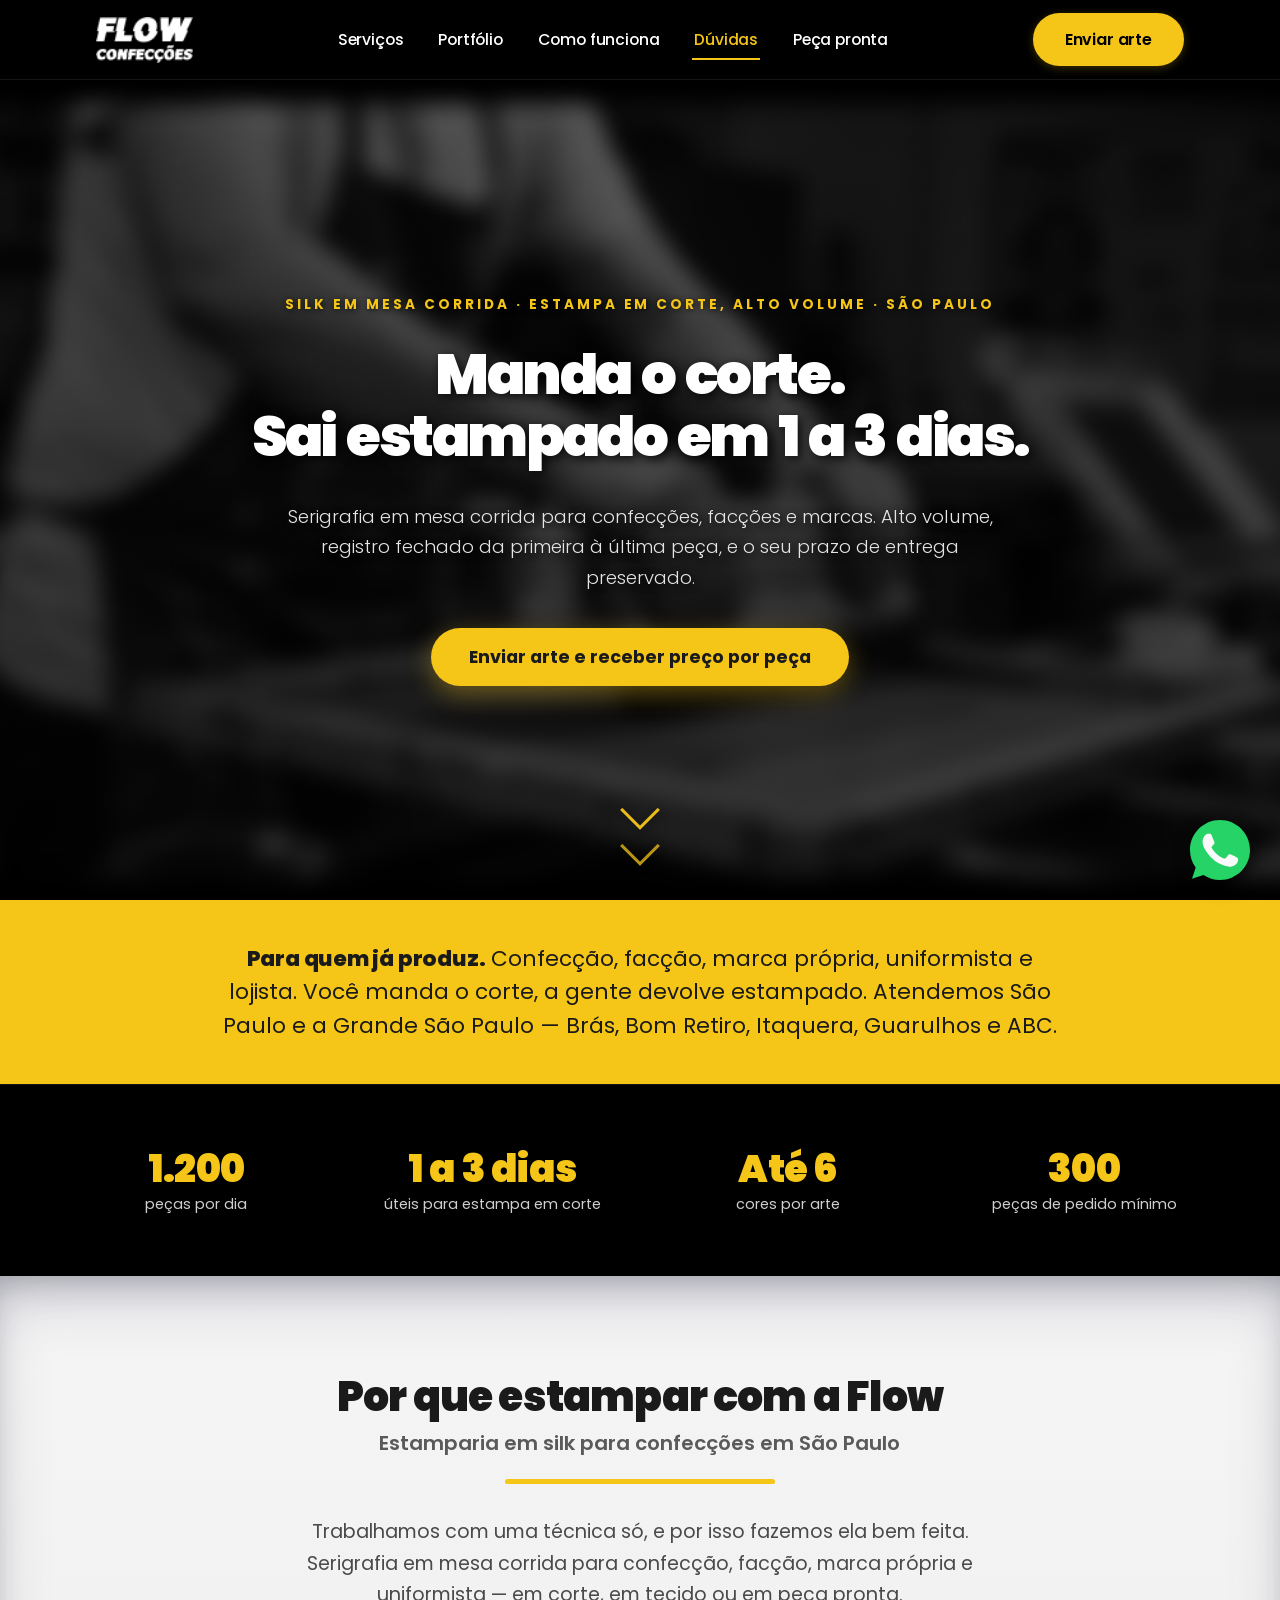
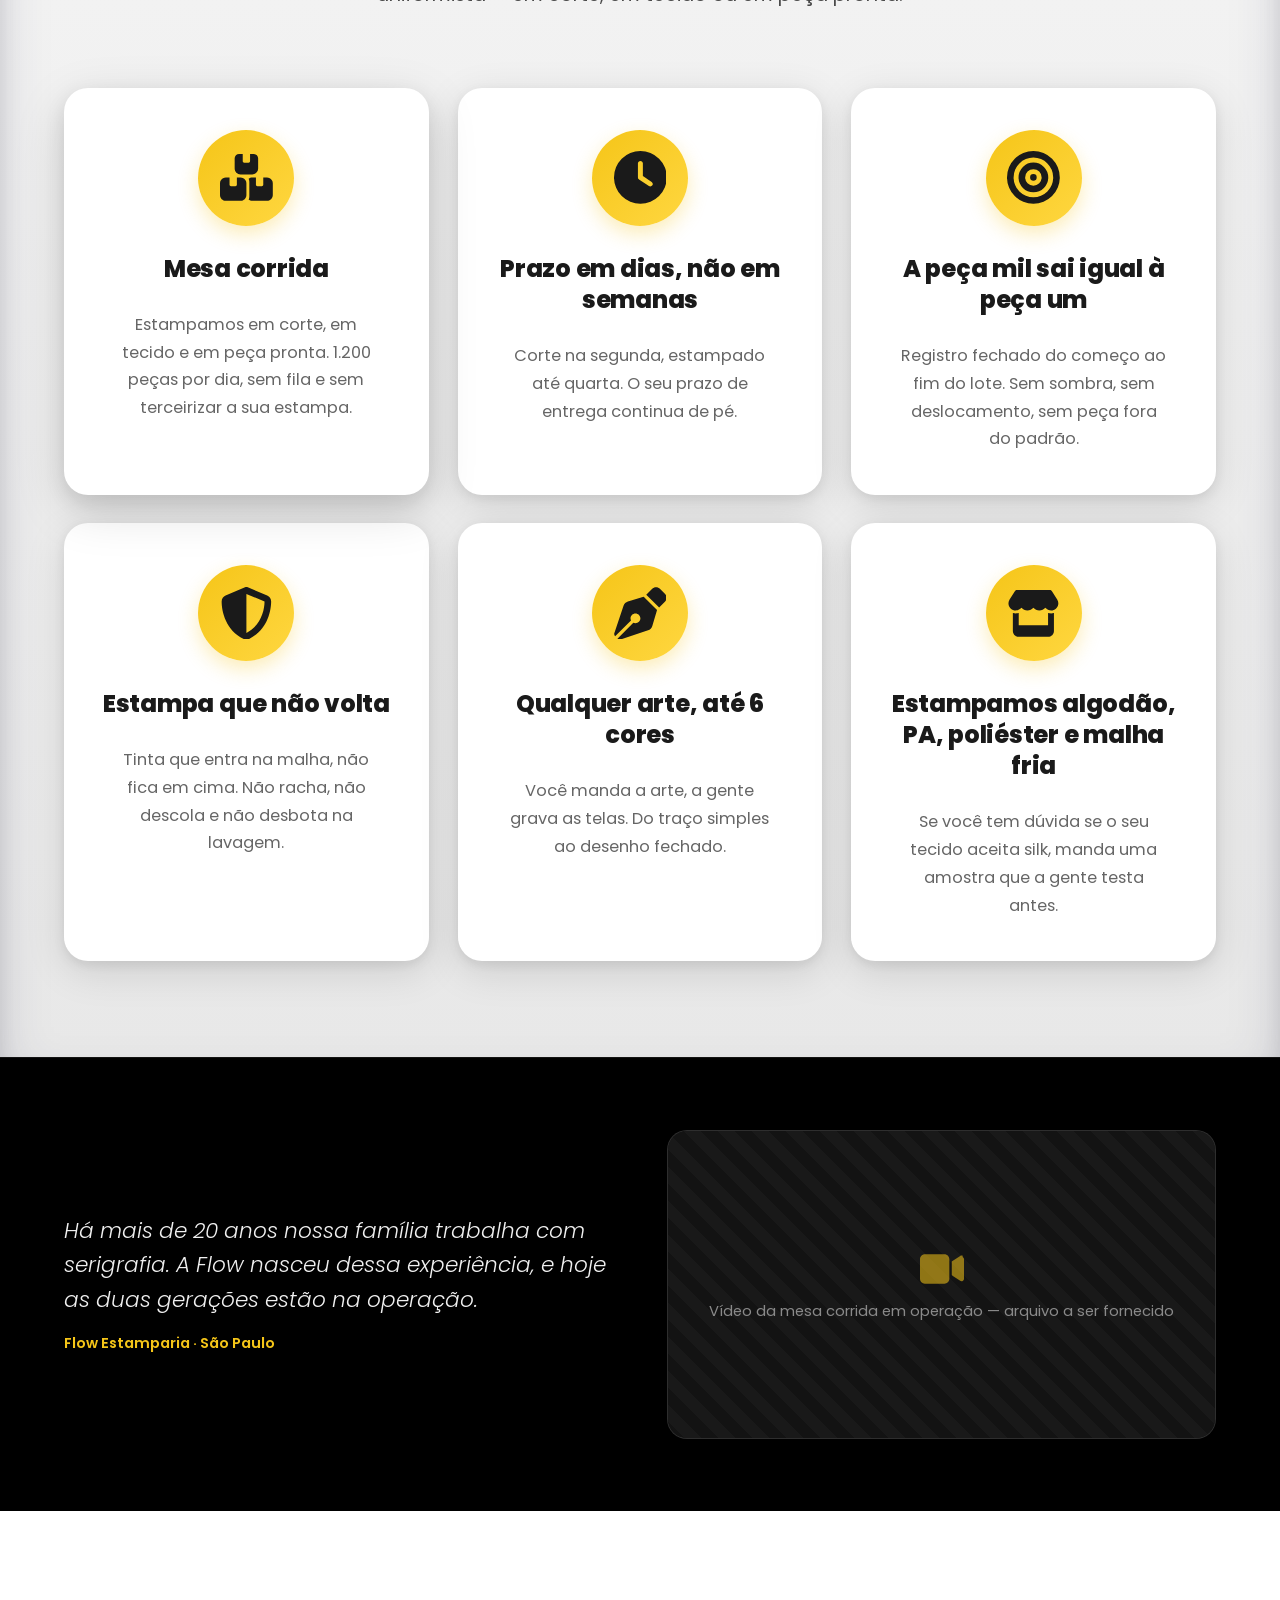
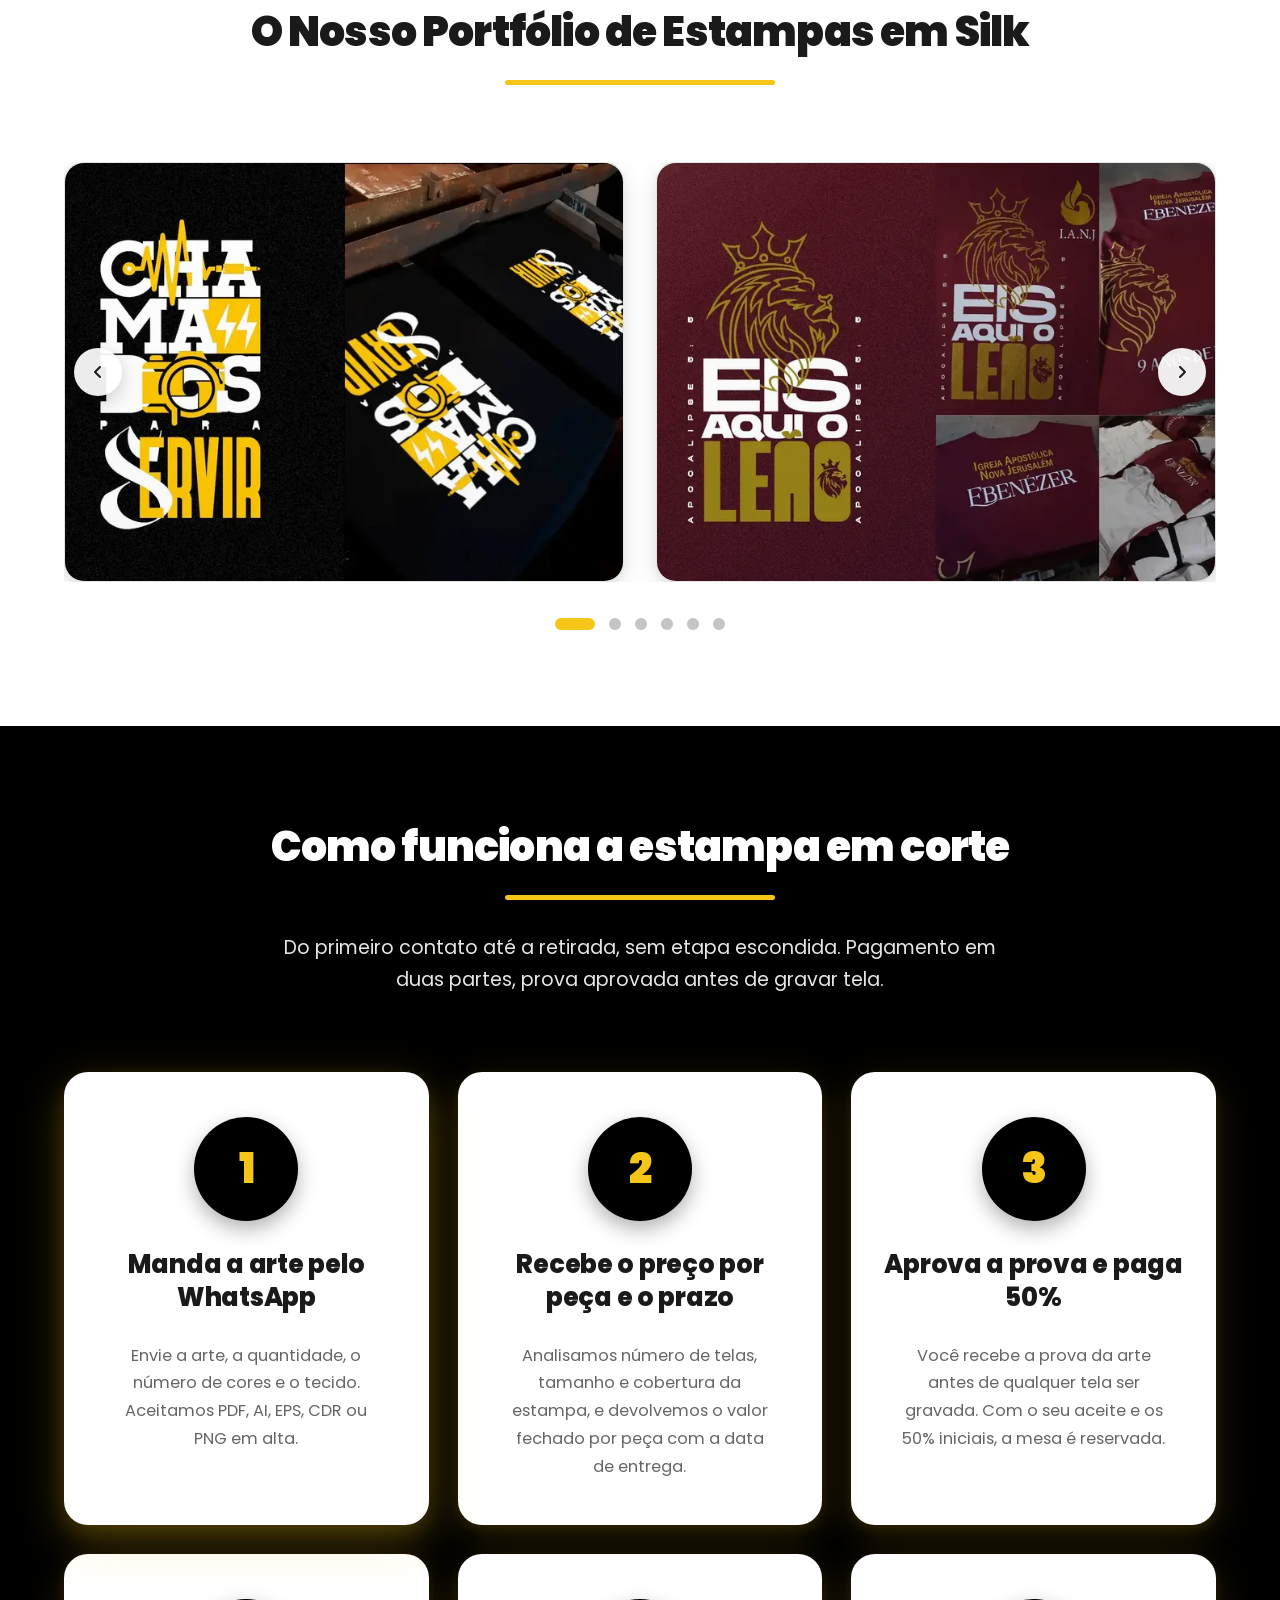
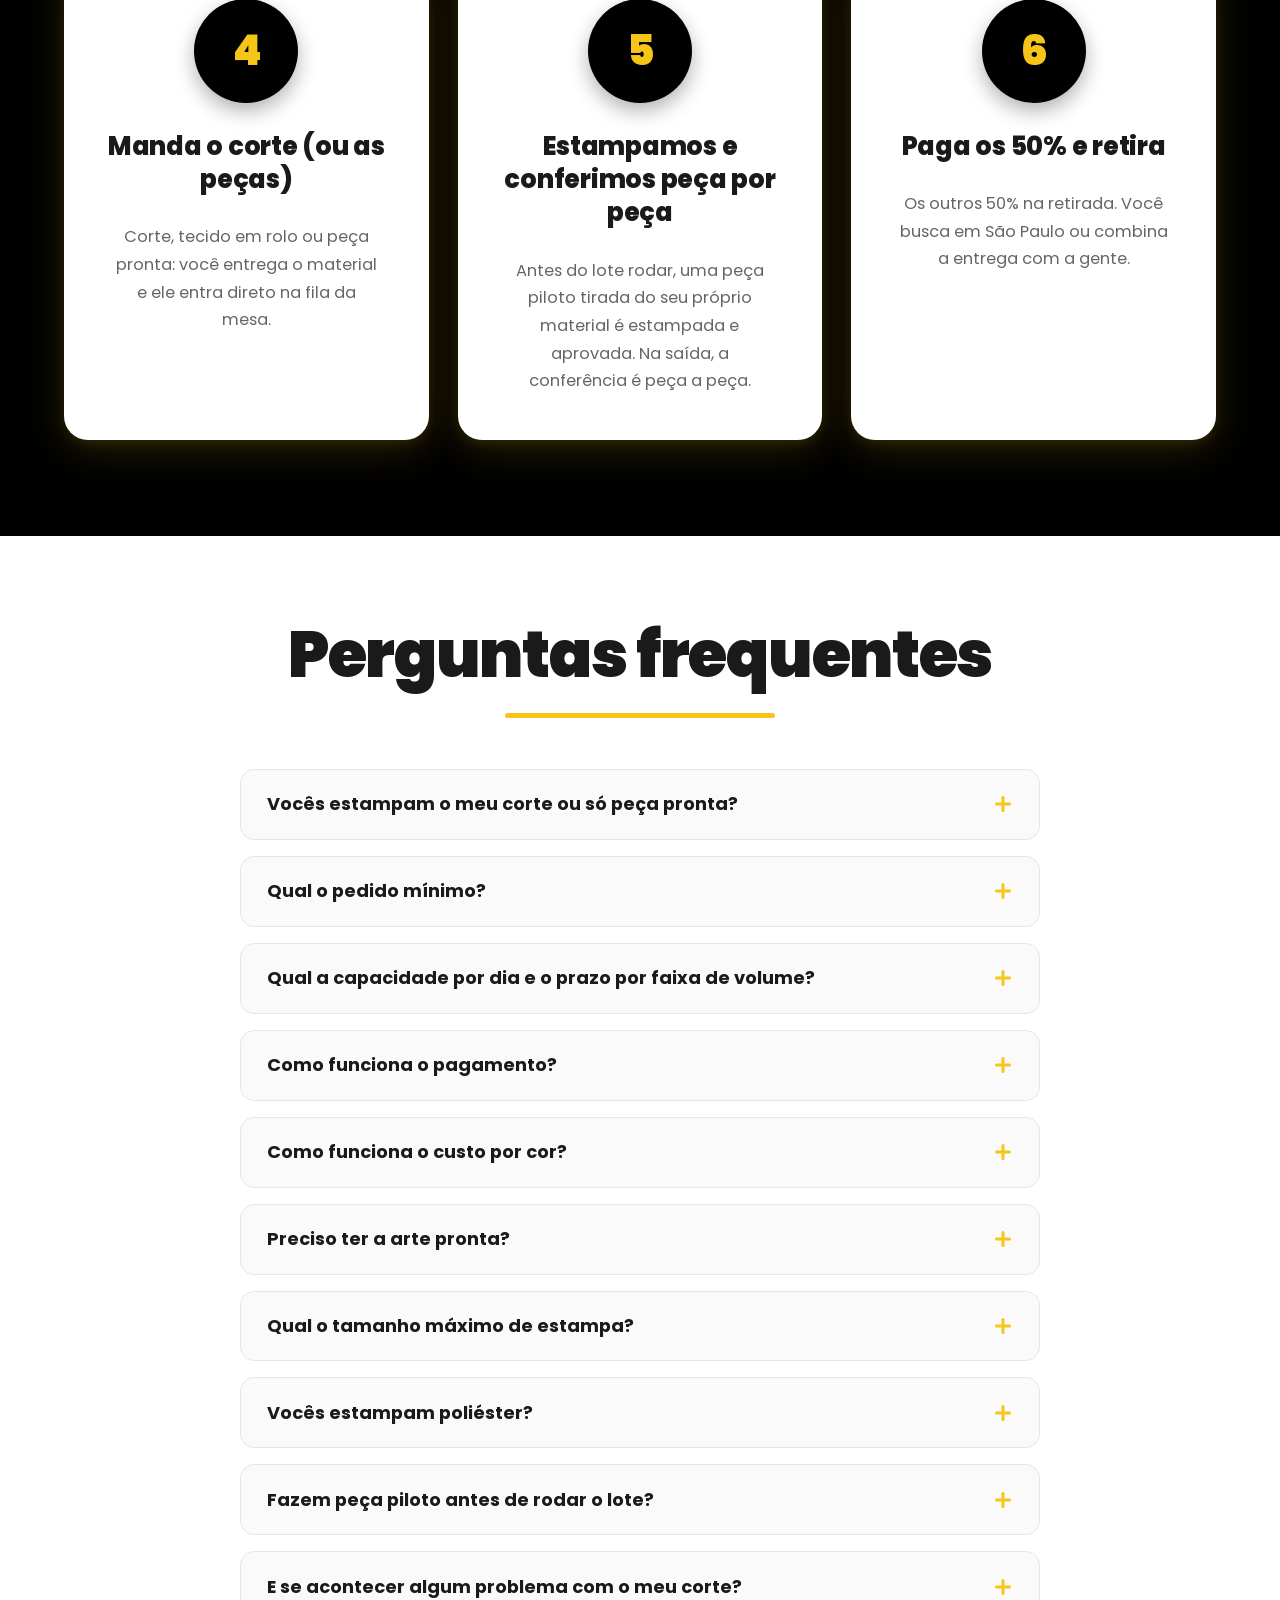
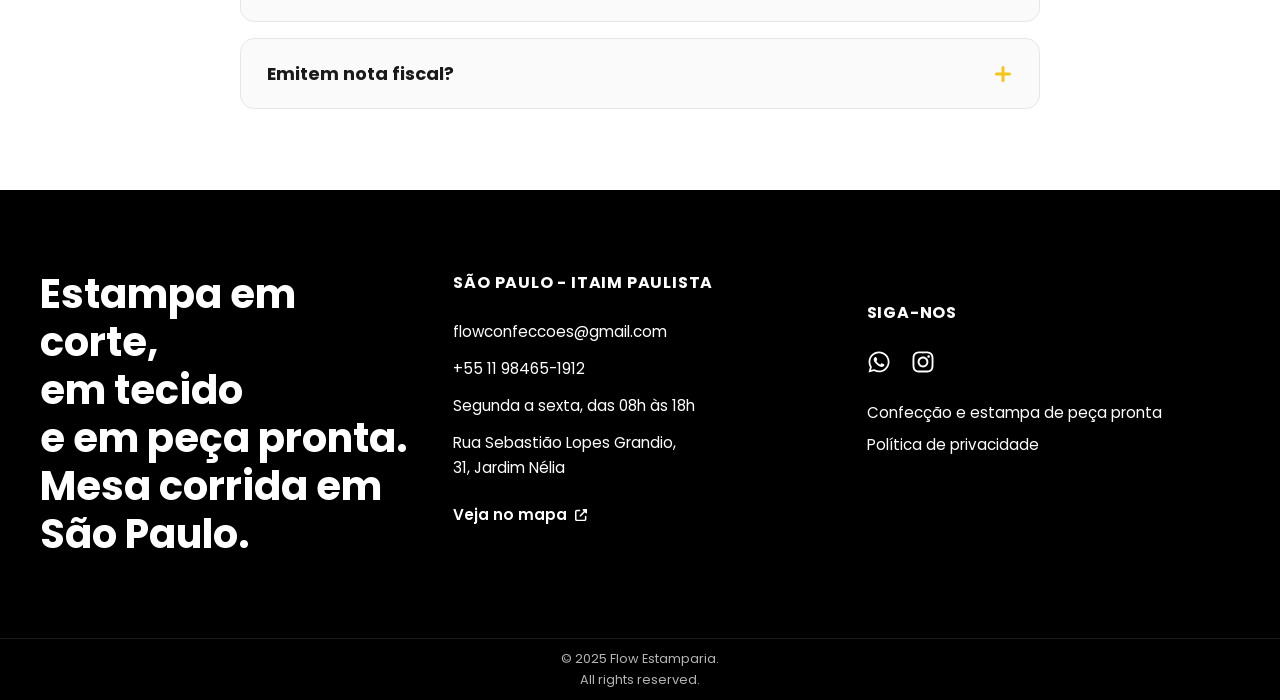
<file: index.html>
<!DOCTYPE html><html lang="pt-BR"><head>
    <meta charset="UTF-8">
    <meta name="viewport" content="width=device-width, initial-scale=1.0">

    <!-- Fonte Poppins via link (substitui o @import, que serializava o download) -->
    <link rel="preconnect" href="https://fonts.googleapis.com">
    <link rel="preconnect" href="https://fonts.gstatic.com" crossorigin>
    <link rel="stylesheet" href="https://fonts.googleapis.com/css2?family=Poppins:wght@300;400;600;700;800;900&display=swap">

    <!-- Preload do LCP (imagem de fundo do hero) -->
    <link rel="preload" as="image" href="images/hero-silk.webp">

    <title>Estamparia em Silk para Confecções | Estampa em Corte e Alto Volume | Flow</title>
    <meta name="description" content="Serigrafia em mesa corrida para confecções, facções e marcas. Estampa em corte, em tecido e em peça pronta. Alto volume com prazo de 1 a 3 dias úteis. São Paulo.">
    <link rel="canonical" href="https://flowestamparia.com/">
    <link rel="icon" type="image/png" href="images/logo.png">

    <!-- Open Graph -->
    <meta property="og:title" content="Estamparia em Silk para Confecções | Estampa em Corte e Alto Volume | Flow">
    <meta property="og:description" content="Serigrafia em mesa corrida para confecções, facções e marcas. Estampa em corte, em tecido e em peça pronta. Alto volume com prazo de 1 a 3 dias úteis. São Paulo.">
    <meta property="og:image" content="https://flowestamparia.com/images/hero-silk.webp">
    <meta property="og:url" content="https://flowestamparia.com/">
    <meta property="og:type" content="website">
    <meta property="og:locale" content="pt_BR">

    <!-- Google Tag (gtag.js) — DESATIVADO ATÉ OS IDs EXISTIREM.
         Com o placeholder no lugar do ID, o navegador faz uma requisição 404 a
         cada pageview e nada é medido. Para ativar: substitua os dois tokens
         abaixo pelos IDs reais e remova este comentário.
         [[PREENCHER: GA4_ID]]  ·  [[PREENCHER: GOOGLE_ADS_ID]]

    <script async src="https://www.googletagmanager.com/gtag/js?id=GA4_ID"></script>
    <script>
        window.dataLayer = window.dataLayer || [];
        function gtag(){dataLayer.push(arguments);}
        gtag('js', new Date());
        gtag('config', 'GA4_ID');
        gtag('config', 'GOOGLE_ADS_ID');
    </script>
    -->

    <link rel="stylesheet" href="css/global.css">
    <link rel="stylesheet" href="css/header.css">
    <link rel="stylesheet" href="css/hero.css">
    <link rel="stylesheet" href="css/audience.css">
    <link rel="stylesheet" href="css/facts.css">
    <link rel="stylesheet" href="css/heritage.css">
    <link rel="stylesheet" href="css/services.css">
    <link rel="stylesheet" href="css/portfolio.css">
    <link rel="stylesheet" href="css/process.css">
    <link rel="stylesheet" href="css/faq.css">
    <link rel="stylesheet" href="css/buttons.css">
    <link rel="stylesheet" href="css/modal.css">
    <link rel="stylesheet" href="css/footer.css">
</head>
<body>
    <header class="header">
        <div class="header-container">
            <div class="logo">
                <img src="images/logo.png" alt="Flow Estamparia" class="logo-img" width="76" height="36" decoding="async">
            </div>
            <nav class="header-nav" aria-label="Navegação principal">
                <a href="#services" class="header-nav-link">Serviços</a>
                <a href="#portfolio" class="header-nav-link">Portfólio</a>
                <a href="#process" class="header-nav-link">Como funciona</a>
                <a href="#faq" class="header-nav-link">Dúvidas</a>
                <a href="/confeccao" class="header-nav-link">Peça pronta</a>
            </nav>
            <button type="button" class="btn-orcamento" data-open-briefing-modal data-wa-origin="home-header" data-wa-msg="Olá! Quero estampar em corte. Vou enviar a arte.">
                Enviar arte
            </button>
        </div>
    </header>

    <section class="hero">
        <div class="hero-container">
            <p class="hero-kicker">Silk em mesa corrida · Estampa em corte, Alto volume · São Paulo</p>
            <!-- Alternativas de H1 para teste A/B:
                 A) Manda o corte. Sai estampado em 1 a 3 dias.
                 B) Estampamos o seu corte. Mesa corrida, alto volume, prazo em dias.
                 C) Silk em mesa corrida. Alto volume, registro fechado, prazo em dias.
            -->
            <h1 class="hero-title">Manda o corte.<br>Sai estampado em 1 a 3 dias.</h1>
            <p class="hero-subtitle">Serigrafia em mesa corrida para confecções, facções e marcas. Alto volume, registro fechado da primeira à última peça, e o seu prazo de entrega preservado.</p>
            <button type="button" class="btn-pill hero-cta" data-open-briefing-modal data-wa-origin="home-hero" data-wa-msg="Olá! Quero estampar em corte. Vou enviar a arte.">
                Enviar arte e receber preço por peça
            </button>
        </div>

        <div class="scroll-indicator">
            <div class="arrow arrow-1"></div>
            <div class="arrow arrow-2"></div>
        </div>
    </section>

    <section class="audience" id="audience">
        <div class="audience-container">
            <p class="audience-text"><strong>Para quem já produz.</strong> Confecção, facção, marca própria, uniformista e lojista. Você manda o corte, a gente devolve estampado. Atendemos São Paulo e a Grande São Paulo — Brás, Bom Retiro, Itaquera, Guarulhos e ABC.</p>
        </div>
    </section>

    <section class="facts" id="facts">
        <div class="facts-container">
            <div class="facts-grid">
                <div class="fact-item">
                    <span class="fact-number">1.200</span>
                    <span class="fact-label">peças por dia</span>
                </div>
                <div class="fact-item">
                    <span class="fact-number">1 a 3 dias</span>
                    <span class="fact-label">úteis para estampa em corte</span>
                </div>
                <div class="fact-item">
                    <span class="fact-number">Até 6</span>
                    <span class="fact-label">cores por arte</span>
                </div>
                <div class="fact-item">
                    <span class="fact-number">300</span>
                    <span class="fact-label">peças de pedido mínimo</span>
                </div>
            </div>
        </div>
    </section>

    <section class="services" id="services">
        <div class="services-container">
            <h2 class="services-title">Por que estampar com a Flow<span class="services-title-kw">Estamparia em silk para confecções em São Paulo</span></h2>
            <div class="services-title-underline"></div>
            <p class="services-description">
                Trabalhamos com uma técnica só, e por isso fazemos ela bem feita. Serigrafia em mesa corrida para confecção, facção, marca própria e uniformista — em corte, em tecido ou em peça pronta.
            </p>

            <div class="carousel-wrapper">
                <div class="carousel" id="servicesCarousel">
                    <div class="carousel-track">
                        <!-- Card 1 -->
                        <div class="service-card active" data-index="0">
                            <div class="service-icon">
                                <svg viewBox="0 0 576 512" fill="currentColor" aria-hidden="true" focusable="false"><path d="M248 0L208 0c-26.5 0-48 21.5-48 48l0 112c0 35.3 28.7 64 64 64l128 0c35.3 0 64-28.7 64-64l0-112c0-26.5-21.5-48-48-48L328 0l0 80c0 8.8-7.2 16-16 16l-48 0c-8.8 0-16-7.2-16-16l0-80zM64 256c-35.3 0-64 28.7-64 64L0 448c0 35.3 28.7 64 64 64l160 0c35.3 0 64-28.7 64-64l0-128c0-35.3-28.7-64-64-64l-40 0 0 80c0 8.8-7.2 16-16 16l-48 0c-8.8 0-16-7.2-16-16l0-80-40 0zM352 512l160 0c35.3 0 64-28.7 64-64l0-128c0-35.3-28.7-64-64-64l-40 0 0 80c0 8.8-7.2 16-16 16l-48 0c-8.8 0-16-7.2-16-16l0-80-40 0c-15 0-28.8 5.1-39.7 13.8c4.9 10.4 7.7 22 7.7 34.2l0 160c0 12.2-2.8 23.8-7.7 34.2C323.2 506.9 337 512 352 512z"/></svg>
                            </div>
                            <h3 class="service-card-title">Mesa corrida</h3>
                            <p class="service-card-description">
                                Estampamos em corte, em tecido e em peça pronta. 1.200 peças por dia, sem fila e sem terceirizar a sua estampa.
                            </p>
                        </div>

                        <!-- Card 2 -->
                        <div class="service-card" data-index="1">
                            <div class="service-icon">
                                <svg viewBox="0 0 512 512" fill="currentColor" aria-hidden="true" focusable="false"><path d="M256 0a256 256 0 1 1 0 512A256 256 0 1 1 256 0zM232 120l0 136c0 8 4 15.5 10.7 20l96 64c11 7.4 25.9 4.4 33.3-6.7s4.4-25.9-6.7-33.3L280 243.2 280 120c0-13.3-10.7-24-24-24s-24 10.7-24 24z"/></svg>
                            </div>
                            <h3 class="service-card-title">Prazo em dias, não em semanas</h3>
                            <p class="service-card-description">
                                Corte na segunda, estampado até quarta. O seu prazo de entrega continua de pé.
                            </p>
                        </div>

                        <!-- Card 3 -->
                        <div class="service-card" data-index="2">
                            <div class="service-icon">
                                <svg viewBox="0 0 512 512" fill="currentColor" aria-hidden="true" focusable="false"><path d="M448 256A192 192 0 1 0 64 256a192 192 0 1 0 384 0zM0 256a256 256 0 1 1 512 0A256 256 0 1 1 0 256zm256 80a80 80 0 1 0 0-160 80 80 0 1 0 0 160zm0-224a144 144 0 1 1 0 288 144 144 0 1 1 0-288zM224 256a32 32 0 1 1 64 0 32 32 0 1 1 -64 0z"/></svg>
                            </div>
                            <h3 class="service-card-title">A peça mil sai igual à peça um</h3>
                            <p class="service-card-description">
                                Registro fechado do começo ao fim do lote. Sem sombra, sem deslocamento, sem peça fora do padrão.
                            </p>
                        </div>

                        <!-- Card 4 -->
                        <div class="service-card" data-index="3">
                            <div class="service-icon">
                                <svg viewBox="0 0 512 512" fill="currentColor" aria-hidden="true" focusable="false"><path d="M256 0c4.6 0 9.2 1 13.4 2.9L457.7 82.8c22 9.3 38.4 31 38.3 57.2c-.5 99.2-41.3 280.7-213.6 363.2c-16.7 8-36.1 8-52.8 0C57.3 420.7 16.5 239.2 16 140c-.1-26.2 16.3-47.9 38.3-57.2L242.7 2.9C246.8 1 251.4 0 256 0zm0 66.8l0 378.1C394 378 431.1 230.1 432 141.4L256 66.8s0 0 0 0z"/></svg>
                            </div>
                            <h3 class="service-card-title">Estampa que não volta</h3>
                            <p class="service-card-description">
                                Tinta que entra na malha, não fica em cima. Não racha, não descola e não desbota na lavagem.
                            </p>
                        </div>

                        <!-- Card 5 -->
                        <div class="service-card" data-index="4">
                            <div class="service-icon">
                                <svg viewBox="0 0 512 512" fill="currentColor" aria-hidden="true" focusable="false"><path d="M368.4 18.3L312.7 74.1 437.9 199.3l55.7-55.7c21.9-21.9 21.9-57.3 0-79.2L447.6 18.3c-21.9-21.9-57.3-21.9-79.2 0zM288 94.6l-9.2 2.8L134.7 140.6c-19.9 6-35.7 21.2-42.3 41L3.8 445.8c-3.8 11.3-1 23.9 7.3 32.4L164.7 324.7c-3-6.3-4.7-13.3-4.7-20.7c0-26.5 21.5-48 48-48s48 21.5 48 48s-21.5 48-48 48c-7.4 0-14.4-1.7-20.7-4.7L33.7 500.9c8.6 8.3 21.1 11.2 32.4 7.3l264.3-88.6c19.7-6.6 35-22.4 41-42.3l43.2-144.1 2.7-9.2L288 94.6z"/></svg>
                            </div>
                            <h3 class="service-card-title">Qualquer arte, até 6 cores</h3>
                            <p class="service-card-description">
                                Você manda a arte, a gente grava as telas. Do traço simples ao desenho fechado.
                            </p>
                        </div>

                        <!-- Card 6 -->
                        <div class="service-card" data-index="5">
                            <div class="service-icon">
                                <svg viewBox="0 0 576 512" fill="currentColor" aria-hidden="true" focusable="false"><path d="M547.6 103.8L490.3 13.1C485.2 5 476.1 0 466.4 0L109.6 0C99.9 0 90.8 5 85.7 13.1L28.3 103.8c-29.6 46.8-3.4 111.9 51.9 119.4c4 .5 8.1 .8 12.1 .8c26.1 0 49.3-11.4 65.2-29c15.9 17.6 39.1 29 65.2 29c26.1 0 49.3-11.4 65.2-29c15.9 17.6 39.1 29 65.2 29c26.2 0 49.3-11.4 65.2-29c16 17.6 39.1 29 65.2 29c4.1 0 8.1-.3 12.1-.8c55.5-7.4 81.8-72.5 52.1-119.4zM499.7 254.9c0 0 0 0-.1 0c-5.3 .7-10.7 1.1-16.2 1.1c-12.4 0-24.3-1.9-35.4-5.3L448 384l-320 0 0-133.4c-11.2 3.5-23.2 5.4-35.6 5.4c-5.5 0-11-.4-16.3-1.1l-.1 0c-4.1-.6-8.1-1.3-12-2.3L64 384l0 64c0 35.3 28.7 64 64 64l320 0c35.3 0 64-28.7 64-64l0-64 0-131.4c-4 1-8 1.8-12.3 2.3z"/></svg>
                            </div>
                            <h3 class="service-card-title">Estampamos algodão, PA, poliéster e malha fria</h3>
                            <p class="service-card-description">
                                Se você tem dúvida se o seu tecido aceita silk, manda uma amostra que a gente testa antes.
                            </p>
                        </div>
                    </div>
                </div>

                <div class="carousel-bullets" id="carouselBullets">
                    <button type="button" class="bullet active" data-index="0" aria-label="Card 1"></button>
                    <button type="button" class="bullet" data-index="1" aria-label="Card 2"></button>
                    <button type="button" class="bullet" data-index="2" aria-label="Card 3"></button>
                    <button type="button" class="bullet" data-index="3" aria-label="Card 4"></button>
                    <button type="button" class="bullet" data-index="4" aria-label="Card 5"></button>
                    <button type="button" class="bullet" data-index="5" aria-label="Card 6"></button>
                </div>
            </div>
        </div>
    </section>

    <section class="heritage" id="heritage">
        <div class="heritage-container">
            <div class="heritage-body">
                <p class="heritage-text">
                    Há mais de 20 anos nossa família trabalha com serigrafia. A Flow nasceu dessa experiência, e hoje as duas gerações estão na operação.
                    <span class="heritage-signature">Flow Estamparia · São Paulo</span>
                </p>
            </div>

            <!-- PLACEHOLDER DE MÍDIA — vídeo curto da mesa corrida em operação.
                 Entregar: MP4 (H.264), 1920x1080, proporção 16:9, 8 a 15 segundos, sem áudio, até ~3 MB.
                 Poster: JPG ou WEBP, 1920x1080, mesmo enquadramento do primeiro frame.
                 Para ativar: descomentar o <source>, adicionar poster="images/mesa-corrida-poster.webp"
                 e o atributo autoplay no <video>, e remover o bloco .heritage-placeholder abaixo. -->
            <div class="heritage-media">
                <video class="heritage-video" muted loop playsinline width="1920" height="1080" aria-label="Mesa corrida da Flow em operação">
                    <!-- <source src="images/mesa-corrida.mp4" type="video/mp4"> -->
                </video>
                <div class="heritage-placeholder">
                    <svg viewBox="0 0 576 512" fill="currentColor" aria-hidden="true" focusable="false"><path d="M0 128C0 92.7 28.7 64 64 64l256 0c35.3 0 64 28.7 64 64l0 256c0 35.3-28.7 64-64 64L64 448c-35.3 0-64-28.7-64-64L0 128zM559.1 99.8c10.4 5.6 16.9 16.4 16.9 28.2l0 256c0 11.8-6.5 22.6-16.9 28.2s-23 5-32.9-1.6l-96-64L416 336l0-16.9 0-128L416 176l0-16.9 14.2-9.5 96-64c9.8-6.5 22.4-7.2 32.9-1.6z"/></svg>
                    <span>Vídeo da mesa corrida em operação — arquivo a ser fornecido</span>
                </div>
            </div>
        </div>
    </section>

    <section class="portfolio" id="portfolio">
        <div class="portfolio-container">
            <h2 class="portfolio-title">O Nosso Portfólio de Estampas em Silk</h2>
            <div class="portfolio-title-underline"></div>

            <div class="portfolio-carousel-wrapper">
                <div class="portfolio-carousel" id="portfolioCarousel">
                    <button type="button" class="portfolio-arrow portfolio-prev" aria-label="Projeto anterior">
                        <svg viewBox="0 0 320 512" fill="currentColor" aria-hidden="true" focusable="false"><path d="M41.4 233.4c-12.5 12.5-12.5 32.8 0 45.3l160 160c12.5 12.5 32.8 12.5 45.3 0s12.5-32.8 0-45.3L109.3 256 246.6 118.6c12.5-12.5 12.5-32.8 0-45.3s-32.8-12.5-45.3 0l-160 160z"/></svg>
                    </button>
                    <button type="button" class="portfolio-arrow portfolio-next" aria-label="Próximo projeto">
                        <svg viewBox="0 0 320 512" fill="currentColor" aria-hidden="true" focusable="false"><path d="M278.6 233.4c12.5 12.5 12.5 32.8 0 45.3l-160 160c-12.5 12.5-32.8 12.5-45.3 0s-12.5-32.8 0-45.3L210.7 256 73.4 118.6c-12.5-12.5-12.5-32.8 0-45.3s32.8-12.5 45.3 0l160 160z"/></svg>
                    </button>
                    <div class="portfolio-track">
                        <!-- Slide 1 -->
                        <div class="portfolio-slide active" data-index="0">
                            <figure class="portfolio-figure">
                                <div class="portfolio-image-box">
                                    <img src="images/portfolio-01.webp" srcset="images/portfolio-01-800w.webp 800w, images/portfolio-01.webp 1544w" sizes="(max-width: 768px) 100vw, (max-width: 1200px) 50vw, 600px" alt="Camisetas pretas estampadas em silk com a arte &quot;Chamados para servir&quot; em branco e amarelo, sobre a mesa corrida" class="portfolio-img" width="1600" height="900" loading="lazy" decoding="async">
                                </div>                            </figure>
                            <figure class="portfolio-figure">
                                <div class="portfolio-image-box">
                                    <img src="images/portfolio-02.webp" srcset="images/portfolio-02-800w.webp 800w, images/portfolio-02.webp 1544w" sizes="(max-width: 768px) 100vw, (max-width: 1200px) 50vw, 600px" alt="Lote de camisetas bordô estampadas em dourado e branco para a Igreja Apostólica Nova Jerusalém, já conferidas e embaladas" class="portfolio-img" width="1600" height="900" loading="lazy" decoding="async">
                                </div>                            </figure>
                        </div>

                        <!-- Slide 2 -->
                        <div class="portfolio-slide" data-index="1">
                            <figure class="portfolio-figure">
                                <div class="portfolio-image-box">
                                    <img src="images/portfolio-03.webp" srcset="images/portfolio-03-800w.webp 800w, images/portfolio-03.webp 1544w" sizes="(max-width: 768px) 100vw, (max-width: 1200px) 50vw, 600px" alt="Estampa em corte: peças de malha preta ainda cortadas, estampadas em branco com a arte &quot;Uma igreja para pertencer&quot;, abertas na mesa corrida" class="portfolio-img" width="1600" height="900" loading="lazy" decoding="async">
                                </div>                            </figure>
                            <figure class="portfolio-figure">
                                <div class="portfolio-image-box">
                                    <img src="images/portfolio-04.webp" srcset="images/portfolio-04-800w.webp 800w, images/portfolio-04.webp 1544w" sizes="(max-width: 768px) 100vw, (max-width: 1200px) 50vw, 600px" alt="Camisas polo rosa estampadas em azul com o brasão da Pastoral Familiar Brasil, empilhadas ao fim da produção" class="portfolio-img" width="1600" height="900" loading="lazy" decoding="async">
                                </div>                            </figure>
                        </div>

                        <!-- Slide 3 -->
                        <div class="portfolio-slide" data-index="2">
                            <figure class="portfolio-figure">
                                <div class="portfolio-image-box">
                                    <img src="images/portfolio-05.webp" srcset="images/portfolio-05-800w.webp 800w, images/portfolio-05.webp 1544w" sizes="(max-width: 768px) 100vw, (max-width: 1200px) 50vw, 600px" alt="Camiseta preta com estampa dourada do Encontro de Casais com Cristo, mostrando o acabamento da tinta metálica sobre malha escura" class="portfolio-img" width="1600" height="900" loading="lazy" decoding="async">
                                </div>                            </figure>
                            <figure class="portfolio-figure">
                                <div class="portfolio-image-box">
                                    <img src="images/portfolio-06.webp" srcset="images/portfolio-06-800w.webp 800w, images/portfolio-06.webp 1544w" sizes="(max-width: 768px) 100vw, (max-width: 1200px) 50vw, 600px" alt="Estampa em corte de regatas em quatro cores de malha — marinho, cinza, vermelho e azul claro — com a mesma arte registrada peça a peça na mesa corrida" class="portfolio-img" width="1600" height="900" loading="lazy" decoding="async">
                                </div>                            </figure>
                        </div>

                        <!-- Slide 4 -->
                        <div class="portfolio-slide" data-index="3">
                            <figure class="portfolio-figure">
                                <div class="portfolio-image-box">
                                    <img src="images/portfolio-07.webp" srcset="images/portfolio-07-800w.webp 800w, images/portfolio-07.webp 1544w" sizes="(max-width: 768px) 100vw, (max-width: 1200px) 50vw, 600px" alt="Camisetas pretas estampadas em silk com o logo vermelho e branco da Adega do Nenê, ao lado da arte original usada na tela" class="portfolio-img" width="1544" height="1000" loading="lazy" decoding="async">
                                </div>                            </figure>
                            <figure class="portfolio-figure">
                                <div class="portfolio-image-box">
                                    <img src="images/portfolio-08.webp" srcset="images/portfolio-08-800w.webp 800w, images/portfolio-08.webp 1544w" sizes="(max-width: 768px) 100vw, (max-width: 1200px) 50vw, 600px" alt="Peças pretas estampadas em amarelo e branco com a identidade da Decato Ambientes Planejados, ainda na mesa corrida sob a estufa" class="portfolio-img" width="1544" height="1000" loading="lazy" decoding="async">
                                </div>                            </figure>
                        </div>

                        <!-- Slide 5 -->
                        <div class="portfolio-slide" data-index="4">
                            <figure class="portfolio-figure">
                                <div class="portfolio-image-box">
                                    <img src="images/portfolio-09.webp" srcset="images/portfolio-09-800w.webp 800w, images/portfolio-09.webp 1544w" sizes="(max-width: 768px) 100vw, (max-width: 1200px) 50vw, 600px" alt="Estampa em corte: partes de malha preta com o logo azul e branco da JEV Climatização &amp; Refrigeração, ao lado da arte original" class="portfolio-img" width="1544" height="1000" loading="lazy" decoding="async">
                                </div>                            </figure>
                            <figure class="portfolio-figure">
                                <div class="portfolio-image-box">
                                    <img src="images/portfolio-10.webp" srcset="images/portfolio-10-800w.webp 800w, images/portfolio-10.webp 1544w" sizes="(max-width: 768px) 100vw, (max-width: 1200px) 50vw, 600px" alt="Camiseta preta com estampa colorida da arte &quot;US Teimoso 11AM&quot;, comparada lado a lado com o arquivo original" class="portfolio-img" width="1544" height="1000" loading="lazy" decoding="async">
                                </div>                            </figure>
                        </div>

                        <!-- Slide 6 -->
                        <div class="portfolio-slide" data-index="5">
                            <figure class="portfolio-figure">
                                <div class="portfolio-image-box">
                                    <img src="images/portfolio-11.webp" srcset="images/portfolio-11-800w.webp 800w, images/portfolio-11.webp 1544w" sizes="(max-width: 768px) 100vw, (max-width: 1200px) 50vw, 600px" alt="Lote de camisetas pretas estampadas em laranja e branco para a Borracharia MPR, empilhadas ao fim da produção" class="portfolio-img" width="1544" height="1000" loading="lazy" decoding="async">
                                </div>                            </figure>
                            <figure class="portfolio-figure">
                                <div class="portfolio-image-box">
                                    <img src="images/portfolio-12.webp" srcset="images/portfolio-12-800w.webp 800w, images/portfolio-12.webp 1544w" sizes="(max-width: 768px) 100vw, (max-width: 1200px) 50vw, 600px" alt="Camiseta preta com estampa em cinza e amarelo da RG Móveis Planejados e Estofados, ao lado da arte original com os contatos" class="portfolio-img" width="1544" height="1000" loading="lazy" decoding="async">
                                </div>                            </figure>
                        </div>
                    </div>
                </div>

                <div class="portfolio-bullets" id="portfolioBullets">
                    <button type="button" class="bullet active" data-index="0" aria-label="Portfólio 1"></button>
                    <button type="button" class="bullet" data-index="1" aria-label="Portfólio 2"></button>
                    <button type="button" class="bullet" data-index="2" aria-label="Portfólio 3"></button>
                    <button type="button" class="bullet" data-index="3" aria-label="Portfólio 4"></button>
                    <button type="button" class="bullet" data-index="4" aria-label="Portfólio 5"></button>
                    <button type="button" class="bullet" data-index="5" aria-label="Portfólio 6"></button>
                </div>
            </div>
        </div>
    </section>

    <section class="process" id="process">
        <div class="process-container">
            <h2 class="process-title">Como funciona a estampa em corte</h2>
            <div class="process-title-underline"></div>
            <p class="process-description">
                Do primeiro contato até a retirada, sem etapa escondida. Pagamento em duas partes, prova aprovada antes de gravar tela.
            </p>

            <div class="process-carousel-wrapper">
                <div class="process-carousel" id="processCarousel">
                    <div class="process-track">
                        <!-- Passo 1 -->
                        <div class="process-card active" data-index="0">
                            <div class="process-icon">
                                <span class="process-step-number" aria-hidden="true">1</span>
                            </div>
                            <h3 class="process-card-title">Manda a arte pelo WhatsApp</h3>
                            <p class="process-card-description">
                                Envie a arte, a quantidade, o número de cores e o tecido. Aceitamos PDF, AI, EPS, CDR ou PNG em alta.
                            </p>
                        </div>

                        <!-- Passo 2 -->
                        <div class="process-card" data-index="1">
                            <div class="process-icon">
                                <span class="process-step-number" aria-hidden="true">2</span>
                            </div>
                            <h3 class="process-card-title">Recebe o preço por peça e o prazo</h3>
                            <p class="process-card-description">
                                Analisamos número de telas, tamanho e cobertura da estampa, e devolvemos o valor fechado por peça com a data de entrega.
                            </p>
                        </div>

                        <!-- Passo 3 -->
                        <div class="process-card" data-index="2">
                            <div class="process-icon">
                                <span class="process-step-number" aria-hidden="true">3</span>
                            </div>
                            <h3 class="process-card-title">Aprova a prova e paga 50%</h3>
                            <p class="process-card-description">
                                Você recebe a prova da arte antes de qualquer tela ser gravada. Com o seu aceite e os 50% iniciais, a mesa é reservada.
                            </p>
                        </div>

                        <!-- Passo 4 -->
                        <div class="process-card" data-index="3">
                            <div class="process-icon">
                                <span class="process-step-number" aria-hidden="true">4</span>
                            </div>
                            <h3 class="process-card-title">Manda o corte (ou as peças)</h3>
                            <p class="process-card-description">
                                Corte, tecido em rolo ou peça pronta: você entrega o material e ele entra direto na fila da mesa.
                            </p>
                        </div>

                        <!-- Passo 5 -->
                        <div class="process-card" data-index="4">
                            <div class="process-icon">
                                <span class="process-step-number" aria-hidden="true">5</span>
                            </div>
                            <h3 class="process-card-title">Estampamos e conferimos peça por peça</h3>
                            <p class="process-card-description">
                                Antes do lote rodar, uma peça piloto tirada do seu próprio material é estampada e aprovada. Na saída, a conferência é peça a peça.
                            </p>
                        </div>

                        <!-- Passo 6 -->
                        <div class="process-card" data-index="5">
                            <div class="process-icon">
                                <span class="process-step-number" aria-hidden="true">6</span>
                            </div>
                            <h3 class="process-card-title">Paga os 50% e retira</h3>
                            <p class="process-card-description">
                                Os outros 50% na retirada. Você busca em São Paulo ou combina a entrega com a gente.
                            </p>
                        </div>
                    </div>
                </div>

                <div class="process-bullets" id="processBullets">
                    <button type="button" class="bullet active" data-index="0" aria-label="Passo 1"></button>
                    <button type="button" class="bullet" data-index="1" aria-label="Passo 2"></button>
                    <button type="button" class="bullet" data-index="2" aria-label="Passo 3"></button>
                    <button type="button" class="bullet" data-index="3" aria-label="Passo 4"></button>
                    <button type="button" class="bullet" data-index="4" aria-label="Passo 5"></button>
                    <button type="button" class="bullet" data-index="5" aria-label="Passo 6"></button>
                </div>
            </div>
        </div>
    </section>

    <section class="faq" id="faq">
        <div class="faq-container">
            <h2 class="faq-title">Perguntas frequentes</h2>
            <div class="faq-title-underline"></div>

            <div class="faq-list">
                <div class="faq-item">
                    <button type="button" class="faq-question" aria-expanded="false" aria-controls="faq-panel-1" id="faq-btn-1">
                        <span>Vocês estampam o meu corte ou só peça pronta?</span>
                        <span class="faq-icon" aria-hidden="true"></span>
                    </button>
                    <div class="faq-answer" id="faq-panel-1" role="region" aria-labelledby="faq-btn-1" aria-hidden="true">
                        <p>Estampamos o seu corte, o seu tecido e a sua peça pronta. É o nosso serviço principal: você entrega o material e recebe de volta estampado. Se você não tem o corte, também produzimos a peça inteira — nesse caso, veja a nossa <a href="/confeccao">confecção de camiseta com estampa em silk</a>.</p>
                    </div>
                </div>

                <div class="faq-item">
                    <button type="button" class="faq-question" aria-expanded="false" aria-controls="faq-panel-2" id="faq-btn-2">
                        <span>Qual o pedido mínimo?</span>
                        <span class="faq-icon" aria-hidden="true"></span>
                    </button>
                    <div class="faq-answer" id="faq-panel-2" role="region" aria-labelledby="faq-btn-2" aria-hidden="true">
                        <p>300 peças por arte. A serigrafia compensa no volume: o custo das telas é fixo e se dilui na quantidade, então quanto maior o lote, menor o valor por peça.</p>
                    </div>
                </div>

                <div class="faq-item">
                    <button type="button" class="faq-question" aria-expanded="false" aria-controls="faq-panel-3" id="faq-btn-3">
                        <span>Qual a capacidade por dia e o prazo por faixa de volume?</span>
                        <span class="faq-icon" aria-hidden="true"></span>
                    </button>
                    <div class="faq-answer" id="faq-panel-3" role="region" aria-labelledby="faq-btn-3" aria-hidden="true">
                        <p>A mesa corrida faz até 1.200 peças por dia. A estampa em corte fica pronta em 1 a 3 dias úteis conforme o volume, contados da aprovação da arte e da chegada do material. Para lotes acima da capacidade diária, o prazo é fechado junto com o orçamento.</p>
                    </div>
                </div>

                <div class="faq-item">
                    <button type="button" class="faq-question" aria-expanded="false" aria-controls="faq-panel-4" id="faq-btn-4">
                        <span>Como funciona o pagamento?</span>
                        <span class="faq-icon" aria-hidden="true"></span>
                    </button>
                    <div class="faq-answer" id="faq-panel-4" role="region" aria-labelledby="faq-btn-4" aria-hidden="true">
                        <p>50% na aprovação da arte e 50% na retirada. A gente só grava tela e reserva mesa depois do seu aceite na prova.</p>
                    </div>
                </div>

                <div class="faq-item">
                    <button type="button" class="faq-question" aria-expanded="false" aria-controls="faq-panel-5" id="faq-btn-5">
                        <span>Como funciona o custo por cor?</span>
                        <span class="faq-icon" aria-hidden="true"></span>
                    </button>
                    <div class="faq-answer" id="faq-panel-5" role="region" aria-labelledby="faq-btn-5" aria-hidden="true">
                        <p>Cada cor da sua arte exige uma tela exclusiva, gravada só para o seu pedido. Uma arte de três cores usa três telas. Por isso o orçamento separa o custo das telas do valor por peça. Estampamos até 6 cores.</p>
                    </div>
                </div>

                <div class="faq-item">
                    <button type="button" class="faq-question" aria-expanded="false" aria-controls="faq-panel-6" id="faq-btn-6">
                        <span>Preciso ter a arte pronta?</span>
                        <span class="faq-icon" aria-hidden="true"></span>
                    </button>
                    <div class="faq-answer" id="faq-panel-6" role="region" aria-labelledby="faq-btn-6" aria-hidden="true">
                        <p>Ajuda, mas não é obrigatório. Trabalhamos com arte em vetor; se a sua estiver em outro formato, avaliamos e ajustamos antes de gravar as telas.</p>
                    </div>
                </div>

                <div class="faq-item">
                    <button type="button" class="faq-question" aria-expanded="false" aria-controls="faq-panel-7" id="faq-btn-7">
                        <span>Qual o tamanho máximo de estampa?</span>
                        <span class="faq-icon" aria-hidden="true"></span>
                    </button>
                    <div class="faq-answer" id="faq-panel-7" role="region" aria-labelledby="faq-btn-7" aria-hidden="true">
                        <p>60 x 60 cm. Acima disso, mande a arte que a gente avalia junto o melhor jeito de dividir ou reposicionar.</p>
                    </div>
                </div>

                <div class="faq-item">
                    <button type="button" class="faq-question" aria-expanded="false" aria-controls="faq-panel-8" id="faq-btn-8">
                        <span>Vocês estampam poliéster?</span>
                        <span class="faq-icon" aria-hidden="true"></span>
                    </button>
                    <div class="faq-answer" id="faq-panel-8" role="region" aria-labelledby="faq-btn-8" aria-hidden="true">
                        <p>Sim. Poliéster pede atenção com migração de cor: o corante do tecido pode subir e manchar a estampa dias depois, principalmente em peça escura com estampa clara. Por isso testamos numa peça piloto do seu próprio lote antes de rodar. Também estampamos algodão, PA e malha fria.</p>
                    </div>
                </div>

                <div class="faq-item">
                    <button type="button" class="faq-question" aria-expanded="false" aria-controls="faq-panel-9" id="faq-btn-9">
                        <span>Fazem peça piloto antes de rodar o lote?</span>
                        <span class="faq-icon" aria-hidden="true"></span>
                    </button>
                    <div class="faq-answer" id="faq-panel-9" role="region" aria-labelledby="faq-btn-9" aria-hidden="true">
                        <p>Sempre, e ela sai do seu próprio lote — não de uma peça de amostra nossa. Você recebe a foto da piloto e a mesa só roda depois do seu OK.</p>
                    </div>
                </div>

                <div class="faq-item">
                    <button type="button" class="faq-question" aria-expanded="false" aria-controls="faq-panel-10" id="faq-btn-10">
                        <span>E se acontecer algum problema com o meu corte?</span>
                        <span class="faq-icon" aria-hidden="true"></span>
                    </button>
                    <div class="faq-answer" id="faq-panel-10" role="region" aria-labelledby="faq-btn-10" aria-hidden="true">
                        <p>É exatamente para isso que existe a peça piloto: qualquer ajuste de posição, cor ou tamanho é resolvido nela, não com o lote inteiro já impresso. Na saída conferimos peça por peça, e o que sair fora do padrão é separado antes da entrega.</p>
                    </div>
                </div>

                <div class="faq-item">
                    <button type="button" class="faq-question" aria-expanded="false" aria-controls="faq-panel-11" id="faq-btn-11">
                        <span>Emitem nota fiscal?</span>
                        <span class="faq-icon" aria-hidden="true"></span>
                    </button>
                    <div class="faq-answer" id="faq-panel-11" role="region" aria-labelledby="faq-btn-11" aria-hidden="true">
                        <p>Sim, emitimos nota fiscal quando o cliente solicita.</p>
                    </div>
                </div>
            </div>
        </div>
    </section>

    <footer class="new-footer">
        <div class="footer-content">
            <div class="footer-brand">
                <h2>Estampa em corte,<br> em tecido <br> e em peça pronta. <br> Mesa corrida em São Paulo.</h2>
            </div>
            <div class="footer-column">
                <h3>SÃO PAULO - ITAIM PAULISTA</h3>
                <p><a href="mailto:flowconfeccoes@gmail.com">flowconfeccoes@gmail.com</a></p>
                <p><a href="tel:+5511984651912">+55 11 98465-1912</a></p>
                <p>Segunda a sexta, das 08h às 18h</p>
                <address>
                    Rua Sebastião Lopes Grandio,<br>
                   31, Jardim Nélia
                </address>
                <!-- CNPJ ainda em desenvolvimento — quando sair, incluir aqui: [[PREENCHER: CNPJ]] -->
                <p><a href="https://maps.app.goo.gl/QVHovHkV28zMtytw7" target="_blank" rel="noopener" class="map-link">Veja no mapa<svg viewBox="0 0 512 512" fill="currentColor" aria-hidden="true" focusable="false"><path d="M352 0c-12.9 0-24.6 7.8-29.6 19.8s-2.2 25.7 6.9 34.9L370.7 96 201.4 265.4c-12.5 12.5-12.5 32.8 0 45.3s32.8 12.5 45.3 0L416 141.3l41.4 41.4c9.2 9.2 22.9 11.9 34.9 6.9s19.8-16.6 19.8-29.6l0-128c0-17.7-14.3-32-32-32L352 0zM80 32C35.8 32 0 67.8 0 112L0 432c0 44.2 35.8 80 80 80l320 0c44.2 0 80-35.8 80-80l0-112c0-17.7-14.3-32-32-32s-32 14.3-32 32l0 112c0 8.8-7.2 16-16 16L80 448c-8.8 0-16-7.2-16-16l0-320c0-8.8 7.2-16 16-16l112 0c17.7 0 32-14.3 32-32s-14.3-32-32-32L80 32z"/></svg></a></p>
            </div>

            <div class="footer-column">
                <h3 class="follow-us">Siga-nos</h3>
                <div class="social-icons">
                    <a href="https://wa.me/5511984651912" aria-label="WhatsApp" data-track="whatsapp_rodape" data-wa-origin="rodape" data-wa-msg="Olá! Vim pelo site."><svg viewBox="0 0 448 512" fill="currentColor" aria-hidden="true" focusable="false"><path d="M380.9 97.1C339 55.1 283.2 32 223.9 32c-122.4 0-222 99.6-222 222 0 39.1 10.2 77.3 29.6 111L0 480l117.7-30.9c32.4 17.7 68.9 27 106.1 27h.1c122.3 0 224.1-99.6 224.1-222 0-59.3-25.2-115-67.1-157zm-157 341.6c-33.2 0-65.7-8.9-94-25.7l-6.7-4-69.8 18.3L72 359.2l-4.4-7c-18.5-29.4-28.2-63.3-28.2-98.2 0-101.7 82.8-184.5 184.6-184.5 49.3 0 95.6 19.2 130.4 54.1 34.8 34.9 56.2 81.2 56.1 130.5 0 101.8-84.9 184.6-186.6 184.6zm101.2-138.2c-5.5-2.8-32.8-16.2-37.9-18-5.1-1.9-8.8-2.8-12.5 2.8-3.7 5.6-14.3 18-17.6 21.8-3.2 3.7-6.5 4.2-12 1.4-32.6-16.3-54-29.1-75.5-66-5.7-9.8 5.7-9.1 16.3-30.3 1.8-3.7.9-6.9-.5-9.7-1.4-2.8-12.5-30.1-17.1-41.2-4.5-10.8-9.1-9.3-12.5-9.5-3.2-.2-6.9-.2-10.6-.2-3.7 0-9.7 1.4-14.8 6.9-5.1 5.6-19.4 19-19.4 46.3 0 27.3 19.9 53.7 22.6 57.4 2.8 3.7 39.1 59.7 94.8 83.8 35.2 15.2 49 16.5 66.6 13.9 10.7-1.6 32.8-13.4 37.4-26.4 4.6-13 4.6-24.1 3.2-26.4-1.3-2.5-5-3.9-10.5-6.6z"/></svg></a>
                    <a href="https://www.instagram.com/flow.confeccoes/" aria-label="Instagram"><svg viewBox="0 0 448 512" fill="currentColor" aria-hidden="true" focusable="false"><path d="M224.1 141c-63.6 0-114.9 51.3-114.9 114.9s51.3 114.9 114.9 114.9S339 319.5 339 255.9 287.7 141 224.1 141zm0 189.6c-41.1 0-74.7-33.5-74.7-74.7s33.5-74.7 74.7-74.7 74.7 33.5 74.7 74.7-33.6 74.7-74.7 74.7zm146.4-194.3c0 14.9-12 26.8-26.8 26.8-14.9 0-26.8-12-26.8-26.8s12-26.8 26.8-26.8 26.8 12 26.8 26.8zm76.1 27.2c-1.7-35.9-9.9-67.7-36.2-93.9-26.2-26.2-58-34.4-93.9-36.2-37-2.1-147.9-2.1-184.9 0-35.8 1.7-67.6 9.9-93.9 36.1s-34.4 58-36.2 93.9c-2.1 37-2.1 147.9 0 184.9 1.7 35.9 9.9 67.7 36.2 93.9s58 34.4 93.9 36.2c37 2.1 147.9 2.1 184.9 0 35.9-1.7 67.7-9.9 93.9-36.2 26.2-26.2 34.4-58 36.2-93.9 2.1-37 2.1-147.8 0-184.8zM398.8 388c-7.8 19.6-22.9 34.7-42.6 42.6-29.5 11.7-99.5 9-132.1 9s-102.7 2.6-132.1-9c-19.6-7.8-34.7-22.9-42.6-42.6-11.7-29.5-9-99.5-9-132.1s-2.6-102.7 9-132.1c7.8-19.6 22.9-34.7 42.6-42.6 29.5-11.7 99.5-9 132.1-9s102.7-2.6 132.1 9c19.6 7.8 34.7 22.9 42.6 42.6 11.7 29.5 9 99.5 9 132.1s2.7 102.7-9 132.1z"/></svg></a>
                </div>
                <nav class="footer-links" aria-label="Links do rodapé">
                    <a href="/confeccao">Confecção e estampa de peça pronta</a>
                    <a href="/privacidade">Política de privacidade</a>
                </nav>
            </div>
        </div>
    </footer>
    <div class="rights-reserved">
        <p>© 2025 Flow Estamparia.<br> All rights reserved.</p>
    </div>

    <a href="https://wa.me/5511984651912" class="link-zap" aria-label="Falar no WhatsApp" data-track="whatsapp_flutuante" data-wa-origin="float" data-wa-msg="Olá! Quero falar sobre estampa em silk.">
        <svg enable-background="new 0 0 512 512" width="60" height="60" version="1.1" viewBox="0 0 512 512" xml:space="preserve" xmlns="http://www.w3.org/2000/svg"><path d="M256.064,0h-0.128l0,0C114.784,0,0,114.816,0,256c0,56,18.048,107.904,48.736,150.048l-31.904,95.104  l98.4-31.456C155.712,496.512,204,512,256.064,512C397.216,512,512,397.152,512,256S397.216,0,256.064,0z" fill="#25D366"></path><path d="m405.02 361.5c-6.176 17.44-30.688 31.904-50.24 36.128-13.376 2.848-30.848 5.12-89.664-19.264-75.232-31.168-123.68-107.62-127.46-112.58-3.616-4.96-30.4-40.48-30.4-77.216s18.656-54.624 26.176-62.304c6.176-6.304 16.384-9.184 26.176-9.184 3.168 0 6.016 0.16 8.576 0.288 7.52 0.32 11.296 0.768 16.256 12.64 6.176 14.88 21.216 51.616 23.008 55.392 1.824 3.776 3.648 8.896 1.088 13.856-2.4 5.12-4.512 7.392-8.288 11.744s-7.36 7.68-11.136 12.352c-3.456 4.064-7.36 8.416-3.008 15.936 4.352 7.36 19.392 31.904 41.536 51.616 28.576 25.44 51.744 33.568 60.032 37.024 6.176 2.56 13.536 1.952 18.048-2.848 5.728-6.176 12.8-16.416 20-26.496 5.12-7.232 11.584-8.128 18.368-5.568 6.912 2.4 43.488 20.48 51.008 24.224 7.52 3.776 12.48 5.568 14.304 8.736 1.792 3.168 1.792 18.048-4.384 35.52z" fill="#FAFAFA"></path></svg>
    </a>

    <!-- Modal: coletor de briefing para estampa em corte -->
    <div class="modal-backdrop" id="briefingModal" hidden>
        <div class="modal" role="dialog" aria-modal="true" aria-labelledby="briefingModalTitle" aria-describedby="briefingModalDesc">
            <button type="button" class="modal-close" aria-label="Fechar" data-close-modal>
                <svg viewBox="0 0 384 512" fill="currentColor" aria-hidden="true" focusable="false"><path d="M342.6 150.6c12.5-12.5 12.5-32.8 0-45.3s-32.8-12.5-45.3 0L192 210.7 86.6 105.4c-12.5-12.5-32.8-12.5-45.3 0s-12.5 32.8 0 45.3L146.7 256 41.4 361.4c-12.5 12.5-12.5 32.8 0 45.3s32.8 12.5 45.3 0L192 301.3 297.4 406.6c12.5 12.5 32.8 12.5 45.3 0s12.5-32.8 0-45.3L237.3 256 342.6 150.6z"/></svg>
            </button>
            <div class="modal-icon" aria-hidden="true">
                <svg viewBox="0 0 576 512" fill="currentColor" focusable="false"><path d="M248 0L208 0c-26.5 0-48 21.5-48 48l0 112c0 35.3 28.7 64 64 64l128 0c35.3 0 64-28.7 64-64l0-112c0-26.5-21.5-48-48-48L328 0l0 80c0 8.8-7.2 16-16 16l-48 0c-8.8 0-16-7.2-16-16l0-80zM64 256c-35.3 0-64 28.7-64 64L0 448c0 35.3 28.7 64 64 64l160 0c35.3 0 64-28.7 64-64l0-128c0-35.3-28.7-64-64-64l-40 0 0 80c0 8.8-7.2 16-16 16l-48 0c-8.8 0-16-7.2-16-16l0-80-40 0zM352 512l160 0c35.3 0 64-28.7 64-64l0-128c0-35.3-28.7-64-64-64l-40 0 0 80c0 8.8-7.2 16-16 16l-48 0c-8.8 0-16-7.2-16-16l0-80-40 0c-15 0-28.8 5.1-39.7 13.8c4.9 10.4 7.7 22 7.7 34.2l0 160c0 12.2-2.8 23.8-7.7 34.2C323.2 506.9 337 512 352 512z"/></svg>
            </div>
            <h3 class="modal-title" id="briefingModalTitle">Envie sua arte e receba o preço por peça</h3>
            <div class="modal-body" id="briefingModalDesc">
                <p>Cada arte tem um número de telas, um tamanho e uma cobertura diferentes — por isso o preço da estampa é fechado depois da análise, não por calculadora.</p>
                <p><strong>Estampa em corte: R$ 1 a R$ 7 por peça</strong>, conforme cores e tamanho da estampa. Mínimo de 300 peças.</p>
                <p>Para receber o valor exato hoje ainda, envie:</p>
                <ul class="modal-list">
                    <li>a arte e número de cores</li>
                    <li>a quantidade de peças;</li>
                    <li>o tipo de tecido;</li>
                    <li>o prazo desejado.</li>
                </ul>
            </div>
            <div class="modal-actions">
                <button type="button" class="whatsapp-btn modal-wpp" id="briefingModalWpp">
                    <svg width="24" height="24" viewBox="0 0 24 24" fill="currentColor" aria-hidden="true">
                        <path d="M17.472 14.382c-.297-.149-1.758-.867-2.03-.967-.273-.099-.471-.148-.67.15-.197.297-.767.966-.94 1.164-.173.199-.347.223-.644.075-.297-.15-1.255-.463-2.39-1.475-.883-.788-1.48-1.761-1.653-2.059-.173-.297-.018-.458.13-.606.134-.133.298-.347.446-.52.149-.174.198-.298.298-.497.099-.198.05-.371-.025-.52-.075-.149-.669-1.612-.916-2.207-.242-.579-.487-.5-.669-.51-.173-.008-.371-.01-.57-.01-.198 0-.52.074-.792.372-.272.297-1.04 1.016-1.04 2.479 0 1.462 1.065 2.875 1.213 3.074.149.198 2.096 3.2 5.077 4.487.709.306 1.262.489 1.694.625.712.227 1.36.195 1.871.118.571-.085 1.758-.719 2.006-1.413.248-.694.248-1.289.173-1.413-.074-.124-.272-.198-.57-.347m-5.421 7.403h-.004a9.87 9.87 0 01-5.031-1.378l-.361-.214-3.741.982.998-3.648-.235-.374a9.86 9.86 0 01-1.51-5.26c.001-5.45 4.436-9.884 9.888-9.884 2.64 0 5.122 1.03 6.988 2.898a9.825 9.825 0 012.893 6.994c-.003 5.45-4.437 9.884-9.885 9.884m8.413-18.297A11.815 11.815 0 0012.05 0C5.495 0 .16 5.335.157 11.892c0 2.096.547 4.142 1.588 5.945L.057 24l6.305-1.654a11.882 11.882 0 005.683 1.448h.005c6.554 0 11.89-5.335 11.893-11.893a11.821 11.821 0 00-3.48-8.413z"></path>
                    </svg>
                    Enviar pelo WhatsApp
                </button>
                <button type="button" class="modal-back" data-close-modal>Voltar</button>
            </div>
        </div>
    </div>

    <script type="application/ld+json">
    {
      "@context": "https://schema.org",
      "@type": "LocalBusiness",
      "name": "Flow Estamparia",
      "alternateName": "Flow Confecções",
      "description": "Estamparia de serigrafia em mesa corrida para confecções, facções, marcas e uniformistas. Estampa em corte, em tecido e em peça pronta, com prazo de 1 a 3 dias úteis. Pedido mínimo de 300 peças por arte.",
      "image": "https://flowestamparia.com/images/hero-silk.webp",
      "logo": "https://flowestamparia.com/images/logo.png",
      "url": "https://flowestamparia.com/",
      "telephone": "+55 11 98465-1912",
      "email": "flowconfeccoes@gmail.com",
      "hasMap": "https://maps.app.goo.gl/QVHovHkV28zMtytw7",
      "openingHoursSpecification": [
        {
          "@type": "OpeningHoursSpecification",
          "dayOfWeek": ["Monday", "Tuesday", "Wednesday", "Thursday", "Friday"],
          "opens": "08:00",
          "closes": "18:00"
        }
      ],
      "address": {
        "@type": "PostalAddress",
        "streetAddress": "Rua Sebastião Lopes Grandio, 31, Jardim Nélia",
        "addressLocality": "São Paulo",
        "addressRegion": "SP",
        "addressCountry": "BR"
      },
      "areaServed": [
        { "@type": "City", "name": "São Paulo" },
        { "@type": "Place", "name": "Grande São Paulo" }
      ],
      "sameAs": [
        "https://www.instagram.com/flow.confeccoes/",
        "https://wa.me/5511984651912"
      ]
    }
    </script>

    <script type="application/ld+json">
    {
      "@context": "https://schema.org",
      "@type": "Service",
      "name": "Estampa em silk sobre corte em mesa corrida",
      "serviceType": "Serigrafia em mesa corrida sobre corte, tecido e peça pronta",
      "description": "Serigrafia em mesa corrida para confecções, facções, marcas próprias e uniformistas. O cliente entrega o corte, o tecido ou a peça pronta e recebe estampado em 1 a 3 dias úteis. Capacidade de até 1.200 peças por dia, até 6 cores por arte, estampa de até 60 x 60 cm. Pedido mínimo de 300 peças.",
      "provider": {
        "@type": "LocalBusiness",
        "name": "Flow Estamparia",
        "url": "https://flowestamparia.com/",
        "telephone": "+55 11 98465-1912",
        "address": {
          "@type": "PostalAddress",
          "streetAddress": "Rua Sebastião Lopes Grandio, 31, Jardim Nélia",
          "addressLocality": "São Paulo",
          "addressRegion": "SP",
          "addressCountry": "BR"
        }
      },
      "areaServed": [
        { "@type": "City", "name": "São Paulo" },
        { "@type": "Place", "name": "Grande São Paulo" }
      ],
      "audience": {
        "@type": "BusinessAudience",
        "name": "Confecções, facções, marcas próprias, uniformistas e lojistas"
      }
    }
    </script>

    <script type="application/ld+json">
    {
      "@context": "https://schema.org",
      "@type": "FAQPage",
      "mainEntity": [
        {
          "@type": "Question",
          "name": "Vocês estampam o meu corte ou só peça pronta?",
          "acceptedAnswer": {
            "@type": "Answer",
            "text": "Estampamos o seu corte, o seu tecido e a sua peça pronta. É o nosso serviço principal: você entrega o material e recebe de volta estampado. Se você não tem o corte, também produzimos a peça inteira — nesse caso, veja a nossa confecção de camiseta com estampa em silk."
          }
        },
        {
          "@type": "Question",
          "name": "Qual o pedido mínimo?",
          "acceptedAnswer": {
            "@type": "Answer",
            "text": "300 peças por arte. A serigrafia compensa no volume: o custo das telas é fixo e se dilui na quantidade, então quanto maior o lote, menor o valor por peça."
          }
        },
        {
          "@type": "Question",
          "name": "Qual a capacidade por dia e o prazo por faixa de volume?",
          "acceptedAnswer": {
            "@type": "Answer",
            "text": "A mesa corrida faz até 1.200 peças por dia. A estampa em corte fica pronta em 1 a 3 dias úteis conforme o volume, contados da aprovação da arte e da chegada do material. Para lotes acima da capacidade diária, o prazo é fechado junto com o orçamento."
          }
        },
        {
          "@type": "Question",
          "name": "Como funciona o pagamento?",
          "acceptedAnswer": {
            "@type": "Answer",
            "text": "50% na aprovação da arte e 50% na retirada. A gente só grava tela e reserva mesa depois do seu aceite na prova."
          }
        },
        {
          "@type": "Question",
          "name": "Como funciona o custo por cor?",
          "acceptedAnswer": {
            "@type": "Answer",
            "text": "Cada cor da sua arte exige uma tela exclusiva, gravada só para o seu pedido. Uma arte de três cores usa três telas. Por isso o orçamento separa o custo das telas do valor por peça. Estampamos até 6 cores."
          }
        },
        {
          "@type": "Question",
          "name": "Preciso ter a arte pronta?",
          "acceptedAnswer": {
            "@type": "Answer",
            "text": "Ajuda, mas não é obrigatório. Trabalhamos com arte em vetor; se a sua estiver em outro formato, avaliamos e ajustamos antes de gravar as telas."
          }
        },
        {
          "@type": "Question",
          "name": "Qual o tamanho máximo de estampa?",
          "acceptedAnswer": {
            "@type": "Answer",
            "text": "60 x 60 cm. Acima disso, mande a arte que a gente avalia junto o melhor jeito de dividir ou reposicionar."
          }
        },
        {
          "@type": "Question",
          "name": "Vocês estampam poliéster?",
          "acceptedAnswer": {
            "@type": "Answer",
            "text": "Sim. Poliéster pede atenção com migração de cor: o corante do tecido pode subir e manchar a estampa dias depois, principalmente em peça escura com estampa clara. Por isso testamos numa peça piloto do seu próprio lote antes de rodar. Também estampamos algodão, PA e malha fria."
          }
        },
        {
          "@type": "Question",
          "name": "Fazem peça piloto antes de rodar o lote?",
          "acceptedAnswer": {
            "@type": "Answer",
            "text": "Sempre, e ela sai do seu próprio lote — não de uma peça de amostra nossa. Você recebe a foto da piloto e a mesa só roda depois do seu OK."
          }
        },
        {
          "@type": "Question",
          "name": "E se acontecer algum problema com o meu corte?",
          "acceptedAnswer": {
            "@type": "Answer",
            "text": "É exatamente para isso que existe a peça piloto: qualquer ajuste de posição, cor ou tamanho é resolvido nela, não com o lote inteiro já impresso. Na saída conferimos peça por peça, e o que sair fora do padrão é separado antes da entrega."
          }
        },
        {
          "@type": "Question",
          "name": "Emitem nota fiscal?",
          "acceptedAnswer": {
            "@type": "Answer",
            "text": "Sim, emitimos nota fiscal quando o cliente solicita."
          }
        }
      ]
    }
    </script>

    <script src="js/attribution.js"></script>
    <script src="js/tracking.js"></script>
    <script src="js/briefing-modal.js"></script>
    <script src="js/carousel.js"></script>
    <script src="js/portfolio-carousel.js"></script>
    <script src="js/process-carousel.js"></script>
    <script src="js/faq.js"></script>
    <script src="js/anim.js"></script>

</body></html>
</file>
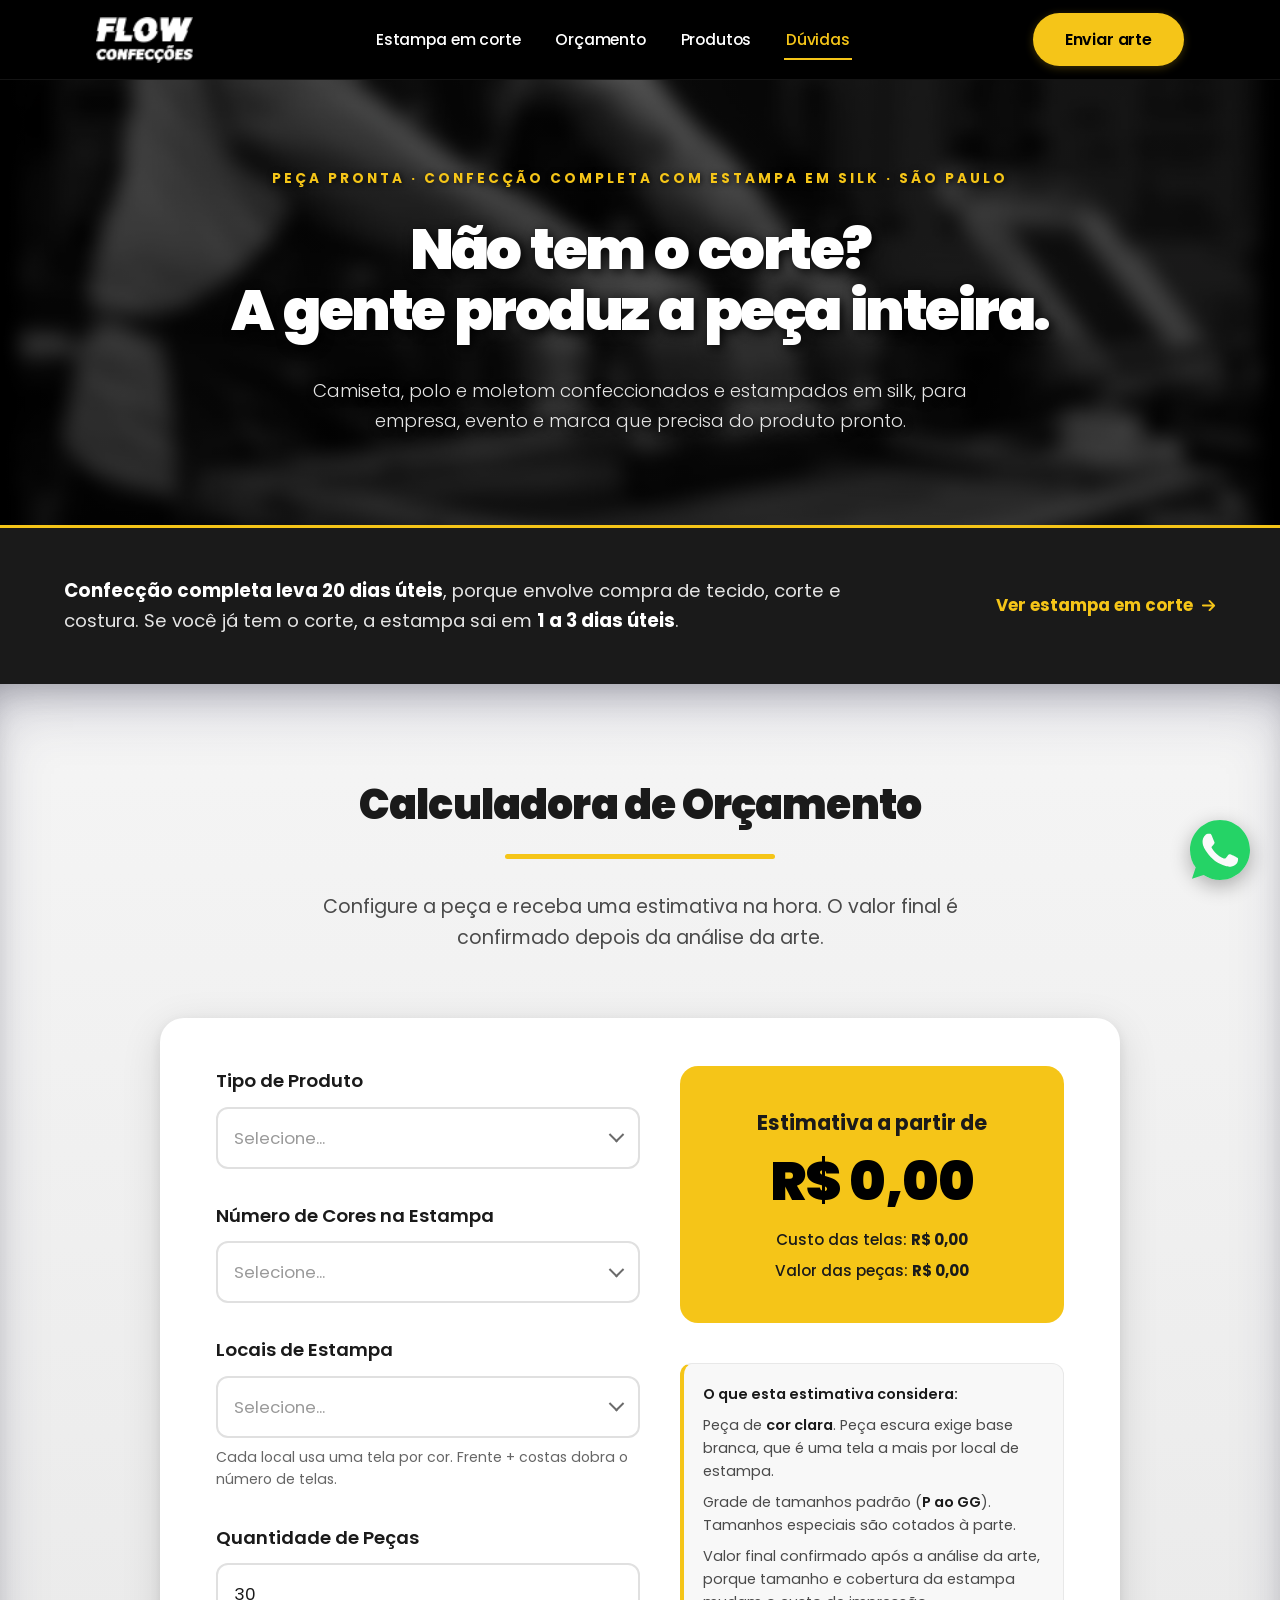
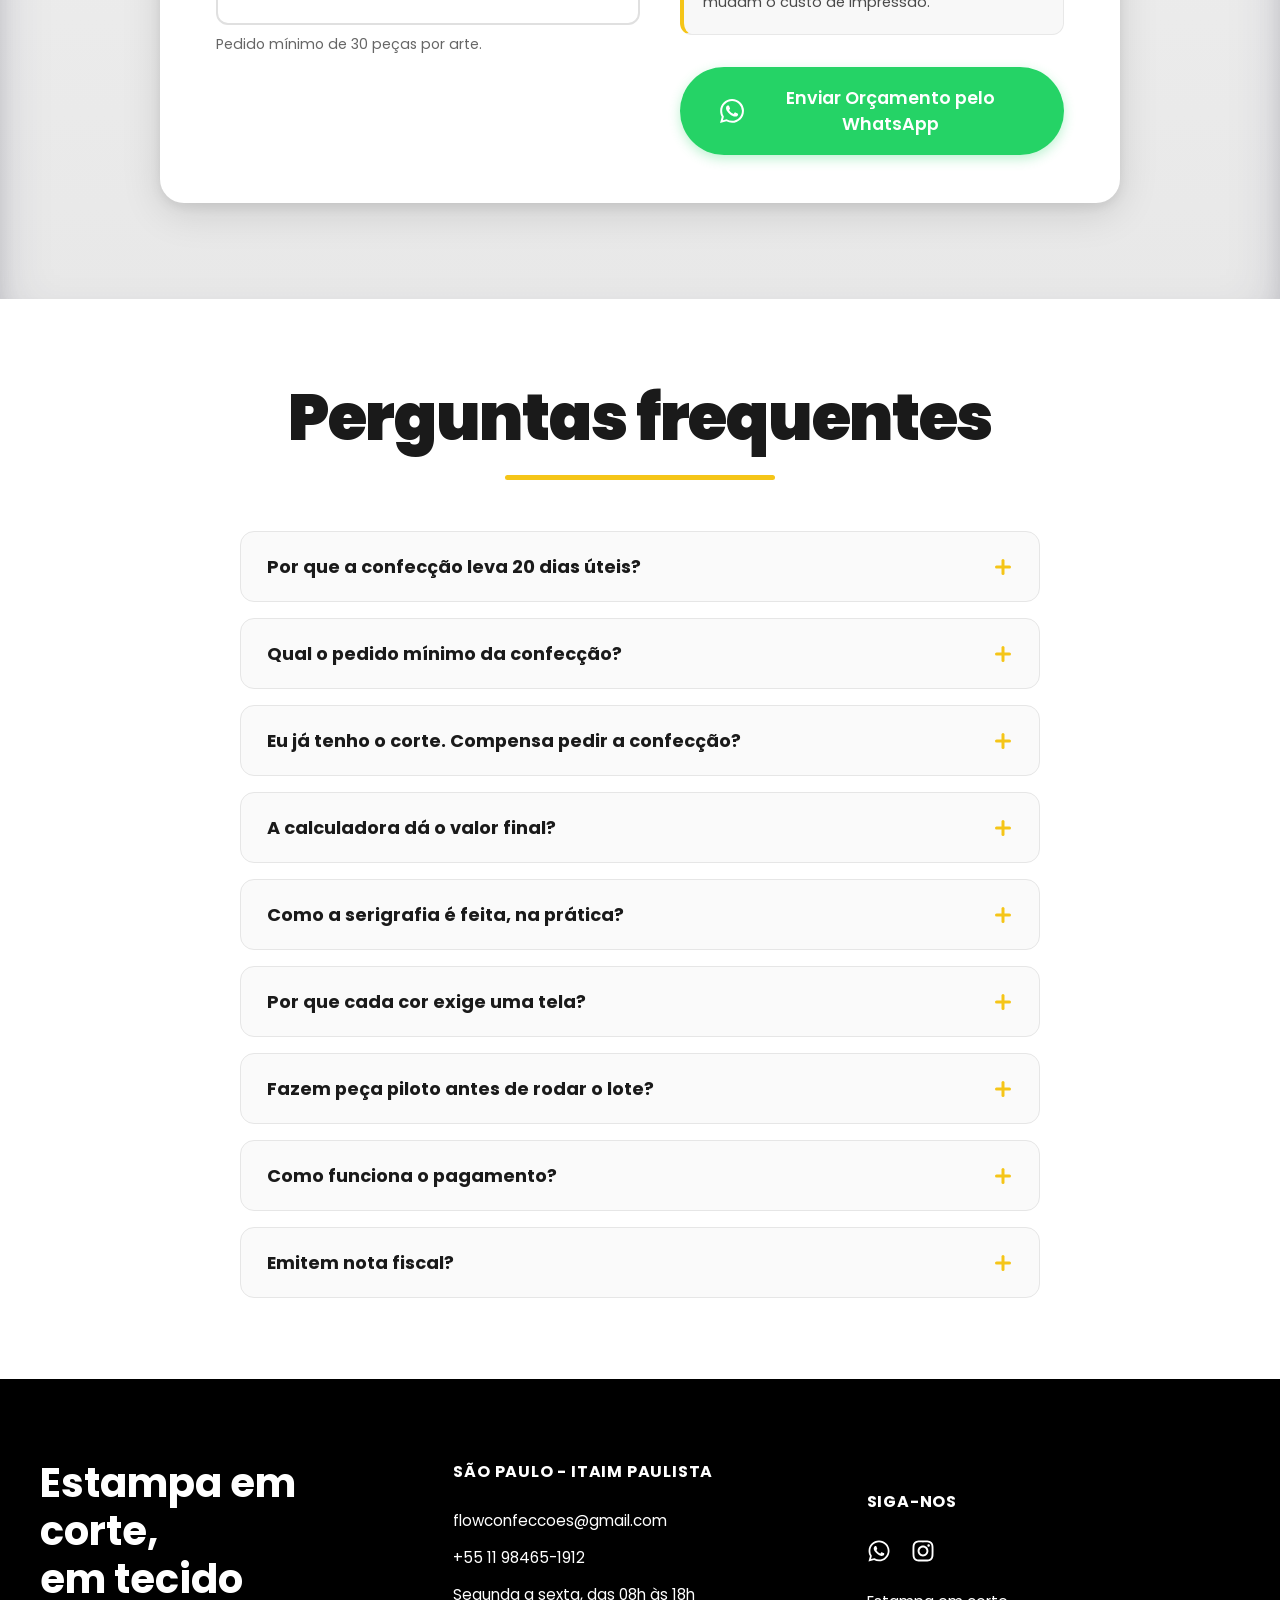
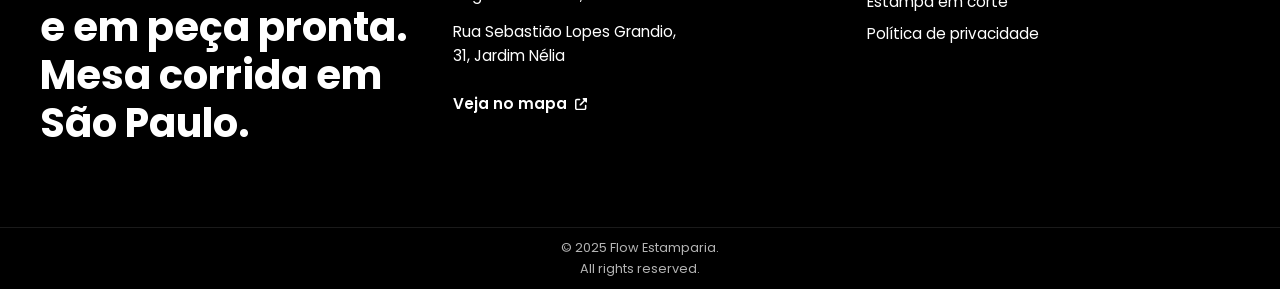
<file: confeccao.html>
<!DOCTYPE html><html lang="pt-BR"><head>
    <meta charset="UTF-8">
    <meta name="viewport" content="width=device-width, initial-scale=1.0">

    <!-- Fonte Poppins via link (substitui o @import, que serializava o download) -->
    <link rel="preconnect" href="https://fonts.googleapis.com">
    <link rel="preconnect" href="https://fonts.gstatic.com" crossorigin>
    <link rel="stylesheet" href="https://fonts.googleapis.com/css2?family=Poppins:wght@300;400;600;700;800;900&display=swap">

    <!-- Preload do LCP (imagem de fundo do hero) -->
    <link rel="preload" as="image" href="images/hero-silk.webp">

    <title>Confecção de Camiseta com Estampa em Silk | Peça Pronta | Flow</title>
    <meta name="description" content="Camiseta, polo e moletom confeccionados e estampados em silk. Para empresa, evento e marca que precisa do produto pronto. Orçamento na hora. Mínimo 30 peças.">
    <link rel="canonical" href="https://flowestamparia.com/confeccao">
    <link rel="icon" type="image/png" href="images/logo.png">

    <!-- Open Graph -->
    <meta property="og:title" content="Confecção de Camiseta com Estampa em Silk | Peça Pronta | Flow">
    <meta property="og:description" content="Camiseta, polo e moletom confeccionados e estampados em silk. Para empresa, evento e marca que precisa do produto pronto. Mínimo 30 peças.">
    <meta property="og:image" content="https://flowestamparia.com/images/hero-silk.webp">
    <meta property="og:url" content="https://flowestamparia.com/confeccao">
    <meta property="og:type" content="website">
    <meta property="og:locale" content="pt_BR">

    <!-- Google Tag (gtag.js) — DESATIVADO ATÉ OS IDs EXISTIREM.
         Com o placeholder no lugar do ID, o navegador faz uma requisição 404 a
         cada pageview e nada é medido. Para ativar: substitua os dois tokens
         abaixo pelos IDs reais e remova este comentário.
         [[PREENCHER: GA4_ID]]  ·  [[PREENCHER: GOOGLE_ADS_ID]]

    <script async src="https://www.googletagmanager.com/gtag/js?id=GA4_ID"></script>
    <script>
        window.dataLayer = window.dataLayer || [];
        function gtag(){dataLayer.push(arguments);}
        gtag('js', new Date());
        gtag('config', 'GA4_ID');
        gtag('config', 'GOOGLE_ADS_ID');
    </script>
    -->

    <link rel="stylesheet" href="css/global.css">
    <link rel="stylesheet" href="css/header.css">
    <link rel="stylesheet" href="css/hero.css">
    <link rel="stylesheet" href="css/notice.css">
    <link rel="stylesheet" href="css/custom-select.css">
    <link rel="stylesheet" href="css/calculator.css">
    <link rel="stylesheet" href="css/products.css">
    <link rel="stylesheet" href="css/faq.css">
    <link rel="stylesheet" href="css/buttons.css">
    <link rel="stylesheet" href="css/modal.css">
    <link rel="stylesheet" href="css/footer.css">
</head>
<body>
    <header class="header">
        <div class="header-container">
            <div class="logo">
                <a href="/"><img src="images/logo.png" alt="Flow Estamparia" class="logo-img" width="76" height="36" decoding="async"></a>
            </div>
            <nav class="header-nav" aria-label="Navegação principal">
                <a href="/" class="header-nav-link">Estampa em corte</a>
                <a href="#calculator" class="header-nav-link">Orçamento</a>
                <a href="#products" class="header-nav-link">Produtos</a>
                <a href="#faq" class="header-nav-link">Dúvidas</a>
            </nav>
            <button type="button" class="btn-orcamento" data-open-briefing-modal data-wa-origin="confeccao-header" data-wa-msg="Olá! Quero estampar em corte. Vou enviar a arte.">
                Enviar arte
            </button>
        </div>
    </header>

    <section class="hero hero-sub">
        <div class="hero-container">
            <p class="hero-kicker">Peça pronta · Confecção completa com estampa em silk · São Paulo</p>
            <h1 class="hero-title">Não tem o corte?<br>A gente produz a peça inteira.</h1>
            <p class="hero-subtitle">Camiseta, polo e moletom confeccionados e estampados em silk, para empresa, evento e marca que precisa do produto pronto.</p>
        </div>
    </section>

    <section class="notice" id="prazo">
        <div class="notice-container">
            <p class="notice-text">
                <strong>Confecção completa leva 20 dias úteis</strong>, porque envolve compra de tecido, corte e costura. Se você já tem o corte, a estampa sai em <strong>1 a 3 dias úteis</strong>.
            </p>
            <a href="/" class="notice-link">
                Ver estampa em corte
                <svg viewBox="0 0 448 512" fill="currentColor" aria-hidden="true" focusable="false"><path d="M438.6 278.6c12.5-12.5 12.5-32.8 0-45.3l-160-160c-12.5-12.5-32.8-12.5-45.3 0s-12.5 32.8 0 45.3L338.8 224 32 224c-17.7 0-32 14.3-32 32s14.3 32 32 32l306.7 0L233.4 393.4c-12.5 12.5-12.5 32.8 0 45.3s32.8 0 45.3 0l160-160z"/></svg>
            </a>
        </div>
    </section>

    <section class="calculator" id="calculator">
        <div class="calculator-container">
            <h2 class="calculator-title">Calculadora de Orçamento</h2>
            <div class="calculator-title-underline"></div>
            <p class="calculator-description">
                Configure a peça e receba uma estimativa na hora. O valor final é confirmado depois da análise da arte.
            </p>

            <div class="calculator-form-wrapper">
                <form id="budgetForm" class="calculator-form">
                    <div class="shirt-calc" id="shirtCalc">
                        <div class="shirt-fields">
                            <div class="form-group">
                                <label id="productLabel" for="product">Tipo de Produto</label>
                                <select id="product" required aria-describedby="productError" data-custom-select>
                                    <option value="">Selecione...</option>
                                    <option value="p1">Camiseta Poliéster</option>
                                    <option value="p2">Camiseta Malha Fria</option>
                                    <option value="p3">Camiseta Algodão 30.1</option>
                                    <option value="p4">Camiseta Polo Piquet PA</option>
                                    <option value="p5">Camiseta Oversized</option>
                                    <option value="p6">Moletom</option>
                                    <option value="p7">Moletom com Touca</option>
                                </select>
                                <span class="field-error" id="productError" role="alert">Selecione um tipo de produto.</span>
                            </div>

                            <div class="form-group">
                                <label id="colorsLabel" for="colors">Número de Cores na Estampa</label>
                                <select id="colors" required aria-describedby="colorsError" data-custom-select>
                                    <option value="">Selecione...</option>
                                    <option value="1">1 Cor</option>
                                    <option value="2">2 Cores</option>
                                    <option value="3">3 Cores</option>
                                    <option value="4">4 Cores</option>
                                    <option value="5">5 Cores</option>
                                    <option value="6">6 Cores</option>
                                </select>
                                <span class="field-error" id="colorsError" role="alert">Selecione o número de cores.</span>
                            </div>

                            <div class="form-group">
                                <label id="locationsLabel" for="locations">Locais de Estampa</label>
                                <select id="locations" required aria-describedby="locationsHint locationsError" data-custom-select>
                                    <option value="">Selecione...</option>
                                    <option value="frente">Frente</option>
                                    <option value="costas">Costas</option>
                                    <option value="manga">Manga</option>
                                    <option value="frente-costas">Frente + Costas</option>
                                </select>
                                <small class="field-hint" id="locationsHint">Cada local usa uma tela por cor. Frente + costas dobra o número de telas.</small>
                                <span class="field-error" id="locationsError" role="alert">Selecione onde a estampa vai.</span>
                            </div>

                            <div class="form-group">
                                <label for="quantity">Quantidade de Peças</label>
                                <input type="number" id="quantity" min="30" value="30" required aria-describedby="quantityHint quantityError">
                                <small class="field-hint" id="quantityHint">Pedido mínimo de 30 peças por arte.</small>
                                <span class="field-error" id="quantityError" role="alert">Nosso pedido mínimo é de 30 peças.</span>
                            </div>
                        </div><!-- /.shirt-fields -->

                        <div class="shirt-result">
                            <div class="price-display">
                                <h3>Estimativa a partir de</h3>
                                <div class="price-value" id="totalPrice">R$ 0,00</div>
                                <div class="price-breakdown">
                                    <small>Custo das telas: <span id="screensCost">R$ 0,00</span></small>
                                    <small>Valor das peças: <span id="piecesCost">R$ 0,00</span></small>
                                </div>
                            </div>

                            <div class="calc-assumptions">
                                <p><strong>O que esta estimativa considera:</strong></p>
                                <p>Peça de <strong>cor clara</strong>. Peça escura exige base branca, que é uma tela a mais por local de estampa.</p>
                                <p>Grade de tamanhos padrão (<strong>P ao GG</strong>). Tamanhos especiais são cotados à parte.</p>
                                <p>Valor final confirmado após a análise da arte, porque tamanho e cobertura da estampa mudam o custo de impressão.</p>
                            </div>

                            <div class="summary" id="summary" style="display: none;">
                                <h4>Resumo do Pedido</h4>
                                <div class="summary-item">
                                    <span>Produto:</span>
                                    <strong id="summaryProduct">-</strong>
                                </div>
                                <div class="summary-item">
                                    <span>Quantidade:</span>
                                    <strong id="summaryQuantity">-</strong>
                                </div>
                                <div class="summary-item">
                                    <span>Cores:</span>
                                    <strong id="summaryColors">-</strong>
                                </div>
                                <div class="summary-item">
                                    <span>Locais de estampa:</span>
                                    <strong id="summaryLocations">-</strong>
                                </div>
                                <div class="summary-item">
                                    <span>Telas:</span>
                                    <strong id="summaryScreens">-</strong>
                                </div>
                            </div>

                            <button type="button" class="whatsapp-btn" id="whatsappBtn">
                                <svg width="24" height="24" viewBox="0 0 24 24" fill="currentColor" aria-hidden="true">
                                    <path d="M17.472 14.382c-.297-.149-1.758-.867-2.03-.967-.273-.099-.471-.148-.67.15-.197.297-.767.966-.94 1.164-.173.199-.347.223-.644.075-.297-.15-1.255-.463-2.39-1.475-.883-.788-1.48-1.761-1.653-2.059-.173-.297-.018-.458.13-.606.134-.133.298-.347.446-.52.149-.174.198-.298.298-.497.099-.198.05-.371-.025-.52-.075-.149-.669-1.612-.916-2.207-.242-.579-.487-.5-.669-.51-.173-.008-.371-.01-.57-.01-.198 0-.52.074-.792.372-.272.297-1.04 1.016-1.04 2.479 0 1.462 1.065 2.875 1.213 3.074.149.198 2.096 3.2 5.077 4.487.709.306 1.262.489 1.694.625.712.227 1.36.195 1.871.118.571-.085 1.758-.719 2.006-1.413.248-.694.248-1.289.173-1.413-.074-.124-.272-.198-.57-.347m-5.421 7.403h-.004a9.87 9.87 0 01-5.031-1.378l-.361-.214-3.741.982.998-3.648-.235-.374a9.86 9.86 0 01-1.51-5.26c.001-5.45 4.436-9.884 9.888-9.884 2.64 0 5.122 1.03 6.988 2.898a9.825 9.825 0 012.893 6.994c-.003 5.45-4.437 9.884-9.885 9.884m8.413-18.297A11.815 11.815 0 0012.05 0C5.495 0 .16 5.335.157 11.892c0 2.096.547 4.142 1.588 5.945L.057 24l6.305-1.654a11.882 11.882 0 005.683 1.448h.005c6.554 0 11.89-5.335 11.893-11.893a11.821 11.821 0 00-3.48-8.413z"></path>
                                </svg>
                                Enviar Orçamento pelo WhatsApp
                            </button>
                        </div><!-- /.shirt-result -->
                    </div>
                </form>
            </div>
        </div>
    </section>

    <section class="faq" id="faq">
        <div class="faq-container">
            <h2 class="faq-title">Perguntas frequentes</h2>
            <div class="faq-title-underline"></div>

            <div class="faq-list">
                <div class="faq-item">
                    <button type="button" class="faq-question" aria-expanded="false" aria-controls="faq-panel-1" id="faq-btn-1">
                        <span>Por que a confecção leva 20 dias úteis?</span>
                        <span class="faq-icon" aria-hidden="true"></span>
                    </button>
                    <div class="faq-answer" id="faq-panel-1" role="region" aria-labelledby="faq-btn-1" aria-hidden="true">
                        <p>Porque são três etapas antes da estampa: comprar o tecido, cortar e costurar. Cada uma tem o seu tempo e nenhuma começa antes da anterior terminar. A estampa em si é a parte rápida — leva 1 a 3 dias úteis.</p>
                    </div>
                </div>

                <div class="faq-item">
                    <button type="button" class="faq-question" aria-expanded="false" aria-controls="faq-panel-2" id="faq-btn-2">
                        <span>Qual o pedido mínimo da confecção?</span>
                        <span class="faq-icon" aria-hidden="true"></span>
                    </button>
                    <div class="faq-answer" id="faq-panel-2" role="region" aria-labelledby="faq-btn-2" aria-hidden="true">
                        <p>30 peças por arte. Para estampa em corte, sem confecção, o mínimo é 300 peças.</p>
                    </div>
                </div>

                <div class="faq-item">
                    <button type="button" class="faq-question" aria-expanded="false" aria-controls="faq-panel-3" id="faq-btn-3">
                        <span>Eu já tenho o corte. Compensa pedir a confecção?</span>
                        <span class="faq-icon" aria-hidden="true"></span>
                    </button>
                    <div class="faq-answer" id="faq-panel-3" role="region" aria-labelledby="faq-btn-3" aria-hidden="true">
                        <p>Não. Se o corte já é seu, você paga só pela estampa e recebe em 1 a 3 dias úteis em vez de 20. Essa é a nossa operação principal — veja a página de estampa em corte.</p>
                    </div>
                </div>

                <div class="faq-item">
                    <button type="button" class="faq-question" aria-expanded="false" aria-controls="faq-panel-4" id="faq-btn-4">
                        <span>A calculadora dá o valor final?</span>
                        <span class="faq-icon" aria-hidden="true"></span>
                    </button>
                    <div class="faq-answer" id="faq-panel-4" role="region" aria-labelledby="faq-btn-4" aria-hidden="true">
                        <p>Não, ela dá uma estimativa a partir de. O valor fecha depois da análise da arte, porque tamanho e cobertura da estampa mudam o tempo de impressão. A estimativa considera peça de cor clara: peça escura precisa de base branca, que é uma tela a mais por local.</p>
                    </div>
                </div>

                <div class="faq-item">
                    <button type="button" class="faq-question" aria-expanded="false" aria-controls="faq-panel-5" id="faq-btn-5">
                        <span>Como a serigrafia é feita, na prática?</span>
                        <span class="faq-icon" aria-hidden="true"></span>
                    </button>
                    <div class="faq-answer" id="faq-panel-5" role="region" aria-labelledby="faq-btn-5" aria-hidden="true">
                        <p>Em camadas. Cada estampa é construída em etapas, uma cor de cada vez, com o tempo de secagem entre elas. É esse trabalho por camada que faz o detalhe ficar nítido e o acabamento ficar parelho do começo ao fim do lote.</p>
                    </div>
                </div>

                <div class="faq-item">
                    <button type="button" class="faq-question" aria-expanded="false" aria-controls="faq-panel-6" id="faq-btn-6">
                        <span>Por que cada cor exige uma tela?</span>
                        <span class="faq-icon" aria-hidden="true"></span>
                    </button>
                    <div class="faq-answer" id="faq-panel-6" role="region" aria-labelledby="faq-btn-6" aria-hidden="true">
                        <p>Porque a tela é o molde de uma cor só: ela deixa passar a tinta exatamente onde aquela cor aparece na arte. Uma arte de três cores usa três telas, gravadas só para o seu pedido. Por isso o orçamento separa o custo das telas do valor por peça — as telas são custo fixo e se diluem no volume.</p>
                    </div>
                </div>

                <div class="faq-item">
                    <button type="button" class="faq-question" aria-expanded="false" aria-controls="faq-panel-7" id="faq-btn-7">
                        <span>Fazem peça piloto antes de rodar o lote?</span>
                        <span class="faq-icon" aria-hidden="true"></span>
                    </button>
                    <div class="faq-answer" id="faq-panel-7" role="region" aria-labelledby="faq-btn-7" aria-hidden="true">
                        <p>Sempre. Na confecção a piloto é a peça inteira — tecido, modelagem e estampa definitivos. Você aprova antes de o lote começar.</p>
                    </div>
                </div>

                <div class="faq-item">
                    <button type="button" class="faq-question" aria-expanded="false" aria-controls="faq-panel-8" id="faq-btn-8">
                        <span>Como funciona o pagamento?</span>
                        <span class="faq-icon" aria-hidden="true"></span>
                    </button>
                    <div class="faq-answer" id="faq-panel-8" role="region" aria-labelledby="faq-btn-8" aria-hidden="true">
                        <p>50% na aprovação da arte e da peça piloto, 50% na retirada.</p>
                    </div>
                </div>

                <div class="faq-item">
                    <button type="button" class="faq-question" aria-expanded="false" aria-controls="faq-panel-9" id="faq-btn-9">
                        <span>Emitem nota fiscal?</span>
                        <span class="faq-icon" aria-hidden="true"></span>
                    </button>
                    <div class="faq-answer" id="faq-panel-9" role="region" aria-labelledby="faq-btn-9" aria-hidden="true">
                        <p>Sim, emitimos nota fiscal em todo pedido.</p>
                    </div>
                </div>
            </div>
        </div>
    </section>

    <footer class="new-footer">
        <div class="footer-content">
            <div class="footer-brand">
                <h2>Estampa em corte,<br> em tecido <br> e em peça pronta. <br> Mesa corrida em São Paulo.</h2>
            </div>
            <div class="footer-column">
                <h3>SÃO PAULO - ITAIM PAULISTA</h3>
                <p><a href="mailto:flowconfeccoes@gmail.com">flowconfeccoes@gmail.com</a></p>
                <p><a href="tel:+5511984651912">+55 11 98465-1912</a></p>
                <p>Segunda a sexta, das 08h às 18h</p>
                <address>
                    Rua Sebastião Lopes Grandio,<br>
                   31, Jardim Nélia
                </address>
                <!-- CNPJ ainda em desenvolvimento — quando sair, incluir aqui: [[PREENCHER: CNPJ]] -->
                <p><a href="https://maps.app.goo.gl/QVHovHkV28zMtytw7" target="_blank" rel="noopener" class="map-link">Veja no mapa<svg viewBox="0 0 512 512" fill="currentColor" aria-hidden="true" focusable="false"><path d="M352 0c-12.9 0-24.6 7.8-29.6 19.8s-2.2 25.7 6.9 34.9L370.7 96 201.4 265.4c-12.5 12.5-12.5 32.8 0 45.3s32.8 12.5 45.3 0L416 141.3l41.4 41.4c9.2 9.2 22.9 11.9 34.9 6.9s19.8-16.6 19.8-29.6l0-128c0-17.7-14.3-32-32-32L352 0zM80 32C35.8 32 0 67.8 0 112L0 432c0 44.2 35.8 80 80 80l320 0c44.2 0 80-35.8 80-80l0-112c0-17.7-14.3-32-32-32s-32 14.3-32 32l0 112c0 8.8-7.2 16-16 16L80 448c-8.8 0-16-7.2-16-16l0-320c0-8.8 7.2-16 16-16l112 0c17.7 0 32-14.3 32-32s-14.3-32-32-32L80 32z"/></svg></a></p>
            </div>

            <div class="footer-column">
                <h3 class="follow-us">Siga-nos</h3>
                <div class="social-icons">
                    <a href="https://wa.me/5511984651912" aria-label="WhatsApp" data-track="whatsapp_rodape" data-wa-origin="rodape" data-wa-msg="Olá! Vim pelo site."><svg viewBox="0 0 448 512" fill="currentColor" aria-hidden="true" focusable="false"><path d="M380.9 97.1C339 55.1 283.2 32 223.9 32c-122.4 0-222 99.6-222 222 0 39.1 10.2 77.3 29.6 111L0 480l117.7-30.9c32.4 17.7 68.9 27 106.1 27h.1c122.3 0 224.1-99.6 224.1-222 0-59.3-25.2-115-67.1-157zm-157 341.6c-33.2 0-65.7-8.9-94-25.7l-6.7-4-69.8 18.3L72 359.2l-4.4-7c-18.5-29.4-28.2-63.3-28.2-98.2 0-101.7 82.8-184.5 184.6-184.5 49.3 0 95.6 19.2 130.4 54.1 34.8 34.9 56.2 81.2 56.1 130.5 0 101.8-84.9 184.6-186.6 184.6zm101.2-138.2c-5.5-2.8-32.8-16.2-37.9-18-5.1-1.9-8.8-2.8-12.5 2.8-3.7 5.6-14.3 18-17.6 21.8-3.2 3.7-6.5 4.2-12 1.4-32.6-16.3-54-29.1-75.5-66-5.7-9.8 5.7-9.1 16.3-30.3 1.8-3.7.9-6.9-.5-9.7-1.4-2.8-12.5-30.1-17.1-41.2-4.5-10.8-9.1-9.3-12.5-9.5-3.2-.2-6.9-.2-10.6-.2-3.7 0-9.7 1.4-14.8 6.9-5.1 5.6-19.4 19-19.4 46.3 0 27.3 19.9 53.7 22.6 57.4 2.8 3.7 39.1 59.7 94.8 83.8 35.2 15.2 49 16.5 66.6 13.9 10.7-1.6 32.8-13.4 37.4-26.4 4.6-13 4.6-24.1 3.2-26.4-1.3-2.5-5-3.9-10.5-6.6z"/></svg></a>
                    <a href="https://www.instagram.com/flow.confeccoes/" aria-label="Instagram"><svg viewBox="0 0 448 512" fill="currentColor" aria-hidden="true" focusable="false"><path d="M224.1 141c-63.6 0-114.9 51.3-114.9 114.9s51.3 114.9 114.9 114.9S339 319.5 339 255.9 287.7 141 224.1 141zm0 189.6c-41.1 0-74.7-33.5-74.7-74.7s33.5-74.7 74.7-74.7 74.7 33.5 74.7 74.7-33.6 74.7-74.7 74.7zm146.4-194.3c0 14.9-12 26.8-26.8 26.8-14.9 0-26.8-12-26.8-26.8s12-26.8 26.8-26.8 26.8 12 26.8 26.8zm76.1 27.2c-1.7-35.9-9.9-67.7-36.2-93.9-26.2-26.2-58-34.4-93.9-36.2-37-2.1-147.9-2.1-184.9 0-35.8 1.7-67.6 9.9-93.9 36.1s-34.4 58-36.2 93.9c-2.1 37-2.1 147.9 0 184.9 1.7 35.9 9.9 67.7 36.2 93.9s58 34.4 93.9 36.2c37 2.1 147.9 2.1 184.9 0 35.9-1.7 67.7-9.9 93.9-36.2 26.2-26.2 34.4-58 36.2-93.9 2.1-37 2.1-147.8 0-184.8zM398.8 388c-7.8 19.6-22.9 34.7-42.6 42.6-29.5 11.7-99.5 9-132.1 9s-102.7 2.6-132.1-9c-19.6-7.8-34.7-22.9-42.6-42.6-11.7-29.5-9-99.5-9-132.1s-2.6-102.7 9-132.1c7.8-19.6 22.9-34.7 42.6-42.6 29.5-11.7 99.5-9 132.1-9s102.7-2.6 132.1 9c19.6 7.8 34.7 22.9 42.6 42.6 11.7 29.5 9 99.5 9 132.1s2.7 102.7-9 132.1z"/></svg></a>
                </div>
                <nav class="footer-links" aria-label="Links do rodapé">
                    <a href="/">Estampa em corte</a>
                    <a href="/privacidade">Política de privacidade</a>
                </nav>
            </div>
        </div>
    </footer>
    <div class="rights-reserved">
        <p>© 2025 Flow Estamparia.<br> All rights reserved.</p>
    </div>

    <a href="https://wa.me/5511984651912" class="link-zap" aria-label="Falar no WhatsApp" data-track="whatsapp_flutuante" data-wa-origin="float" data-wa-msg="Olá! Quero falar sobre estampa em silk.">
        <svg enable-background="new 0 0 512 512" width="60" height="60" version="1.1" viewBox="0 0 512 512" xml:space="preserve" xmlns="http://www.w3.org/2000/svg"><path d="M256.064,0h-0.128l0,0C114.784,0,0,114.816,0,256c0,56,18.048,107.904,48.736,150.048l-31.904,95.104  l98.4-31.456C155.712,496.512,204,512,256.064,512C397.216,512,512,397.152,512,256S397.216,0,256.064,0z" fill="#25D366"></path><path d="m405.02 361.5c-6.176 17.44-30.688 31.904-50.24 36.128-13.376 2.848-30.848 5.12-89.664-19.264-75.232-31.168-123.68-107.62-127.46-112.58-3.616-4.96-30.4-40.48-30.4-77.216s18.656-54.624 26.176-62.304c6.176-6.304 16.384-9.184 26.176-9.184 3.168 0 6.016 0.16 8.576 0.288 7.52 0.32 11.296 0.768 16.256 12.64 6.176 14.88 21.216 51.616 23.008 55.392 1.824 3.776 3.648 8.896 1.088 13.856-2.4 5.12-4.512 7.392-8.288 11.744s-7.36 7.68-11.136 12.352c-3.456 4.064-7.36 8.416-3.008 15.936 4.352 7.36 19.392 31.904 41.536 51.616 28.576 25.44 51.744 33.568 60.032 37.024 6.176 2.56 13.536 1.952 18.048-2.848 5.728-6.176 12.8-16.416 20-26.496 5.12-7.232 11.584-8.128 18.368-5.568 6.912 2.4 43.488 20.48 51.008 24.224 7.52 3.776 12.48 5.568 14.304 8.736 1.792 3.168 1.792 18.048-4.384 35.52z" fill="#FAFAFA"></path></svg>
    </a>

    <!-- Modal: coletor de briefing para estampa em corte -->
    <div class="modal-backdrop" id="briefingModal" hidden>
        <div class="modal" role="dialog" aria-modal="true" aria-labelledby="briefingModalTitle" aria-describedby="briefingModalDesc">
            <button type="button" class="modal-close" aria-label="Fechar" data-close-modal>
                <svg viewBox="0 0 384 512" fill="currentColor" aria-hidden="true" focusable="false"><path d="M342.6 150.6c12.5-12.5 12.5-32.8 0-45.3s-32.8-12.5-45.3 0L192 210.7 86.6 105.4c-12.5-12.5-32.8-12.5-45.3 0s-12.5 32.8 0 45.3L146.7 256 41.4 361.4c-12.5 12.5-12.5 32.8 0 45.3s32.8 12.5 45.3 0L192 301.3 297.4 406.6c12.5 12.5 32.8 12.5 45.3 0s12.5-32.8 0-45.3L237.3 256 342.6 150.6z"/></svg>
            </button>
            <div class="modal-icon" aria-hidden="true">
                <svg viewBox="0 0 576 512" fill="currentColor" focusable="false"><path d="M248 0L208 0c-26.5 0-48 21.5-48 48l0 112c0 35.3 28.7 64 64 64l128 0c35.3 0 64-28.7 64-64l0-112c0-26.5-21.5-48-48-48L328 0l0 80c0 8.8-7.2 16-16 16l-48 0c-8.8 0-16-7.2-16-16l0-80zM64 256c-35.3 0-64 28.7-64 64L0 448c0 35.3 28.7 64 64 64l160 0c35.3 0 64-28.7 64-64l0-128c0-35.3-28.7-64-64-64l-40 0 0 80c0 8.8-7.2 16-16 16l-48 0c-8.8 0-16-7.2-16-16l0-80-40 0zM352 512l160 0c35.3 0 64-28.7 64-64l0-128c0-35.3-28.7-64-64-64l-40 0 0 80c0 8.8-7.2 16-16 16l-48 0c-8.8 0-16-7.2-16-16l0-80-40 0c-15 0-28.8 5.1-39.7 13.8c4.9 10.4 7.7 22 7.7 34.2l0 160c0 12.2-2.8 23.8-7.7 34.2C323.2 506.9 337 512 352 512z"/></svg>
            </div>
            <h3 class="modal-title" id="briefingModalTitle">Envie sua arte e receba o preço por peça</h3>
            <div class="modal-body" id="briefingModalDesc">
                <p>Cada arte tem um número de telas, um tamanho e uma cobertura diferentes — por isso o preço da estampa é fechado depois da análise, não por calculadora.</p>
                <p><strong>Estampa em corte: R$ 1 a R$ 7 por peça</strong>, conforme cores e tamanho da estampa. Mínimo de 300 peças.</p>
                <p>Para receber o valor exato hoje ainda, envie:</p>
                <ul class="modal-list">
                    <li>a arte (PDF, AI, EPS, CDR ou PNG em alta);</li>
                    <li>a quantidade de peças;</li>
                    <li>o número de cores;</li>
                    <li>o tipo de tecido;</li>
                    <li>se é corte ou peça pronta;</li>
                    <li>o prazo desejado.</li>
                </ul>
            </div>
            <div class="modal-actions">
                <button type="button" class="whatsapp-btn modal-wpp" id="briefingModalWpp">
                    <svg width="24" height="24" viewBox="0 0 24 24" fill="currentColor" aria-hidden="true">
                        <path d="M17.472 14.382c-.297-.149-1.758-.867-2.03-.967-.273-.099-.471-.148-.67.15-.197.297-.767.966-.94 1.164-.173.199-.347.223-.644.075-.297-.15-1.255-.463-2.39-1.475-.883-.788-1.48-1.761-1.653-2.059-.173-.297-.018-.458.13-.606.134-.133.298-.347.446-.52.149-.174.198-.298.298-.497.099-.198.05-.371-.025-.52-.075-.149-.669-1.612-.916-2.207-.242-.579-.487-.5-.669-.51-.173-.008-.371-.01-.57-.01-.198 0-.52.074-.792.372-.272.297-1.04 1.016-1.04 2.479 0 1.462 1.065 2.875 1.213 3.074.149.198 2.096 3.2 5.077 4.487.709.306 1.262.489 1.694.625.712.227 1.36.195 1.871.118.571-.085 1.758-.719 2.006-1.413.248-.694.248-1.289.173-1.413-.074-.124-.272-.198-.57-.347m-5.421 7.403h-.004a9.87 9.87 0 01-5.031-1.378l-.361-.214-3.741.982.998-3.648-.235-.374a9.86 9.86 0 01-1.51-5.26c.001-5.45 4.436-9.884 9.888-9.884 2.64 0 5.122 1.03 6.988 2.898a9.825 9.825 0 012.893 6.994c-.003 5.45-4.437 9.884-9.885 9.884m8.413-18.297A11.815 11.815 0 0012.05 0C5.495 0 .16 5.335.157 11.892c0 2.096.547 4.142 1.588 5.945L.057 24l6.305-1.654a11.882 11.882 0 005.683 1.448h.005c6.554 0 11.89-5.335 11.893-11.893a11.821 11.821 0 00-3.48-8.413z"></path>
                    </svg>
                    Enviar pelo WhatsApp
                </button>
                <button type="button" class="modal-back" data-close-modal>Voltar</button>
            </div>
        </div>
    </div>

    <script type="application/ld+json">
    {
      "@context": "https://schema.org",
      "@type": "LocalBusiness",
      "name": "Flow Estamparia",
      "alternateName": "Flow Confecções",
      "description": "Confecção completa de camiseta, polo e moletom com estampa em silk, para empresa, evento e marca que precisa do produto pronto. Pedido mínimo de 30 peças.",
      "image": "https://flowestamparia.com/images/hero-silk.webp",
      "logo": "https://flowestamparia.com/images/logo.png",
      "url": "https://flowestamparia.com/confeccao",
      "telephone": "+55 11 98465-1912",
      "email": "flowconfeccoes@gmail.com",
      "hasMap": "https://maps.app.goo.gl/QVHovHkV28zMtytw7",
      "openingHoursSpecification": [
        {
          "@type": "OpeningHoursSpecification",
          "dayOfWeek": ["Monday", "Tuesday", "Wednesday", "Thursday", "Friday"],
          "opens": "08:00",
          "closes": "18:00"
        }
      ],
      "address": {
        "@type": "PostalAddress",
        "streetAddress": "Rua Sebastião Lopes Grandio, 31, Jardim Nélia",
        "addressLocality": "São Paulo",
        "addressRegion": "SP",
        "addressCountry": "BR"
      },
      "areaServed": [
        { "@type": "City", "name": "São Paulo" },
        { "@type": "Place", "name": "Grande São Paulo" }
      ],
      "sameAs": [
        "https://www.instagram.com/flow.confeccoes/",
        "https://wa.me/5511984651912"
      ]
    }
    </script>

    <script type="application/ld+json">
    {
      "@context": "https://schema.org",
      "@type": "Service",
      "name": "Confecção de camiseta com estampa em silk",
      "serviceType": "Confecção completa de peça pronta com estampa em serigrafia",
      "description": "Confecção completa de camiseta, polo e moletom, do tecido à peça estampada em silk, com prazo de 20 dias úteis. Para empresa, evento, uniforme e marca própria que não tem o corte. Pedido mínimo de 30 peças.",
      "provider": {
        "@type": "LocalBusiness",
        "name": "Flow Estamparia",
        "url": "https://flowestamparia.com/",
        "telephone": "+55 11 98465-1912",
        "address": {
          "@type": "PostalAddress",
          "streetAddress": "Rua Sebastião Lopes Grandio, 31, Jardim Nélia",
          "addressLocality": "São Paulo",
          "addressRegion": "SP",
          "addressCountry": "BR"
        }
      },
      "areaServed": [
        { "@type": "City", "name": "São Paulo" },
        { "@type": "Place", "name": "Grande São Paulo" }
      ],
      "audience": {
        "@type": "BusinessAudience",
        "name": "Empresas, organizadores de evento, uniformistas e marcas próprias"
      }
    }
    </script>

    <script type="application/ld+json">
    {
      "@context": "https://schema.org",
      "@type": "BreadcrumbList",
      "itemListElement": [
        {
          "@type": "ListItem",
          "position": 1,
          "name": "Estampa em corte",
          "item": "https://flowestamparia.com/"
        },
        {
          "@type": "ListItem",
          "position": 2,
          "name": "Confecção de peça pronta",
          "item": "https://flowestamparia.com/confeccao"
        }
      ]
    }
    </script>

    <script type="application/ld+json">
    {
      "@context": "https://schema.org",
      "@type": "FAQPage",
      "mainEntity": [
        {
          "@type": "Question",
          "name": "Por que a confecção leva 20 dias úteis?",
          "acceptedAnswer": {
            "@type": "Answer",
            "text": "Porque são três etapas antes da estampa: comprar o tecido, cortar e costurar. Cada uma tem o seu tempo e nenhuma começa antes da anterior terminar. A estampa em si é a parte rápida — leva 1 a 3 dias úteis."
          }
        },
        {
          "@type": "Question",
          "name": "Qual o pedido mínimo da confecção?",
          "acceptedAnswer": {
            "@type": "Answer",
            "text": "30 peças por arte. Para estampa em corte, sem confecção, o mínimo é 300 peças."
          }
        },
        {
          "@type": "Question",
          "name": "Eu já tenho o corte. Compensa pedir a confecção?",
          "acceptedAnswer": {
            "@type": "Answer",
            "text": "Não. Se o corte já é seu, você paga só pela estampa e recebe em 1 a 3 dias úteis em vez de 20. Essa é a nossa operação principal — veja a página de estampa em corte."
          }
        },
        {
          "@type": "Question",
          "name": "A calculadora dá o valor final?",
          "acceptedAnswer": {
            "@type": "Answer",
            "text": "Não, ela dá uma estimativa a partir de. O valor fecha depois da análise da arte, porque tamanho e cobertura da estampa mudam o tempo de impressão. A estimativa considera peça de cor clara: peça escura precisa de base branca, que é uma tela a mais por local."
          }
        },
        {
          "@type": "Question",
          "name": "Como a serigrafia é feita, na prática?",
          "acceptedAnswer": {
            "@type": "Answer",
            "text": "Em camadas. Cada estampa é construída em etapas, uma cor de cada vez, com o tempo de secagem entre elas. É esse trabalho por camada que faz o detalhe ficar nítido e o acabamento ficar parelho do começo ao fim do lote."
          }
        },
        {
          "@type": "Question",
          "name": "Por que cada cor exige uma tela?",
          "acceptedAnswer": {
            "@type": "Answer",
            "text": "Porque a tela é o molde de uma cor só: ela deixa passar a tinta exatamente onde aquela cor aparece na arte. Uma arte de três cores usa três telas, gravadas só para o seu pedido. Por isso o orçamento separa o custo das telas do valor por peça — as telas são custo fixo e se diluem no volume."
          }
        },
        {
          "@type": "Question",
          "name": "Fazem peça piloto antes de rodar o lote?",
          "acceptedAnswer": {
            "@type": "Answer",
            "text": "Sempre. Na confecção a piloto é a peça inteira — tecido, modelagem e estampa definitivos. Você aprova antes de o lote começar."
          }
        },
        {
          "@type": "Question",
          "name": "Como funciona o pagamento?",
          "acceptedAnswer": {
            "@type": "Answer",
            "text": "50% na aprovação da arte e da peça piloto, 50% na retirada."
          }
        },
        {
          "@type": "Question",
          "name": "Emitem nota fiscal?",
          "acceptedAnswer": {
            "@type": "Answer",
            "text": "Sim, emitimos nota fiscal em todo pedido."
          }
        }
      ]
    }
    </script>

    <script src="js/attribution.js"></script>
    <script src="js/tracking.js"></script>
    <script src="js/custom-select.js"></script>
    <script src="js/calculator.js"></script>
    <script src="js/briefing-modal.js"></script>
    <script src="js/faq.js"></script>
    <script src="js/anim.js"></script>

</body></html>
</file>
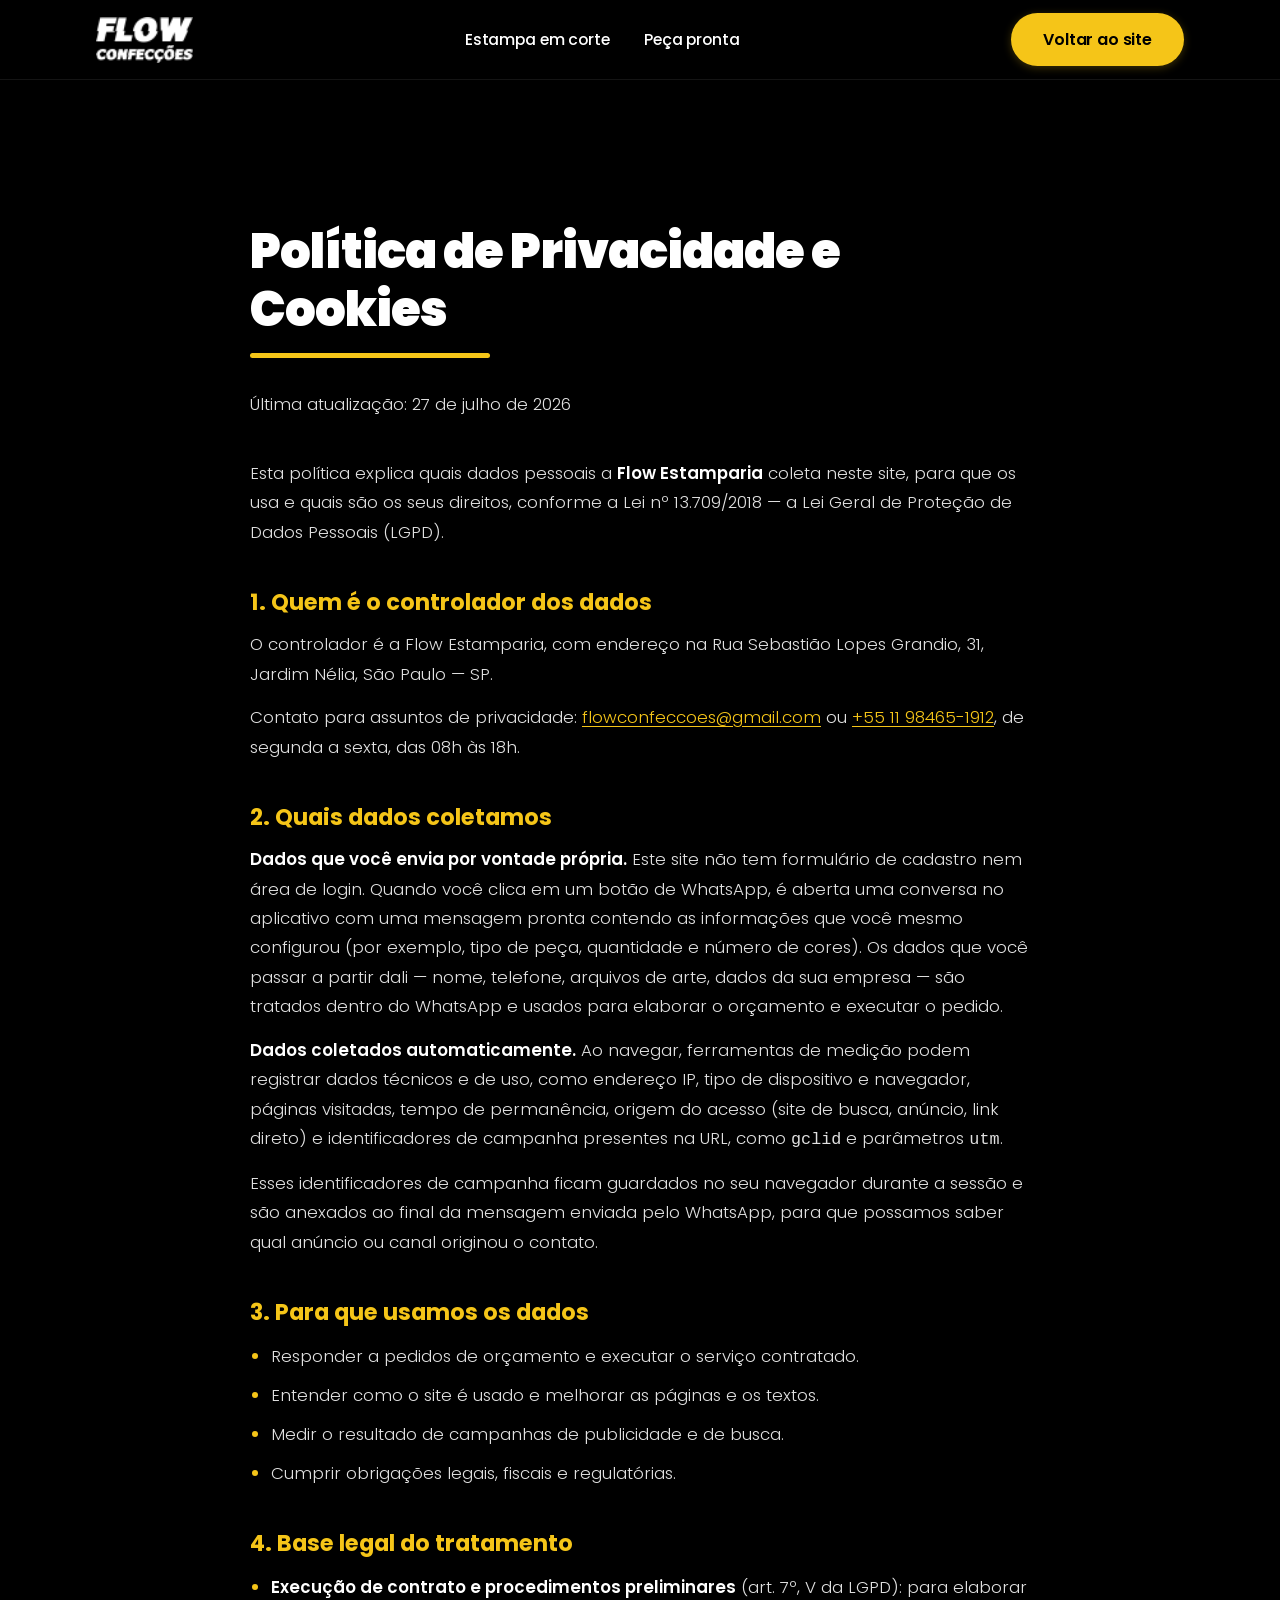
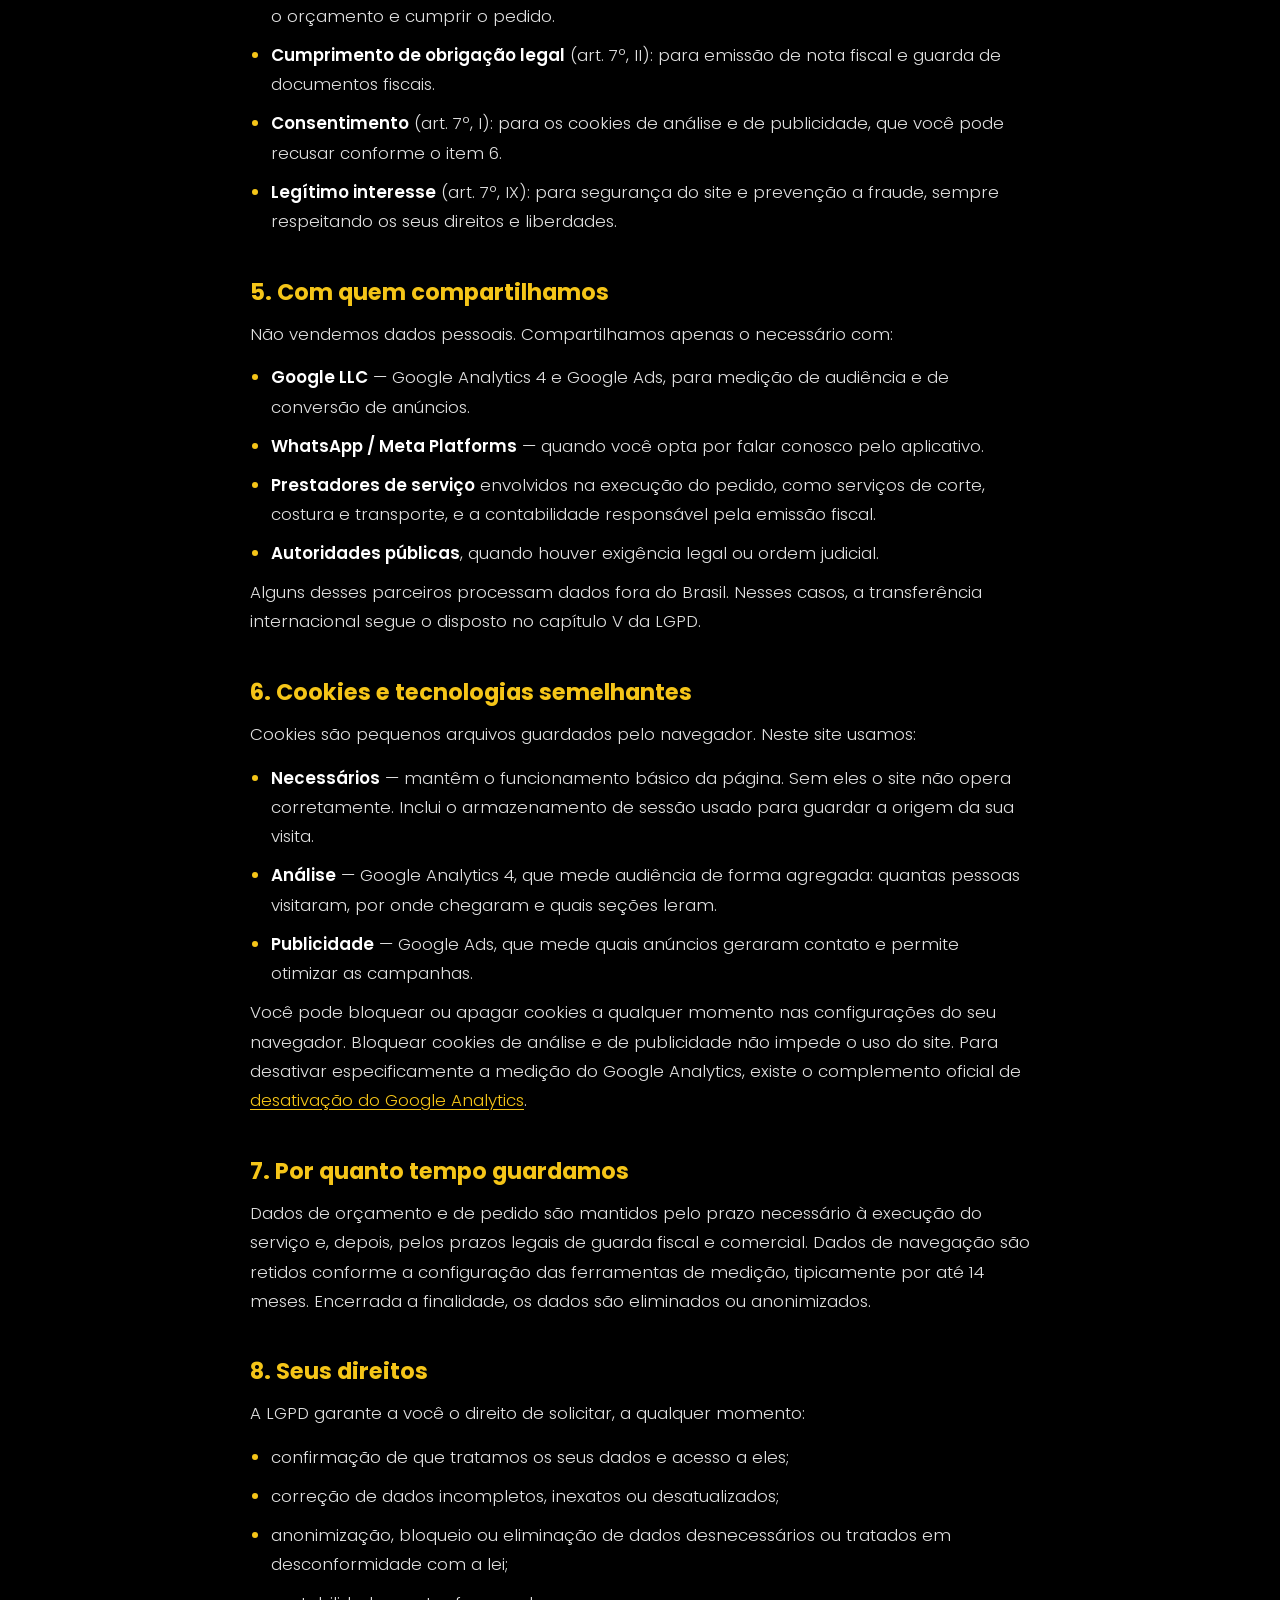
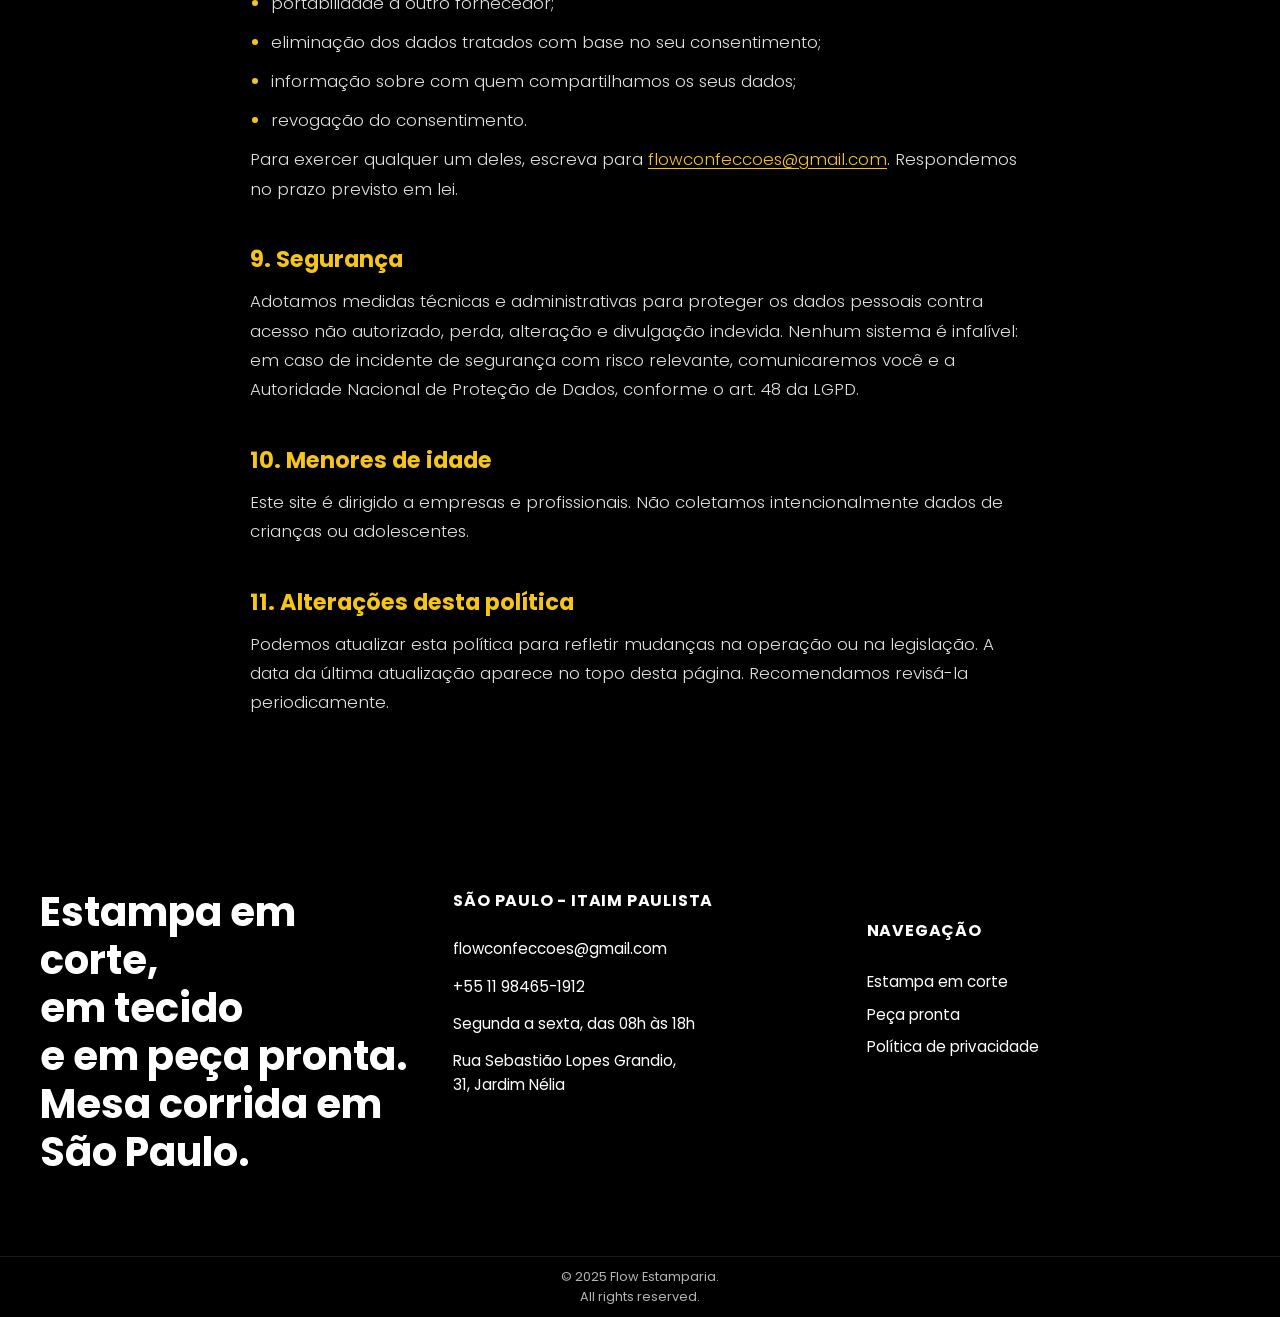
<file: privacidade.html>
<!DOCTYPE html><html lang="pt-BR"><head>
    <meta charset="UTF-8">
    <meta name="viewport" content="width=device-width, initial-scale=1.0">

    <link rel="preconnect" href="https://fonts.googleapis.com">
    <link rel="preconnect" href="https://fonts.gstatic.com" crossorigin>
    <link rel="stylesheet" href="https://fonts.googleapis.com/css2?family=Poppins:wght@300;400;600;700;800;900&display=swap">

    <title>Política de Privacidade e Cookies | Flow Estamparia</title>
    <meta name="description" content="Como a Flow Estamparia trata dados pessoais e cookies no site, conforme a Lei Geral de Proteção de Dados (LGPD).">
    <link rel="canonical" href="https://flowestamparia.com/privacidade">
    <link rel="icon" type="image/png" href="images/logo.png">
    <meta name="robots" content="index, follow">

    <link rel="stylesheet" href="css/global.css">
    <link rel="stylesheet" href="css/header.css">
    <link rel="stylesheet" href="css/legal.css">
    <link rel="stylesheet" href="css/footer.css">
</head>
<body>
    <header class="header">
        <div class="header-container">
            <div class="logo">
                <a href="/"><img src="images/logo.png" alt="Flow Estamparia" class="logo-img" width="76" height="36" decoding="async"></a>
            </div>
            <nav class="header-nav" aria-label="Navegação principal">
                <a href="/" class="header-nav-link">Estampa em corte</a>
                <a href="/confeccao" class="header-nav-link">Peça pronta</a>
            </nav>
            <a href="/" class="btn-orcamento">Voltar ao site</a>
        </div>
    </header>

    <main class="legal">
        <div class="legal-container">
            <h1 class="legal-title">Política de Privacidade e Cookies</h1>
            <div class="legal-title-underline"></div>
            <p class="legal-updated">Última atualização: 27 de julho de 2026</p>

            <p>Esta política explica quais dados pessoais a <strong>Flow Estamparia</strong> coleta neste site, para que os usa e quais são os seus direitos, conforme a Lei nº 13.709/2018 — a Lei Geral de Proteção de Dados Pessoais (LGPD).</p>

            <h2>1. Quem é o controlador dos dados</h2>
            <p>O controlador é a Flow Estamparia, com endereço na Rua Sebastião Lopes Grandio, 31, Jardim Nélia, São Paulo — SP.</p>
            <p>Contato para assuntos de privacidade: <a href="mailto:flowconfeccoes@gmail.com">flowconfeccoes@gmail.com</a> ou <a href="tel:+5511984651912">+55 11 98465-1912</a>, de segunda a sexta, das 08h às 18h.</p>

            <h2>2. Quais dados coletamos</h2>
            <p><strong>Dados que você envia por vontade própria.</strong> Este site não tem formulário de cadastro nem área de login. Quando você clica em um botão de WhatsApp, é aberta uma conversa no aplicativo com uma mensagem pronta contendo as informações que você mesmo configurou (por exemplo, tipo de peça, quantidade e número de cores). Os dados que você passar a partir dali — nome, telefone, arquivos de arte, dados da sua empresa — são tratados dentro do WhatsApp e usados para elaborar o orçamento e executar o pedido.</p>
            <p><strong>Dados coletados automaticamente.</strong> Ao navegar, ferramentas de medição podem registrar dados técnicos e de uso, como endereço IP, tipo de dispositivo e navegador, páginas visitadas, tempo de permanência, origem do acesso (site de busca, anúncio, link direto) e identificadores de campanha presentes na URL, como <code>gclid</code> e parâmetros <code>utm</code>.</p>
            <p>Esses identificadores de campanha ficam guardados no seu navegador durante a sessão e são anexados ao final da mensagem enviada pelo WhatsApp, para que possamos saber qual anúncio ou canal originou o contato.</p>

            <h2>3. Para que usamos os dados</h2>
            <ul>
                <li>Responder a pedidos de orçamento e executar o serviço contratado.</li>
                <li>Entender como o site é usado e melhorar as páginas e os textos.</li>
                <li>Medir o resultado de campanhas de publicidade e de busca.</li>
                <li>Cumprir obrigações legais, fiscais e regulatórias.</li>
            </ul>

            <h2>4. Base legal do tratamento</h2>
            <ul>
                <li><strong>Execução de contrato e procedimentos preliminares</strong> (art. 7º, V da LGPD): para elaborar o orçamento e cumprir o pedido.</li>
                <li><strong>Cumprimento de obrigação legal</strong> (art. 7º, II): para emissão de nota fiscal e guarda de documentos fiscais.</li>
                <li><strong>Consentimento</strong> (art. 7º, I): para os cookies de análise e de publicidade, que você pode recusar conforme o item 6.</li>
                <li><strong>Legítimo interesse</strong> (art. 7º, IX): para segurança do site e prevenção a fraude, sempre respeitando os seus direitos e liberdades.</li>
            </ul>

            <h2>5. Com quem compartilhamos</h2>
            <p>Não vendemos dados pessoais. Compartilhamos apenas o necessário com:</p>
            <ul>
                <li><strong>Google LLC</strong> — Google Analytics 4 e Google Ads, para medição de audiência e de conversão de anúncios.</li>
                <li><strong>WhatsApp / Meta Platforms</strong> — quando você opta por falar conosco pelo aplicativo.</li>
                <li><strong>Prestadores de serviço</strong> envolvidos na execução do pedido, como serviços de corte, costura e transporte, e a contabilidade responsável pela emissão fiscal.</li>
                <li><strong>Autoridades públicas</strong>, quando houver exigência legal ou ordem judicial.</li>
            </ul>
            <p>Alguns desses parceiros processam dados fora do Brasil. Nesses casos, a transferência internacional segue o disposto no capítulo V da LGPD.</p>

            <h2>6. Cookies e tecnologias semelhantes</h2>
            <p>Cookies são pequenos arquivos guardados pelo navegador. Neste site usamos:</p>
            <ul>
                <li><strong>Necessários</strong> — mantêm o funcionamento básico da página. Sem eles o site não opera corretamente. Inclui o armazenamento de sessão usado para guardar a origem da sua visita.</li>
                <li><strong>Análise</strong> — Google Analytics 4, que mede audiência de forma agregada: quantas pessoas visitaram, por onde chegaram e quais seções leram.</li>
                <li><strong>Publicidade</strong> — Google Ads, que mede quais anúncios geraram contato e permite otimizar as campanhas.</li>
            </ul>
            <p>Você pode bloquear ou apagar cookies a qualquer momento nas configurações do seu navegador. Bloquear cookies de análise e de publicidade não impede o uso do site. Para desativar especificamente a medição do Google Analytics, existe o complemento oficial de <a href="https://tools.google.com/dlpage/gaoptout" target="_blank" rel="noopener">desativação do Google Analytics</a>.</p>

            <h2>7. Por quanto tempo guardamos</h2>
            <p>Dados de orçamento e de pedido são mantidos pelo prazo necessário à execução do serviço e, depois, pelos prazos legais de guarda fiscal e comercial. Dados de navegação são retidos conforme a configuração das ferramentas de medição, tipicamente por até 14 meses. Encerrada a finalidade, os dados são eliminados ou anonimizados.</p>

            <h2>8. Seus direitos</h2>
            <p>A LGPD garante a você o direito de solicitar, a qualquer momento:</p>
            <ul>
                <li>confirmação de que tratamos os seus dados e acesso a eles;</li>
                <li>correção de dados incompletos, inexatos ou desatualizados;</li>
                <li>anonimização, bloqueio ou eliminação de dados desnecessários ou tratados em desconformidade com a lei;</li>
                <li>portabilidade a outro fornecedor;</li>
                <li>eliminação dos dados tratados com base no seu consentimento;</li>
                <li>informação sobre com quem compartilhamos os seus dados;</li>
                <li>revogação do consentimento.</li>
            </ul>
            <p>Para exercer qualquer um deles, escreva para <a href="mailto:flowconfeccoes@gmail.com">flowconfeccoes@gmail.com</a>. Respondemos no prazo previsto em lei.</p>

            <h2>9. Segurança</h2>
            <p>Adotamos medidas técnicas e administrativas para proteger os dados pessoais contra acesso não autorizado, perda, alteração e divulgação indevida. Nenhum sistema é infalível: em caso de incidente de segurança com risco relevante, comunicaremos você e a Autoridade Nacional de Proteção de Dados, conforme o art. 48 da LGPD.</p>

            <h2>10. Menores de idade</h2>
            <p>Este site é dirigido a empresas e profissionais. Não coletamos intencionalmente dados de crianças ou adolescentes.</p>

            <h2>11. Alterações desta política</h2>
            <p>Podemos atualizar esta política para refletir mudanças na operação ou na legislação. A data da última atualização aparece no topo desta página. Recomendamos revisá-la periodicamente.</p>
        </div>
    </main>

    <footer class="new-footer">
        <div class="footer-content">
            <div class="footer-brand">
                <h2>Estampa em corte,<br> em tecido <br> e em peça pronta. <br> Mesa corrida em São Paulo.</h2>
            </div>
            <div class="footer-column">
                <h3>SÃO PAULO - ITAIM PAULISTA</h3>
                <p><a href="mailto:flowconfeccoes@gmail.com">flowconfeccoes@gmail.com</a></p>
                <p><a href="tel:+5511984651912">+55 11 98465-1912</a></p>
                <p>Segunda a sexta, das 08h às 18h</p>
                <address>
                    Rua Sebastião Lopes Grandio,<br>
                   31, Jardim Nélia
                </address>
                <!-- CNPJ ainda em desenvolvimento — quando sair, incluir aqui: [[PREENCHER: CNPJ]] -->
            </div>

            <div class="footer-column">
                <h3 class="follow-us">Navegação</h3>
                <nav class="footer-links" aria-label="Links do rodapé">
                    <a href="/">Estampa em corte</a>
                    <a href="/confeccao">Peça pronta</a>
                    <a href="/privacidade">Política de privacidade</a>
                </nav>
            </div>
        </div>
    </footer>
    <div class="rights-reserved">
        <p>© 2025 Flow Estamparia.<br> All rights reserved.</p>
    </div>

    <script src="js/attribution.js"></script>
</body></html>
</file>
<file: css/global.css>
* {
    margin: 0;
    padding: 0;
    box-sizing: border-box;
}

:root {
    --header-height: 70px;
    --primary-yellow: #f5c518;
    --text-light: #ffffff;
    --text-secondary: #e5e5e5;
    --bg-dark: #000000;
    --content-max: 1200px;
    /* Paleta do rodapé (antes indefinidas — quebravam o footer) */
    --accent: #000000;
    --background-color: #ffffff;
    --primary-color: #f5c518;
}

html {
    font-size: 16px;
    scroll-behavior: smooth;
    scroll-padding-top: var(--header-height);
    -webkit-font-smoothing: antialiased;
    -moz-osx-font-smoothing: grayscale;
}

body {
    font-family: 'Poppins', sans-serif;
    color: var(--text-light);
    background-color: var(--bg-dark);
    overflow-x: hidden;
    line-height: 1.6;
    min-height: 100vh;
}

img {
    max-width: 100%;
    height: auto;
    display: block;
}

button {
    font-family: inherit;
    cursor: pointer;
    border: none;
    background: none;
}

/* Acessibilidade: foco visível global (só para navegação por teclado) */
:focus-visible {
    outline: 3px solid var(--primary-yellow);
    outline-offset: 2px;
}

/* Utilidades */
.container {
    width: 100%;
    max-width: 420px;
    margin: 0 auto;
    padding: 0 1rem;
}

@media (min-width: 768px) {
    :root {
        --header-height: 75px;
    }
    
    .container {
        max-width: 720px;
        padding: 0 1.5rem;
    }
}

@media (min-width: 1024px) {
    :root {
        --header-height: 80px;
    }
    
    .container {
        max-width: 960px;
        padding: 0 2rem;
    }
}

@media (min-width: 1280px) {
    .container {
        max-width: 1200px;
    }
}

@media (min-width: 1440px) {
    .container {
        max-width: 1320px;
    }
}

/* Botão flutuante do WhatsApp (position movida do inline HTML) */
.link-zap {
    position: fixed;
    bottom: 20px;
    right: 30px;
    z-index: 1200;
    line-height: 0;
    border-radius: 50%;
    box-shadow: 0 6px 20px rgba(0, 0, 0, 0.3);
    transition: transform 0.25s ease;
}

.link-zap:hover {
    transform: scale(1.06);
}

.link-zap:focus-visible {
    outline: 3px solid var(--primary-yellow);
    outline-offset: 3px;
}

/* Previne flash de conteúdo não estilizado */
body.loading {
    opacity: 0;
}

body.loaded {
    opacity: 1;
    transition: opacity 0.3s ease-in;
}
</file>
<file: css/header.css>
.header {
    position: sticky;
    top: 0;
    left: 0;
    width: 100%;
    height: var(--header-height);
    background-color: var(--bg-dark);
    z-index: 1000;
    border-bottom: 1px solid rgba(255, 255, 255, 0.08);
    transition: box-shadow 0.3s ease;
}

.header.scrolled {
    box-shadow: 0 4px 20px rgba(0, 0, 0, 0.5);
}

.header-container {
    display: flex;
    justify-content: space-between;
    align-items: center;
    height: 100%;
    max-width: var(--content-max);
    margin: 0 auto;
    padding: 0 clamp(1.2rem, 5vw, 2.5rem);
}

.logo {
    display: flex;
    align-items: center;
    flex-shrink: 0;
    filter: invert();
}

/* Navegação: escondida no mobile, exibida no desktop */
.header-nav {
    display: none;
}

.logo-img {
    height: clamp(36px, 7vw, 48px);
    width: auto;
    display: block;
}

.btn-orcamento {
    background-color: var(--primary-yellow);
    color: var(--bg-dark);
    font-weight: 600;
    font-size: clamp(0.85rem, 2.8vw, 1rem);
    padding: clamp(0.7rem, 2.2vw, 0.85rem) clamp(1.4rem, 5vw, 2rem);
    border-radius: 50px;
    transition: all 0.3s cubic-bezier(0.4, 0, 0.2, 1);
    white-space: nowrap;
    letter-spacing: -0.01em;
    box-shadow: 0 2px 8px rgba(245, 197, 24, 0.25);
    text-decoration: none;
    display: inline-flex;
    align-items: center;
    justify-content: center;
    position: relative;
    z-index: 10;
    cursor: pointer;
}

.btn-orcamento:hover {
    transform: translateY(-2px);
    box-shadow: 0 6px 16px rgba(245, 197, 24, 0.45);
    background-color: #ffd03a;
}

.btn-orcamento:active {
    transform: translateY(0);
    box-shadow: 0 2px 8px rgba(245, 197, 24, 0.3);
}

@media (min-width: 768px) {
    .header-container {
        padding: 0 2.5rem;
    }
    
    .btn-orcamento {
        font-size: 0.95rem;
        padding: 0.8rem 1.8rem;
    }
}

@media (min-width: 1024px) {
    .header-container {
        padding: 0 3.5rem;
    }

    .logo-img {
        height: 46px;
    }

    .btn-orcamento {
        font-size: 1rem;
        padding: 0.85rem 2rem;
    }

    .header-nav {
        display: flex;
        align-items: center;
        gap: clamp(1.4rem, 2.4vw, 2.4rem);
    }

    .header-nav-link {
        position: relative;
        color: var(--text-light);
        text-decoration: none;
        font-size: 0.98rem;
        font-weight: 500;
        letter-spacing: -0.01em;
        padding: 6px 2px;
        transition: color 0.25s ease;
    }

    .header-nav-link::after {
        content: '';
        position: absolute;
        left: 0;
        right: 0;
        bottom: -2px;
        height: 2px;
        background: var(--primary-yellow);
        transform: scaleX(0);
        transform-origin: left center;
        transition: transform 0.25s ease;
    }

    .header-nav-link:hover,
    .header-nav-link.active {
        color: var(--primary-yellow);
    }

    .header-nav-link:hover::after,
    .header-nav-link.active::after {
        transform: scaleX(1);
    }
}

@media (min-width: 1440px) {
    .header-container {
        padding: 0 4rem;
    }
}
</file>
<file: css/hero.css>
.hero {
    position: relative;
    width: 100%;
    height: calc(100vh - var(--header-height));
    height: calc(100svh - var(--header-height));
    min-height: 500px;
    background: linear-gradient(rgba(0, 0, 0, 0.65), rgba(0, 0, 0, 0.75)), 
                url('../images/hero-silk.webp') center/cover no-repeat;
    display: flex;
    justify-content: center;
    align-items: center;
    overflow: hidden;
}

.hero-container {
    max-width: 520px;
    width: 88%;
    text-align: center;
    display: flex;
    flex-direction: column;
    align-items: center;
    gap: clamp(1.8rem, 5vh, 3rem);
    padding: 0 1.5rem;
}

.hero-title {
    font-size: clamp(2.5rem, 10vw, 4.5rem);
    font-weight: 900;
    line-height: 1.1;
    color: var(--text-light);
    text-shadow: 3px 3px 12px rgba(0, 0, 0, 0.9);
    letter-spacing: -0.04em;
    word-spacing: 0.05em;
}

.hero-subtitle {
    font-size: clamp(0.95rem, 3.4vw, 1.1rem);
    font-weight: 300;
    line-height: 1.65;
    color: #e5e5e5;
    max-width: 95%;
    text-shadow: 2px 2px 8px rgba(0, 0, 0, 0.9);
    margin-top: -0.5rem;
}

.hero-kicker {
    font-size: clamp(0.7rem, 2.6vw, 0.85rem);
    font-weight: 700;
    text-transform: uppercase;
    letter-spacing: 0.22em;
    color: var(--primary-yellow);
    text-shadow: 1px 1px 6px rgba(0, 0, 0, 0.85);
    margin-bottom: -0.8rem;
}

/* Hero de subpágina: mesmo visual, sem ocupar a tela inteira */
.hero-sub {
    height: auto;
    min-height: 0;
    padding: clamp(3rem, 10vh, 5.5rem) 0;
}

/* CTA principal do hero (usa .btn-pill de buttons.css) */
.hero-cta {
    margin-top: -0.4rem;
    max-width: 100%;
    white-space: normal;
}

.scroll-indicator {
    position: absolute;
    bottom: clamp(1.25rem, 4vh, 2rem);
    left: 50%;
    transform: translateX(-50%);
    display: flex;
    flex-direction: column;
    align-items: center;
    gap: 10px;
}

.arrow {
    width: clamp(18px, 4.5vw, 26px);
    height: clamp(18px, 4.5vw, 26px);
    border-left: 3.5px solid var(--primary-yellow);
    border-bottom: 3.5px solid var(--primary-yellow);
    transform: rotate(-45deg);
    animation: bounce 2s infinite ease-in-out;
    opacity: 0.95;
    filter: drop-shadow(0 2px 4px rgba(0, 0, 0, 0.5));
}

.arrow-2 {
    animation-delay: 0.15s;
    opacity: 0.75;
    margin-top: -2px;
}

@keyframes bounce {
    0%, 20%, 50%, 80%, 100% {
        transform: rotate(-45deg) translateY(0);
    }
    40% {
        transform: rotate(-45deg) translateY(-12px);
    }
    60% {
        transform: rotate(-45deg) translateY(-6px);
    }
}

/* Tablets */
@media (min-width: 768px) {
    .hero-container {
        max-width: 680px;
        gap: 2.5rem;
    }

    .hero-title {
        font-size: clamp(3.2rem, 7vw, 4.8rem);
        letter-spacing: -0.045em;
    }

    .hero-subtitle {
        font-size: clamp(1.05rem, 2.5vw, 1.2rem);
        max-width: 90%;
        font-weight: 300;
    }

    .scroll-indicator {
        bottom: 2rem;
    }
}

/* Desktop */
@media (min-width: 1024px) {

    .hero-container {
        max-width: 880px;
        gap: 2.6rem;
    }

    .hero-title {
        font-size: clamp(3.2rem, 4.4vw, 4.4rem);
        letter-spacing: -0.045em;
    }

    .hero-subtitle {
        font-size: 1.15rem;
        max-width: 85%;
    }

    .scroll-indicator {
        bottom: 2.5rem;
    }
    
    .arrow {
        width: 28px;
        height: 28px;
    }
}

/* Large Desktop */
@media (min-width: 1440px) {
    .hero-title {
        font-size: 4.6rem;
    }

    .hero-subtitle {
        font-size: 1.25rem;
    }
}

/* Landscape mobile fix */
@media (max-height: 500px) and (orientation: landscape) {
    .hero {
        min-height: 100vh;
    }

    .hero-container {
        gap: 1.2rem;
    }

    .hero-title {
        font-size: clamp(1.6rem, 6vw, 2.2rem);
    }

    .hero-subtitle {
        font-size: clamp(0.85rem, 3vw, 1rem);
    }

    .scroll-indicator {
        bottom: 1.5rem;
    }
    
    .arrow {
        width: 16px;
        height: 16px;
    }
}

/* Extra small devices */
@media (max-width: 360px) {
    .hero-container {
        width: 92%;
    }
    
    .hero-title {
        font-size: 1.75rem;
    }
    
    .hero-subtitle {
        font-size: 0.92rem;
    }
}
</file>
<file: css/audience.css>
/* Bloco de público — faixa curta logo abaixo do hero.
   Nomeia quem é o cliente antes de qualquer argumento de venda. */

.audience {
    width: 100%;
    background: var(--primary-yellow);
    padding: clamp(1.8rem, 5vh, 2.6rem) 0;
    display: flex;
    justify-content: center;
}

.audience-container {
    max-width: 520px;
    width: 90%;
    margin: 0 auto;
    text-align: center;
}

.audience-text {
    font-size: clamp(1rem, 3.8vw, 1.2rem);
    font-weight: 400;
    line-height: 1.55;
    color: #1a1a1a;
}

.audience-text strong {
    font-weight: 800;
    letter-spacing: -0.01em;
}

/* Tablets */
@media (min-width: 768px) {
    .audience-container {
        max-width: 680px;
    }

    .audience-text {
        font-size: clamp(1.15rem, 2.6vw, 1.35rem);
    }
}

/* Desktop */
@media (min-width: 1024px) {
    .audience-container {
        max-width: 860px;
    }

    .audience-text {
        font-size: 1.35rem;
    }
}
</file>
<file: css/facts.css>
/* Faixa de fatos operacionais — substitui os números fictícios da prova social.
   Mecânica de grade herdada de social-proof.css, com nomes próprios (.fact-*)
   porque .stat-item / .stat-number / .stat-label são classes globais. */

.facts {
    width: 100%;
    background: #000000;
    border-top: 1px solid rgba(255, 255, 255, 0.08);
    padding: clamp(2.5rem, 7vh, 4rem) 0;
    display: flex;
    justify-content: center;
}

.facts-container {
    max-width: 520px;
    width: 90%;
    margin: 0 auto;
}

.facts-grid {
    display: grid;
    grid-template-columns: repeat(2, 1fr);
    gap: clamp(1.5rem, 5vw, 2rem);
}

.fact-item {
    display: flex;
    flex-direction: column;
    align-items: center;
    text-align: center;
    gap: 0.3rem;
}

.fact-number {
    font-size: clamp(1.6rem, 6vw, 2.4rem);
    font-weight: 900;
    color: var(--primary-yellow);
    line-height: 1.1;
    letter-spacing: -0.02em;
}

.fact-label {
    font-size: clamp(0.78rem, 2.8vw, 0.9rem);
    font-weight: 400;
    color: #cfcfcf;
    line-height: 1.3;
}

/* Tablets */
@media (min-width: 768px) {
    .facts-container {
        max-width: 680px;
    }

    .facts-grid {
        grid-template-columns: repeat(4, 1fr);
    }
}

/* Desktop */
@media (min-width: 1024px) {
    .facts-container {
        max-width: var(--content-max, 1200px);
    }

    .fact-number {
        font-size: 2.4rem;
    }
}
</file>
<file: css/heritage.css>
/* Bloco "terceira geração" — texto em primeira pessoa + vídeo da mesa corrida.
   Substitui a prova social numérica: para este público o vídeo da mesa prova
   capacidade instantaneamente e não pode ser inventado. */

.heritage {
    width: 100%;
    background: #000000;
    border-top: 1px solid rgba(255, 255, 255, 0.08);
    padding: clamp(3rem, 8vh, 5rem) 0;
    display: flex;
    justify-content: center;
}

.heritage-container {
    max-width: 520px;
    width: 90%;
    margin: 0 auto;
    display: flex;
    flex-direction: column;
    gap: clamp(1.8rem, 5vh, 2.5rem);
}

.heritage-text {
    font-size: clamp(1.05rem, 4vw, 1.3rem);
    font-weight: 300;
    font-style: italic;
    line-height: 1.6;
    color: #f0f0f0;
}

.heritage-signature {
    display: block;
    margin-top: 0.9rem;
    font-size: clamp(0.8rem, 2.8vw, 0.9rem);
    font-style: normal;
    font-weight: 600;
    color: var(--primary-yellow);
}

.heritage-media {
    position: relative;
    width: 100%;
    aspect-ratio: 16 / 9;
    border-radius: clamp(14px, 3.5vw, 20px);
    overflow: hidden;
    background: #111111;
    border: 1px solid rgba(255, 255, 255, 0.12);
}

.heritage-video {
    width: 100%;
    height: 100%;
    object-fit: cover;
    display: block;
}

/* Placeholder enquanto o vídeo da mesa não é entregue.
   Sai sozinho quando o <video> tiver um <source> válido. */
.heritage-placeholder {
    position: absolute;
    inset: 0;
    display: flex;
    flex-direction: column;
    align-items: center;
    justify-content: center;
    gap: 0.6rem;
    text-align: center;
    padding: 1.5rem;
    background: repeating-linear-gradient(
        45deg,
        #131313,
        #131313 12px,
        #191919 12px,
        #191919 24px
    );
    color: #8a8a8a;
    font-size: clamp(0.8rem, 2.8vw, 0.92rem);
    line-height: 1.5;
}

.heritage-placeholder svg {
    width: clamp(34px, 9vw, 44px);
    height: clamp(34px, 9vw, 44px);
    color: var(--primary-yellow);
    opacity: 0.55;
}

/* Tablets */
@media (min-width: 768px) {
    .heritage-container {
        max-width: 680px;
    }
}

/* Desktop: texto e vídeo lado a lado */
@media (min-width: 1024px) {
    .heritage-container {
        max-width: var(--content-max);
        flex-direction: row;
        align-items: center;
        gap: 3.5rem;
    }

    .heritage-body {
        flex: 1;
    }

    .heritage-media {
        flex: 1;
    }

    .heritage-text {
        font-size: 1.35rem;
    }
}
</file>
<file: css/services.css>
.services {
    position: relative;
    width: 100%;
    min-height: 100vh;
    background: linear-gradient(180deg, #f5f5f5 0%, #e8e8e8 100%);
    padding: clamp(3rem, 8vh, 5rem) 0 clamp(4rem, 10vh, 6rem);
    box-shadow: rgba(50, 50, 93, 0.25) 0px 30px 60px -12px inset, 
                rgba(0, 0, 0, 0.3) 0px 18px 36px -18px inset;

    display: flex;
    justify-content: center;
    align-items: center;
}

.services-container {
    max-width: 520px;
    width: 90%;
    margin: 0 auto;
    display: flex;
    flex-direction: column;
    align-items: center;
    gap: clamp(1.5rem, 4vh, 2rem);
}

.services-title {
    font-size: clamp(2rem, 8vw, 3.5rem);
    font-weight: 900;
    color: #1a1a1a;
    text-align: center;
    line-height: 1.2;
    letter-spacing: -0.02em;
}

.services-title-kw {
    display: block;
    margin-top: 0.6rem;
    font-size: clamp(0.95rem, 2.4vw, 1.25rem);
    font-weight: 600;
    letter-spacing: 0;
    color: #5a5a5a;
}

.services-title-underline {
    width: clamp(180px, 50%, 270px);
    height: 5px;
    background-color: var(--primary-yellow);
    border-radius: 3px;
    margin-top: -0.5rem;
}

.service-icon i {
    font-size: clamp(35px, 9vw, 50px);
    color: #1a1a1a;
}

.services-description {
    font-size: clamp(0.95rem, 3.5vw, 1.1rem);
    font-weight: 400;
    color: #4a4a4a;
    text-align: center;
    line-height: 1.65;
    max-width: 95%;
}

.carousel-wrapper {
    width: 100%;
    margin-top: clamp(2rem, 5vh, 3rem);
    display: flex;
    flex-direction: column;
    gap: clamp(2rem, 4vh, 2.5rem);
}

.carousel {
    width: 100%;
    overflow: hidden;
    position: relative;
}

.carousel-track {
    display: flex;
    transition: transform 0.5s cubic-bezier(0.4, 0, 0.2, 1);
    touch-action: pan-y pinch-zoom;
}

.service-card {
    min-width: 100%;
    background: #ffffff;
    border-radius: clamp(16px, 4vw, 24px);
    padding: clamp(2rem, 6vw, 3rem) clamp(1.5rem, 5vw, 2.5rem);
    box-shadow: 0 10px 40px rgba(0, 0, 0, 0.12),
                0 4px 12px rgba(0, 0, 0, 0.08);
    display: flex;
    flex-direction: column;
    align-items: center;
    gap: clamp(1.2rem, 3vh, 1.8rem);
    text-align: center;
    opacity: 0.6;
    transform: scale(0.95);
    transition: all 0.5s cubic-bezier(0.4, 0, 0.2, 1);
}

.service-card.active {
    opacity: 1;
    transform: scale(1);
    box-shadow: 0 15px 50px rgba(0, 0, 0, 0.15),
                0 8px 20px rgba(0, 0, 0, 0.1);
}

.service-icon {
    width: clamp(70px, 18vw, 100px);
    height: clamp(70px, 18vw, 100px);
    background: linear-gradient(135deg, var(--primary-yellow) 0%, #ffd740 100%);
    border-radius: 50%;
    display: flex;
    align-items: center;
    justify-content: center;
    box-shadow: 0 8px 20px rgba(245, 197, 24, 0.3);
}

.service-icon svg {
    width: 55%;
    height: 55%;
    color: #1a1a1a;
}

.service-card-title {
    font-size: clamp(1.3rem, 5vw, 1.8rem);
    font-weight: 800;
    color: #1a1a1a;
    line-height: 1.3;
    letter-spacing: -0.01em;
}

.service-card-description {
    font-size: clamp(0.92rem, 3.5vw, 1.05rem);
    font-weight: 400;
    color: #666666;
    line-height: 1.7;
    max-width: 90%;
}

.carousel-bullets {
    display: flex;
    justify-content: center;
    align-items: center;
    gap: clamp(10px, 3vw, 14px);
}

.bullet {
    width: clamp(10px, 2.5vw, 12px);
    height: clamp(10px, 2.5vw, 12px);
    border-radius: 50%;
    background-color: #c4c4c4;
    border: none;
    cursor: pointer;
    transition: all 0.3s cubic-bezier(0.4, 0, 0.2, 1);
    padding: 0;
}

.bullet:hover {
    background-color: #999999;
    transform: scale(1.15);
}

.bullet.active {
    background-color: var(--primary-yellow);
    width: clamp(30px, 8vw, 40px);
    border-radius: clamp(6px, 1.5vw, 8px);
}

/* Tablets */
@media (min-width: 768px) {
    .services-container {
        max-width: 680px;
    }

    .services-title {
        font-size: clamp(2.5rem, 6vw, 4rem);
    }

    .services-description {
        font-size: clamp(1.05rem, 2.5vw, 1.25rem);
        max-width: 85%;
    }

    .service-card {
        padding: 3rem 3rem;
    }

    .service-card-title {
        font-size: 1.9rem;
    }

    .service-card-description {
        font-size: 1.1rem;
    }
}

/* Desktop: carrossel vira grade 3x2 (JS desativa a lógica via matchMedia) */
@media (min-width: 1024px) {
    .services {
        min-height: auto;
        padding: 6rem 0;
    }

    .services-container {
        max-width: var(--content-max);
    }

    .services-title {
        font-size: clamp(2.5rem, 3.2vw, 3rem);
    }

    .services-description {
        font-size: 1.2rem;
        max-width: 720px;
    }

    .carousel {
        overflow: visible;
    }

    .carousel-track {
        display: grid;
        grid-template-columns: repeat(3, 1fr);
        gap: 1.8rem;
        transform: none !important;
    }

    .service-card {
        min-width: 0;
        width: auto;
        padding: 2.6rem 2rem;
        opacity: 1;
        transform: none;
    }

    .service-icon {
        width: 96px;
        height: 96px;
    }

    .service-card-title {
        font-size: 1.5rem;
    }

    .service-card-description {
        font-size: 1.02rem;
        max-width: 90%;
    }

    .carousel-bullets {
        display: none;
    }
}

/* Elevação no hover (apenas dispositivos com mouse, no desktop) */
@media (hover: hover) and (min-width: 1024px) {
    .service-card {
        transition: transform 0.3s cubic-bezier(0.4, 0, 0.2, 1),
                    box-shadow 0.3s cubic-bezier(0.4, 0, 0.2, 1);
    }

    .service-card:hover {
        transform: translateY(-6px);
        box-shadow: 0 20px 45px rgba(0, 0, 0, 0.16),
                    0 8px 18px rgba(0, 0, 0, 0.1);
    }
}

/* ==========================================================================
   Mobile/tablet (< 1024px): sombra dos cards de serviço
   Corrige o recorte da própria sombra e o vazamento da sombra dos cards
   vizinhos causados pelo overflow:hidden do .carousel.
   O desktop (>= 1024px) permanece inalterado.
   ========================================================================== */
@media (max-width: 1023.98px) {

    /* Cards inativos sem sombra: é o que impede o vazamento lateral.
       Eles já são secundários por opacity: .6 e scale(.95). */
    .service-card {
        box-shadow: none;
    }

    /* Sombra vertical, com spread negativo para não se projetar para os lados. */
    .service-card.active {
        box-shadow: 0 12px 24px -10px rgba(0, 0, 0, 0.22),
                    0 4px 10px -6px rgba(0, 0, 0, 0.14);
    }

    /* Recorta apenas na horizontal e libera o eixo vertical para a sombra.
       Sob @supports porque, sem suporte a overflow:clip, o par
       overflow-x:hidden + overflow-y:visible faz o visible computar como auto
       — e aí apareceria justamente a barra de rolagem que queremos evitar.
       Sem o @supports, .carousel mantém o overflow:hidden da regra base. */
    @supports (overflow: clip) {
        .carousel {
            overflow-x: clip;
            overflow-y: visible;
        }
    }

    /* Navegadores sem overflow:clip (Safari < 16): abre espaço para a sombra
       renderizar dentro da caixa de clipe. Só no eixo vertical — padding
       horizontal estreitaria o card e desalinharia o translateX por slide. */
    @supports not (overflow: clip) {
        .carousel {
            padding-block: 4px 22px;
        }
    }
}
</file>
<file: css/portfolio.css>
.portfolio {
    position: relative;
    width: 100%;
    min-height: 100vh;
    background: #ffffff;
    padding: clamp(3rem, 8vh, 5rem) 0 clamp(4rem, 10vh, 6rem);
    display: flex;
    align-items: center;
}

.portfolio-container {
    max-width: 520px;
    width: 90%;
    margin: 0 auto;
    display: flex;
    flex-direction: column;
    align-items: center;
    gap: clamp(1.5rem, 4vh, 2rem);
}

.portfolio-title {
    font-size: clamp(2rem, 8vw, 3.5rem);
    font-weight: 900;
    color: #1a1a1a;
    text-align: center;
    line-height: 1.2;
    letter-spacing: -0.02em;
}

.portfolio-title-underline {
    width: clamp(180px, 50%, 270px);
    height: 5px;
    background-color: var(--primary-yellow);
    border-radius: 3px;
    margin-top: -0.5rem;
}

.portfolio-carousel-wrapper {
    width: 100%;
    margin-top: clamp(2rem, 5vh, 3rem);
    display: flex;
    flex-direction: column;
    gap: clamp(2rem, 4vh, 2.5rem);
}

.portfolio-carousel {
    width: 100%;
    overflow: hidden;
    position: relative;
}

.portfolio-track {
    display: flex;
    transition: transform 0.6s cubic-bezier(0.4, 0, 0.2, 1);
    touch-action: pan-y pinch-zoom;
}

.portfolio-slide {
    min-width: 100%;
    display: flex;
    flex-direction: column;
    gap: clamp(1rem, 3vh, 1.5rem);
    opacity: 0.5;
    transition: opacity 0.6s cubic-bezier(0.4, 0, 0.2, 1);
}

.portfolio-slide.active {
    opacity: 1;
}

.portfolio-image-box {
    width: 100%;
    aspect-ratio: 16 / 9;
    background: #f0f0f0;
    border-radius: clamp(12px, 3vw, 20px);
    overflow: hidden;
    box-shadow: 0 8px 24px rgba(0, 0, 0, 0.1),
                0 2px 8px rgba(0, 0, 0, 0.06);
    position: relative;
    border: 1px solid rgba(0, 0, 0, 0.05);
}

.portfolio-img {
    width: 100%;
    height: 100%;
    object-fit: cover;
    object-position: center;
    display: block;
    transition: transform 0.4s cubic-bezier(0.4, 0, 0.2, 1);
}

.portfolio-slide.active .portfolio-img {
    transform: scale(1);
}

.portfolio-slide:not(.active) .portfolio-img {
    transform: scale(0.98);
}

.portfolio-image-box::before {
    content: '';
    position: absolute;
    top: 0;
    left: 0;
    right: 0;
    bottom: 0;
    background: linear-gradient(180deg, rgba(0,0,0,0) 0%, rgba(0,0,0,0.03) 100%);
    pointer-events: none;
    z-index: 1;
}

.portfolio-figure {
    margin: 0;
    display: flex;
    flex-direction: column;
    gap: clamp(0.6rem, 2vw, 0.85rem);
    width: 100%;
    min-width: 0;
}

/* Setas de navegação (somente desktop) */
.portfolio-arrow {
    display: none;
}

.portfolio-bullets {
    display: flex;
    justify-content: center;
    align-items: center;
    gap: clamp(10px, 3vw, 14px);
}

.portfolio-bullets .bullet {
    width: clamp(10px, 2.5vw, 12px);
    height: clamp(10px, 2.5vw, 12px);
    border-radius: 50%;
    background-color: #c4c4c4;
    border: none;
    cursor: pointer;
    transition: all 0.3s cubic-bezier(0.4, 0, 0.2, 1);
    padding: 0;
}

.portfolio-bullets .bullet:hover {
    background-color: #999999;
    transform: scale(1.15);
}

.portfolio-bullets .bullet.active {
    background-color: var(--primary-yellow);
    width: clamp(30px, 8vw, 40px);
    border-radius: clamp(6px, 1.5vw, 8px);
}

/* Tablets */
@media (min-width: 768px) {
    .portfolio-container {
        max-width: 680px;
    }

    .portfolio-title {
        font-size: clamp(2.5rem, 6vw, 4rem);
    }

    .portfolio-slide {
        gap: 1.5rem;
    }

    .portfolio-image-box {
        aspect-ratio: 16 / 9;
    }
}

/* Desktop: mantém o carrossel, mas as 2 imagens ficam lado a lado + setas */
@media (min-width: 1024px) {
    .portfolio {
        min-height: auto;
        padding: 6rem 0;
    }

    .portfolio-container {
        max-width: var(--content-max);
    }

    .portfolio-title {
        font-size: clamp(2.5rem, 3.2vw, 3rem);
    }

    .portfolio-slide {
        flex-direction: row;
        gap: 2rem;
        align-items: flex-start;
    }

    .portfolio-figure {
        flex: 1 1 0;
    }

    .portfolio-image-box {
        aspect-ratio: 4 / 3;
    }

    .portfolio-image-box:hover .portfolio-img {
        transform: scale(1.03);
    }

    .portfolio-arrow {
        display: flex;
        position: absolute;
        top: 50%;
        transform: translateY(-50%);
        z-index: 5;
        width: 48px;
        height: 48px;
        align-items: center;
        justify-content: center;
        border-radius: 50%;
        background: rgba(255, 255, 255, 0.92);
        box-shadow: 0 6px 18px rgba(0, 0, 0, 0.18);
        color: #1a1a1a;
        cursor: pointer;
        transition: background-color 0.2s ease, transform 0.2s ease;
    }

    .portfolio-arrow svg {
        width: 16px;
        height: 16px;
    }

    .portfolio-prev {
        left: 10px;
    }

    .portfolio-next {
        right: 10px;
    }

    .portfolio-arrow:hover {
        background: #ffffff;
        transform: translateY(-50%) scale(1.08);
    }
}

/* Landscape mobile */
@media (max-height: 600px) and (orientation: landscape) {
    .portfolio {
        min-height: auto;
        padding: 2rem 0 3rem;
    }

    .portfolio-slide {
        gap: 0.8rem;
    }

    .portfolio-image-box {
        aspect-ratio: 16 / 9;
    }
}
</file>
<file: css/process.css>
.process {
    position: relative;
    width: 100%;
    min-height: 100vh;
    background: #000000;
    padding: clamp(3rem, 8vh, 5rem) 0 clamp(4rem, 10vh, 6rem);
    display: flex;
    align-items: center;
}

.process-container {
    max-width: 520px;
    width: 90%;
    margin: 0 auto;
    display: flex;
    flex-direction: column;
    align-items: center;
    gap: clamp(1.5rem, 4vh, 2rem);
}

.process-title {
    font-size: clamp(2rem, 8vw, 3.5rem);
    font-weight: 900;
    color: #ffffff;
    text-align: center;
    line-height: 1.2;
    letter-spacing: -0.02em;
}

.process-title-underline {
    width: clamp(180px, 50%, 270px);
    height: 5px;
    background-color: var(--primary-yellow);
    border-radius: 3px;
    margin-top: -0.5rem;
}

.process-description {
    font-size: clamp(0.95rem, 3.5vw, 1.1rem);
    font-weight: 400;
    color: #e5e5e5;
    text-align: center;
    line-height: 1.65;
    max-width: 95%;
}

.process-carousel-wrapper {
    width: 100%;
    margin-top: clamp(2rem, 5vh, 3rem);
    display: flex;
    flex-direction: column;
    gap: clamp(2rem, 4vh, 2.5rem);
}

.process-carousel {
    width: 100%;
    overflow: hidden;
    position: relative;
}

.process-track {
    display: flex;
    transition: transform 0.5s cubic-bezier(0.4, 0, 0.2, 1);
    touch-action: pan-y pinch-zoom;
}

.process-card {
    min-width: 100%;
    background: #ffffff;
    border-radius: clamp(16px, 4vw, 24px);
    padding: clamp(2rem, 6vw, 3rem) clamp(1.5rem, 5vw, 2.5rem);
    box-shadow: 0 10px 40px rgba(245, 197, 24, 0.15),
                0 4px 12px rgba(245, 197, 24, 0.1);
    display: flex;
    flex-direction: column;
    align-items: center;
    gap: clamp(1.2rem, 3vh, 1.8rem);
    text-align: center;
    opacity: 0.6;
    transform: scale(0.95);
    transition: all 0.5s cubic-bezier(0.4, 0, 0.2, 1);
}

.process-card.active {
    opacity: 1;
    transform: scale(1);
    box-shadow: 0 15px 50px rgba(245, 197, 24, 0.25),
                0 8px 20px rgba(245, 197, 24, 0.15);
}

.process-icon {
    width: clamp(80px, 20vw, 110px);
    height: clamp(80px, 20vw, 110px);
    background: #000000;
    border-radius: 50%;
    display: flex;
    align-items: center;
    justify-content: center;
    box-shadow: 0 8px 20px rgba(0, 0, 0, 0.3);
}

.process-icon-img {
    width: 55%;
    height: 55%;
    object-fit: contain;
    display: block;
}

/* Fluxo comercial: passo numerado no lugar do ícone */
.process-step-number {
    font-size: clamp(2rem, 8vw, 2.6rem);
    font-weight: 900;
    color: var(--primary-yellow);
    line-height: 1;
    letter-spacing: -0.03em;
}

.process-card-title {
    font-size: clamp(1.3rem, 5vw, 1.8rem);
    font-weight: 800;
    color: #1a1a1a;
    line-height: 1.3;
    letter-spacing: -0.01em;
}

.process-card-description {
    font-size: clamp(0.92rem, 3.5vw, 1.05rem);
    font-weight: 400;
    color: #666666;
    line-height: 1.7;
    max-width: 90%;
}

.process-bullets {
    display: flex;
    justify-content: center;
    align-items: center;
    gap: clamp(10px, 3vw, 14px);
}

.process-bullets .bullet {
    width: clamp(10px, 2.5vw, 12px);
    height: clamp(10px, 2.5vw, 12px);
    border-radius: 50%;
    background-color: #444444;
    border: none;
    cursor: pointer;
    transition: all 0.3s cubic-bezier(0.4, 0, 0.2, 1);
    padding: 0;
}

.process-bullets .bullet:hover {
    background-color: #666666;
    transform: scale(1.15);
}

.process-bullets .bullet.active {
    background-color: var(--primary-yellow);
    width: clamp(30px, 8vw, 40px);
    border-radius: clamp(6px, 1.5vw, 8px);
}

/* Tablets */
@media (min-width: 768px) {
    .process-container {
        max-width: 680px;
    }

    .process-title {
        font-size: clamp(2.5rem, 6vw, 4rem);
    }

    .process-description {
        font-size: clamp(1.05rem, 2.5vw, 1.25rem);
        max-width: 85%;
    }

    .process-card {
        padding: 3rem 3rem;
    }

    .process-card-title {
        font-size: 1.9rem;
    }

    .process-card-description {
        font-size: 1.1rem;
    }
}

/* Desktop: carrossel vira grade de 3 colunas (JS desativa a lógica) */
@media (min-width: 1024px) {
    .process {
        min-height: auto;
        padding: 6rem 0;
    }

    .process-container {
        max-width: var(--content-max);
    }

    .process-title {
        font-size: clamp(2.5rem, 3.2vw, 3rem);
    }

    .process-description {
        font-size: 1.2rem;
        max-width: 720px;
    }

    .process-carousel {
        overflow: visible;
    }

    .process-track {
        display: grid;
        grid-template-columns: repeat(3, 1fr);
        gap: 1.8rem;
        transform: none !important;
    }

    .process-card {
        min-width: 0;
        width: auto;
        padding: 2.8rem 2rem;
        opacity: 1;
        transform: none;
    }

    .process-icon {
        width: 104px;
        height: 104px;
    }

    .process-card-title {
        font-size: 1.6rem;
    }

    .process-card-description {
        font-size: 1.02rem;
        max-width: 90%;
    }

    .process-bullets {
        display: none;
    }
}

/* Elevação no hover (apenas dispositivos com mouse, no desktop) */
@media (hover: hover) and (min-width: 1024px) {
    .process-card {
        transition: transform 0.3s cubic-bezier(0.4, 0, 0.2, 1),
                    box-shadow 0.3s cubic-bezier(0.4, 0, 0.2, 1);
    }

    .process-card:hover {
        transform: translateY(-6px);
        box-shadow: 0 20px 45px rgba(0, 0, 0, 0.35);
    }
}

/* Landscape mobile */
@media (max-height: 600px) and (orientation: landscape) {
    .process {
        min-height: auto;
        padding: 2rem 0 3rem;
    }

    .process-card {
        padding: 1.5rem 1.5rem;
    }

    .process-icon {
        width: 70px;
        height: 70px;
    }
}
</file>
<file: css/faq.css>
.faq {
    position: relative;
    width: 100%;
    background: #ffffff;
    padding: clamp(3.5rem, 9vh, 5.5rem) 0 clamp(3.5rem, 9vh, 5.5rem);
    display: flex;
    justify-content: center;
}

.faq-container {
    max-width: 520px;
    width: 90%;
    margin: 0 auto;
    display: flex;
    flex-direction: column;
    align-items: center;
    gap: clamp(1.2rem, 3vh, 1.8rem);
}

.faq-title {
    font-size: clamp(2rem, 8vw, 3.5rem);
    font-weight: 900;
    color: #1a1a1a;
    text-align: center;
    line-height: 1.2;
    letter-spacing: -0.02em;
}

.faq-title-underline {
    width: clamp(180px, 50%, 270px);
    height: 5px;
    background-color: var(--primary-yellow);
    border-radius: 3px;
    margin-top: -0.5rem;
}

.faq-list {
    width: 100%;
    margin-top: clamp(1rem, 3vh, 1.5rem);
    display: flex;
    flex-direction: column;
    gap: clamp(0.7rem, 2vh, 1rem);
}

.faq-item {
    border: 1px solid #e6e6e6;
    border-radius: 14px;
    background: #fafafa;
    overflow: hidden;
    transition: border-color 0.25s ease, box-shadow 0.25s ease;
}

.faq-item.open {
    border-color: var(--primary-yellow);
    box-shadow: 0 6px 20px rgba(0, 0, 0, 0.06);
}

.faq-question {
    width: 100%;
    display: flex;
    align-items: center;
    justify-content: space-between;
    gap: 1rem;
    padding: clamp(1.1rem, 3.5vw, 1.4rem) clamp(1.2rem, 4vw, 1.6rem);
    background: transparent;
    border: none;
    cursor: pointer;
    text-align: left;
    font-family: inherit;
    font-size: clamp(1rem, 3.4vw, 1.12rem);
    font-weight: 700;
    color: #1a1a1a;
    line-height: 1.35;
}

.faq-icon {
    position: relative;
    flex: 0 0 auto;
    width: 20px;
    height: 20px;
}

.faq-icon::before,
.faq-icon::after {
    content: '';
    position: absolute;
    top: 50%;
    left: 50%;
    background-color: var(--primary-yellow);
    border-radius: 2px;
    transform: translate(-50%, -50%);
    transition: transform 0.3s ease, opacity 0.3s ease;
}

.faq-icon::before {
    width: 16px;
    height: 3px;
}

.faq-icon::after {
    width: 3px;
    height: 16px;
}

.faq-item.open .faq-icon::after {
    transform: translate(-50%, -50%) rotate(90deg);
    opacity: 0;
}

.faq-answer {
    max-height: 0;
    overflow: hidden;
    transition: max-height 0.35s cubic-bezier(0.4, 0, 0.2, 1);
}

.faq-answer p {
    padding: 0 clamp(1.2rem, 4vw, 1.6rem) clamp(1.1rem, 3.5vw, 1.4rem);
    margin: 0;
    font-size: clamp(0.92rem, 3vw, 1.02rem);
    font-weight: 400;
    line-height: 1.6;
    color: #444444;
}

.faq-question:focus-visible {
    outline: 3px solid var(--primary-yellow);
    outline-offset: -3px;
    border-radius: 14px;
}

/* Tablets */
@media (min-width: 768px) {
    .faq-container {
        max-width: 680px;
    }

    .faq-title {
        font-size: clamp(2.5rem, 6vw, 4rem);
    }
}

/* Desktop */
@media (min-width: 1024px) {
    .faq-container {
        max-width: 800px;
    }
}
</file>
<file: css/buttons.css>
/* Botões compartilhados entre as páginas.
   Extraídos de calculator.css porque o modal de briefing (index.html e
   confeccao.html) e o CTA do hero usam .btn-pill / .whatsapp-btn sem que a
   página precise carregar a calculadora inteira. */

.btn-pill {
    background: var(--primary-yellow);
    color: #1a1a1a;
    font-family: 'Poppins', sans-serif;
    font-size: clamp(1rem, 4vw, 1.1rem);
    font-weight: 700;
    padding: clamp(14px, 4vw, 16px) clamp(28px, 8vw, 38px);
    border: none;
    border-radius: 50px;
    cursor: pointer;
    box-shadow: 0 8px 24px rgba(245, 197, 24, 0.35);
    transition: transform 0.25s ease, background-color 0.25s ease, box-shadow 0.25s ease;
}

.btn-pill:hover {
    background: #ffd23a;
    transform: translateY(-2px);
    box-shadow: 0 10px 28px rgba(245, 197, 24, 0.45);
}

.btn-pill:active {
    transform: translateY(0);
}

.btn-pill:focus-visible {
    outline: 3px solid #1a1a1a;
    outline-offset: 3px;
}

.whatsapp-btn {
    background: #25D366;
    color: #ffffff;
    padding: clamp(16px, 4vw, 18px) clamp(30px, 8vw, 40px);
    border: none;
    border-radius: 50px;
    font-size: clamp(1rem, 4vw, 1.15rem);
    font-weight: 600;
    font-family: 'Poppins', sans-serif;
    cursor: pointer;
    width: 100%;
    transition: all 0.3s cubic-bezier(0.4, 0, 0.2, 1);
    display: flex;
    align-items: center;
    justify-content: center;
    gap: clamp(8px, 2vw, 12px);
    box-shadow: 0 4px 12px rgba(37, 211, 102, 0.3);
}

.whatsapp-btn svg {
    width: clamp(20px, 5vw, 24px);
    height: clamp(20px, 5vw, 24px);
    flex-shrink: 0;
}

.whatsapp-btn:hover {
    background: #128C7E;
    transform: translateY(-2px);
    box-shadow: 0 6px 20px rgba(37, 211, 102, 0.4);
}

.whatsapp-btn:active {
    transform: translateY(0);
    box-shadow: 0 4px 12px rgba(37, 211, 102, 0.3);
}

.whatsapp-btn:focus-visible {
    outline: 3px solid #0b6b3a;
    outline-offset: 3px;
}

/* Desktop */
@media (min-width: 1024px) {
    .whatsapp-btn {
        font-size: 1.1rem;
    }
}
</file>
<file: css/modal.css>
/* ===== MODAL PREMIUM + BACKDROP ===== */
.modal-backdrop {
    position: fixed;
    inset: 0;
    z-index: 2000;
    display: flex;
    align-items: center;
    justify-content: center;
    padding: 1.5rem;
    background: rgba(0, 0, 0, 0.55);
    -webkit-backdrop-filter: blur(6px);
    backdrop-filter: blur(6px);
    opacity: 0;
    transition: opacity 0.28s ease;
}

/* O atributo hidden vence a exibição (evita que display:flex mantenha visível) */
.modal-backdrop[hidden] {
    display: none;
}

.modal-backdrop.visible {
    opacity: 1;
}

.modal {
    position: relative;
    width: 100%;
    max-width: 460px;
    max-height: calc(100vh - 3rem);
    overflow-y: auto;
    background: #ffffff;
    border-radius: 22px;
    padding: clamp(1.8rem, 5vw, 2.8rem);
    text-align: center;
    box-shadow: 0 30px 80px rgba(0, 0, 0, 0.35), 0 8px 24px rgba(0, 0, 0, 0.2);
    opacity: 0;
    transform: translateY(14px) scale(0.96);
    transition: opacity 0.3s ease, transform 0.32s cubic-bezier(0.16, 1, 0.3, 1);
}

.modal-backdrop.visible .modal {
    opacity: 1;
    transform: translateY(0) scale(1);
}

.modal-close {
    position: absolute;
    top: 14px;
    right: 14px;
    width: 38px;
    height: 38px;
    display: flex;
    align-items: center;
    justify-content: center;
    border-radius: 50%;
    color: #9a9a9a;
    background: transparent;
    cursor: pointer;
    transition: background-color 0.2s ease, color 0.2s ease;
}

.modal-close svg {
    width: 15px;
    height: 15px;
}

.modal-close:hover {
    background: #f2f2f2;
    color: #1a1a1a;
}

.modal-close:focus-visible {
    outline: 3px solid var(--primary-yellow);
    outline-offset: 2px;
}

.modal-icon {
    width: clamp(64px, 16vw, 78px);
    height: clamp(64px, 16vw, 78px);
    margin: 0 auto clamp(1.1rem, 3vw, 1.4rem);
    display: flex;
    align-items: center;
    justify-content: center;
    border-radius: 50%;
    background: linear-gradient(135deg, var(--primary-yellow) 0%, #ffd740 100%);
    box-shadow: 0 8px 20px rgba(245, 197, 24, 0.35);
}

.modal-icon svg {
    width: 46%;
    height: 46%;
    color: #1a1a1a;
}

.modal-title {
    font-size: clamp(1.3rem, 5vw, 1.6rem);
    font-weight: 800;
    color: #1a1a1a;
    line-height: 1.25;
    margin-bottom: clamp(0.9rem, 3vw, 1.2rem);
}

.modal-body {
    text-align: left;
    color: #444444;
}

.modal-body p {
    font-size: clamp(0.95rem, 3.2vw, 1.02rem);
    line-height: 1.6;
    margin-bottom: 0.9rem;
}

.modal-list {
    margin: 0 0 0.4rem;
    padding-left: 1.2rem;
}

.modal-list li {
    font-size: clamp(0.95rem, 3.2vw, 1.02rem);
    line-height: 1.6;
    color: #1a1a1a;
    margin-bottom: 0.3rem;
}

.modal-list li::marker {
    color: var(--primary-yellow);
}

.modal-actions {
    display: flex;
    flex-direction: column;
    gap: 0.75rem;
    margin-top: clamp(1.4rem, 4vw, 1.8rem);
}

/* Reaproveita .whatsapp-btn (verde) do calculator.css; aqui só ajusta a margem */
.modal-wpp {
    margin: 0;
}

.modal-back {
    background: transparent;
    color: #666666;
    font-family: 'Poppins', sans-serif;
    font-size: clamp(0.95rem, 3.5vw, 1.05rem);
    font-weight: 600;
    padding: 0.7rem 1rem;
    border-radius: 50px;
    cursor: pointer;
    transition: background-color 0.2s ease, color 0.2s ease;
}

.modal-back:hover {
    background: #f2f2f2;
    color: #1a1a1a;
}

.modal-back:focus-visible {
    outline: 3px solid var(--primary-yellow);
    outline-offset: 2px;
}

/* Trava o scroll do fundo enquanto o modal está aberto */
body.modal-open {
    overflow: hidden;
}

@media (prefers-reduced-motion: reduce) {
    .modal-backdrop,
    .modal {
        transition: opacity 0.01ms;
    }
    .modal {
        transform: none;
    }
}
</file>
<file: css/footer.css>
/* ======================================== FOOTER ======================================== */

footer{
    box-sizing: border-box;
    margin: 0px;
    line-height: 1.6;
    text-align: center;
    display: flex;
    align-items: center;
    justify-content: center;
}

.new-footer {
    background-color: var(--accent);
    color: white;
    padding: 80px 20px;
    font-family: 'Poppins', sans-serif;
}

.new-footer .footer-content {
    max-width: var(--content-max);
    margin: 0 auto;
    display: grid;
    grid-template-columns: repeat(3, 1fr); /* Colunas com tamanhos iguais */
    gap: 40px;
}

.new-footer .footer-brand h2 {
    font-family: 'Poppins', sans-serif;
    font-size: 2.5rem;
    font-weight: 700;
    line-height: 1.2;
    color: var(--background-color);
    margin-bottom: 0;
}

.new-footer .footer-column h3 {
    font-size: 1rem;
    font-weight: 700;
    margin-bottom: 1.5rem;
    color: var(--background-color);
    text-transform: uppercase;
    letter-spacing: 0.05em;
}

.new-footer .footer-column p,
.new-footer .footer-column address {
    font-size: 0.95rem;
    line-height: 1.6;
    margin-bottom: 0.8rem;
    font-style: normal;
}

.new-footer .footer-column a {
    color: var(--background-color);
    text-decoration: none;
    transition: color 0.3s ease;
}

.new-footer .footer-column a:hover {
    color: var(--primary-color);
    text-decoration: underline;
}

.new-footer .map-link,
.new-footer .newsletter-link {
    display: inline-flex;
    align-items: center;
    font-weight: 600;
    margin-top: 10px;
}

.new-footer .map-link svg {
    width: 0.8em;
    height: 0.8em;
    margin-left: 8px;
    fill: currentColor;
    flex-shrink: 0;
}

.new-footer .follow-us {
    margin-top: 30px;
    margin-bottom: 15px;
}

.new-footer .social-icons {
    display: flex;
    gap: 20px;
    justify-content: center;
}

.new-footer .social-icons a {
    color: var(--background-color);
    font-size: 1.5rem;
    line-height: 0;
    transition: color 0.3s ease;
}

.new-footer .social-icons a svg {
    width: 1.5rem;
    height: 1.5rem;
    fill: currentColor;
    display: block;
}

.new-footer .social-icons a:hover {
    color: var(--primary-color);
}

/* Links de navegação do rodapé, abaixo dos ícones sociais.
   Precisa de margem própria porque .social-icons a usa line-height: 0. */
.new-footer .footer-links {
    margin-top: 28px;
    display: flex;
    flex-direction: column;
    align-items: center;
    gap: 0.7rem;
}

.new-footer .footer-links a {
    font-size: 0.95rem;
    line-height: 1.4;
}

.rights-reserved {
    background-color: black;
    color: #b3b3b3; /* contraste acessível sobre preto (WCAG AA) */
    text-align: center;
    padding: 10px;
    font-size: 0.8rem;
    font-family: 'Poppins', sans-serif;
    border-top: 1px solid rgba(255, 255, 255, 0.1); /* separa do footer */
}

.rights-reserved p {
    margin: 0;
    color: inherit;
}

/* ======================================== MEDIA QUERIES - Footer ======================================== */

/* Desktop: colunas de contato alinhadas à esquerda */
@media (min-width: 1024px) {
    .new-footer .footer-content {
        text-align: left;
    }
    .new-footer .social-icons {
        justify-content: flex-start;
    }
    .new-footer .footer-links {
        align-items: flex-start;
    }
}

/* Tablets e dispositivos médios */
@media (max-width: 992px) {
    .new-footer .footer-content {
        grid-template-columns: 1fr 1fr;
    }
    .new-footer .footer-brand {
        grid-column: span 2; /* Ocupa 2 colunas em tablets */
        margin-bottom: 40px;
    }
    .new-footer .footer-brand h2 {
        font-size: 2rem;
    }
}

/* Dispositivos móveis */
@media (max-width: 768px) {
    .new-footer .footer-content {
        grid-template-columns: 1fr;
        text-align: center;
    }
    .new-footer .footer-brand {
        grid-column: span 1;
        margin-bottom: 30px;
    }
    .new-footer .footer-brand h2 {
        font-size: 2.2rem;
    }
    .new-footer .footer-column h3 {
        margin-top: 30px;
    }
    .new-footer .social-icons {
        justify-content: center;
    }
}

/* Dispositivos móveis pequenos */
@media (max-width: 480px) {
    .new-footer {
        padding: 50px 15px;
    }
    .new-footer .footer-brand h2 {
        font-size: 1.8rem;
    }
    .new-footer .footer-column h3 {
        font-size: 0.9rem;
    }
    .new-footer .footer-column p,
    .new-footer .footer-column address {
        font-size: 0.85rem;
    }
    .new-footer .social-icons a {
        font-size: 1.3rem;
    }
}

.link-zap{
    outline: none;
    -webkit-tap-highlight-color: transparent; /* mobile Safari / Chrome */
}
  
.link-zap svg {
    animation: pulse 3.5s infinite;
}

@keyframes pulse {
0% {
    transform: scale(1.0);
    opacity: 1;
}
50% {
    transform: scale(1.2);
    opacity: 0.9;
}
100% {
    transform: scale(1.0);
    opacity: 1;
}
}
</file>
<file: css/notice.css>
/* Aviso de prazo da confecção — obrigatório e visível, logo abaixo do hero
   de confeccao.html. Declara o prazo real e devolve para a home quem já tem
   o corte (o cliente do produto bom). */

.notice {
    width: 100%;
    background: #1a1a1a;
    border-top: 3px solid var(--primary-yellow);
    padding: clamp(2rem, 6vh, 3rem) 0;
    display: flex;
    justify-content: center;
}

.notice-container {
    max-width: 520px;
    width: 90%;
    margin: 0 auto;
    display: flex;
    flex-direction: column;
    align-items: flex-start;
    gap: clamp(0.9rem, 3vh, 1.2rem);
}

.notice-text {
    font-size: clamp(0.98rem, 3.6vw, 1.12rem);
    font-weight: 400;
    line-height: 1.65;
    color: #e5e5e5;
}

.notice-text strong {
    color: #ffffff;
    font-weight: 700;
}

.notice-link {
    display: inline-flex;
    align-items: center;
    gap: 0.5rem;
    font-size: clamp(0.95rem, 3.4vw, 1.05rem);
    font-weight: 700;
    color: var(--primary-yellow);
    text-decoration: none;
    border-bottom: 2px solid transparent;
    transition: border-color 0.25s ease;
}

.notice-link:hover {
    border-bottom-color: var(--primary-yellow);
}

.notice-link svg {
    width: 0.9em;
    height: 0.9em;
    flex-shrink: 0;
}

/* Tablets */
@media (min-width: 768px) {
    .notice-container {
        max-width: 680px;
    }
}

/* Desktop */
@media (min-width: 1024px) {
    .notice-container {
        max-width: var(--content-max);
        flex-direction: row;
        align-items: center;
        justify-content: space-between;
        gap: 2.5rem;
    }

    .notice-text {
        font-size: 1.15rem;
        max-width: 72ch;
    }

    .notice-link {
        flex-shrink: 0;
    }
}
</file>
<file: css/custom-select.css>
/* ===== CUSTOM SELECT (dropdown premium) ===== */
.cs {
    position: relative;
    width: 100%;
}

/* Nativo escondido, mas presente para valor/submit/acessibilidade de fallback */
.cs-native {
    position: absolute;
    width: 1px;
    height: 1px;
    padding: 0;
    margin: -1px;
    overflow: hidden;
    clip: rect(0 0 0 0);
    white-space: nowrap;
    border: 0;
    opacity: 0;
    pointer-events: none;
}

.cs-trigger {
    width: 100%;
    display: flex;
    align-items: center;
    justify-content: space-between;
    gap: 1rem;
    padding: clamp(14px, 4vw, 16px);
    background: #ffffff;
    border: 2px solid #e0e0e0;
    border-radius: clamp(10px, 2.5vw, 12px);
    font-family: 'Poppins', sans-serif;
    font-size: clamp(0.95rem, 3.5vw, 1.05rem);
    color: #1a1a1a;
    text-align: left;
    cursor: pointer;
    transition: border-color 0.2s ease, box-shadow 0.2s ease;
}

.cs-trigger:hover {
    border-color: #c9c9c9;
}

.cs.open .cs-trigger,
.cs-trigger:focus-visible {
    outline: none;
    border-color: var(--primary-yellow);
    box-shadow: 0 0 0 3px rgba(245, 197, 24, 0.18);
}

.cs-value {
    flex: 1 1 auto;
    overflow: hidden;
    text-overflow: ellipsis;
    white-space: nowrap;
}

.cs-value-placeholder {
    color: #9a9a9a;
}

.cs-arrow {
    flex: 0 0 auto;
    width: 11px;
    height: 11px;
    border-right: 2.5px solid #6b6b6b;
    border-bottom: 2.5px solid #6b6b6b;
    transform: rotate(45deg) translate(-2px, -2px);
    transition: transform 0.25s ease;
}

.cs.open .cs-arrow {
    transform: rotate(-135deg) translate(-2px, -2px);
}

/* Painel de opções */
.cs-list {
    position: absolute;
    top: calc(100% + 8px);
    left: 0;
    right: 0;
    z-index: 60;
    margin: 0;
    padding: 6px;
    list-style: none;
    background: #ffffff;
    border-radius: 14px;
    box-shadow: 0 14px 38px rgba(0, 0, 0, 0.16), 0 4px 10px rgba(0, 0, 0, 0.06);
    max-height: 280px;
    overflow-y: auto;
    opacity: 0;
    transform: translateY(-6px);
    pointer-events: none;
    transition: opacity 0.2s ease, transform 0.2s ease;
}

.cs.open .cs-list {
    opacity: 1;
    transform: translateY(0);
    pointer-events: auto;
}

.cs-option {
    display: flex;
    align-items: center;
    justify-content: space-between;
    gap: 0.75rem;
    padding: 0.72rem 0.85rem;
    border-radius: 9px;
    border-bottom: 1px solid #f1f1f1;
    color: #1a1a1a;
    font-size: clamp(0.92rem, 3.2vw, 1rem);
    cursor: pointer;
    transition: background-color 0.15s ease, color 0.15s ease;
}

.cs-option:last-child {
    border-bottom: none;
}

.cs-option.active,
.cs-option:hover {
    background-color: #fdf6dd;
}

.cs-option[aria-selected="true"] {
    font-weight: 600;
}

.cs-option.cs-placeholder .cs-option-label {
    color: #9a9a9a;
}

.cs-option-label {
    flex: 1 1 auto;
}

/* Indicador de seleção (check) */
.cs-check {
    position: relative;
    flex: 0 0 auto;
    width: 16px;
    height: 16px;
    opacity: 0;
    transition: opacity 0.15s ease;
}

.cs-check::after {
    content: '';
    position: absolute;
    left: 5px;
    top: 0;
    width: 5px;
    height: 11px;
    border: solid var(--primary-yellow);
    border-width: 0 2.5px 2.5px 0;
    transform: rotate(45deg);
}

.cs-option[aria-selected="true"] .cs-check {
    opacity: 1;
}

@media (prefers-reduced-motion: reduce) {
    .cs-arrow,
    .cs-list,
    .cs-option,
    .cs-check {
        transition: none;
    }
}
</file>
<file: css/calculator.css>
.calculator {
    position: relative;
    width: 100%;
    min-height: 100vh;
    background: linear-gradient(180deg, #f5f5f5 0%, #e8e8e8 100%);
    padding: clamp(3rem, 8vh, 5rem) 0 clamp(4rem, 10vh, 6rem);
    box-shadow: rgba(50, 50, 93, 0.25) 0px 30px 60px -12px inset, 
                rgba(0, 0, 0, 0.3) 0px 18px 36px -18px inset;
    display: flex;
    align-items: center;
}

.calculator-container {
    max-width: 520px;
    width: 90%;
    margin: 0 auto;
    display: flex;
    flex-direction: column;
    align-items: center;
    gap: clamp(1.5rem, 4vh, 2rem);
}

.calculator-title {
    font-size: clamp(2rem, 8vw, 3.5rem);
    font-weight: 900;
    color: #1a1a1a;
    text-align: center;
    line-height: 1.2;
    letter-spacing: -0.02em;
}

.calculator-title-underline {
    width: clamp(180px, 50%, 270px);
    height: 5px;
    background-color: var(--primary-yellow);
    border-radius: 3px;
    margin-top: -0.5rem;
}

.calculator-description {
    font-size: clamp(0.95rem, 3.5vw, 1.1rem);
    font-weight: 400;
    color: #4a4a4a;
    text-align: center;
    line-height: 1.65;
    max-width: 95%;
}

.calculator-form-wrapper {
    width: 100%;
    margin-top: clamp(1.5rem, 4vh, 2rem);
}

.calculator-form {
    background: #ffffff;
    padding: clamp(2rem, 6vw, 3rem);
    border-radius: clamp(16px, 4vw, 24px);
    box-shadow: 0 10px 40px rgba(0, 0, 0, 0.12),
                0 4px 12px rgba(0, 0, 0, 0.08);
}

.form-group {
    margin-bottom: clamp(1.5rem, 4vh, 2rem);
}

/* .btn-pill e .whatsapp-btn moveram para css/buttons.css — são usados também
   pelo modal de briefing e pelo CTA do hero, em páginas sem calculadora. */

.form-group label {
    display: block;
    color: #1a1a1a;
    font-weight: 600;
    margin-bottom: 0.7rem;
    font-size: clamp(1rem, 3.5vw, 1.15rem);
}

.form-group select,
.form-group input {
    width: 100%;
    padding: clamp(14px, 4vw, 16px);
    border: 2px solid #e0e0e0;
    border-radius: clamp(10px, 2.5vw, 12px);
    font-size: clamp(0.95rem, 3.5vw, 1.05rem);
    font-family: 'Poppins', sans-serif;
    color: #1a1a1a;
    background: #ffffff;
    transition: all 0.3s cubic-bezier(0.4, 0, 0.2, 1);
    appearance: none;
    background-image: url("data:image/svg+xml,%3Csvg width='12' height='8' viewBox='0 0 12 8' fill='none' xmlns='http://www.w3.org/2000/svg'%3E%3Cpath d='M1 1.5L6 6.5L11 1.5' stroke='%231a1a1a' stroke-width='2' stroke-linecap='round'/%3E%3C/svg%3E");
    background-repeat: no-repeat;
    background-position: right 16px center;
    padding-right: 45px;
}

.form-group input {
    background-image: none;
    padding-right: 16px;
}

.form-group select:focus,
.form-group input:focus {
    outline: none;
    border-color: var(--primary-yellow);
    box-shadow: 0 0 0 3px rgba(245, 197, 24, 0.15);
}

.form-group select:focus-visible,
.form-group input:focus-visible {
    outline: 3px solid var(--primary-yellow);
    outline-offset: 2px;
}

.form-group select.error,
.form-group input.error {
    border-color: #d93025;
    box-shadow: 0 0 0 3px rgba(217, 48, 37, 0.12);
}

.field-hint {
    display: block;
    margin-top: 0.5rem;
    font-size: clamp(0.8rem, 2.8vw, 0.88rem);
    color: #666666;
}

.field-error {
    display: none;
    margin-top: 0.5rem;
    font-size: clamp(0.8rem, 2.8vw, 0.88rem);
    font-weight: 600;
    color: #d93025;
}

.field-error.visible {
    display: block;
}

.price-display {
    background: var(--primary-yellow);
    padding: clamp(1.8rem, 5vw, 2.5rem);
    border-radius: clamp(14px, 3.5vw, 18px);
    text-align: center;
    margin: clamp(2rem, 5vh, 2.5rem) 0;
}

.price-display h3 {
    font-size: clamp(1.1rem, 4vw, 1.3rem);
    font-weight: 700;
    color: #1a1a1a;
    margin-bottom: 0.8rem;
}

.price-value {
    font-size: clamp(2.5rem, 10vw, 3.5rem);
    font-weight: 900;
    color: #000000;
    line-height: 1.1;
    letter-spacing: -0.02em;
    margin-bottom: 1rem;
}

.price-breakdown {
    display: flex;
    flex-direction: column;
    gap: 0.4rem;
}

.price-breakdown small {
    font-size: clamp(0.85rem, 3vw, 0.95rem);
    color: #1a1a1a;
    font-weight: 500;
}

.price-breakdown small span {
    font-weight: 700;
}

.summary {
    background: #f8f8f8;
    padding: clamp(1.5rem, 4vw, 2rem);
    border-radius: clamp(12px, 3vw, 16px);
    margin: clamp(1.5rem, 4vh, 2rem) 0;
    border: 2px solid #e8e8e8;
}

.summary h4 {
    color: #1a1a1a;
    font-size: clamp(1.1rem, 4vw, 1.25rem);
    font-weight: 700;
    margin-bottom: 1.2rem;
}

.summary-item {
    display: flex;
    justify-content: space-between;
    align-items: center;
    padding: clamp(0.7rem, 2vh, 0.9rem) 0;
    border-bottom: 1px solid #e0e0e0;
    font-size: clamp(0.9rem, 3.5vw, 1rem);
}

.summary-item:last-child {
    border-bottom: none;
}

.summary-item span {
    color: #666666;
    font-weight: 400;
}

.summary-item strong {
    color: #1a1a1a;
    font-weight: 600;
}

/* Premissas do cálculo, logo abaixo do resultado */
.calc-assumptions {
    margin: clamp(1rem, 3vh, 1.4rem) 0 clamp(1.5rem, 4vh, 2rem);
    padding: clamp(1rem, 3vw, 1.2rem);
    background: #f8f8f8;
    border: 1px solid #e8e8e8;
    border-left: 4px solid var(--primary-yellow);
    border-radius: clamp(10px, 2.5vw, 12px);
}

.calc-assumptions p {
    font-size: clamp(0.82rem, 2.9vw, 0.9rem);
    line-height: 1.6;
    color: #4a4a4a;
    margin-bottom: 0.5rem;
}

.calc-assumptions p:last-child {
    margin-bottom: 0;
}

.calc-assumptions strong {
    color: #1a1a1a;
    font-weight: 600;
}

/* Tablets */
@media (min-width: 768px) {
    .calculator-container {
        max-width: 680px;
    }

    .calculator-title {
        font-size: clamp(2.5rem, 6vw, 4rem);
    }

    .calculator-description {
        font-size: clamp(1.05rem, 2.5vw, 1.25rem);
        max-width: 85%;
    }

    .calculator-form {
        padding: 3rem;
    }

    .form-group select,
    .form-group input {
        font-size: 1.05rem;
    }

    .price-value {
        font-size: 3.8rem;
    }
}

/* Desktop: seção sem 100vh e calculadora de camisetas em 2 colunas */
@media (min-width: 1024px) {
    .calculator {
        min-height: auto;
        padding: 6rem 0;
    }

    .calculator-container {
        max-width: 960px;
    }

    .calculator-title {
        font-size: clamp(2.5rem, 3.2vw, 3rem);
    }

    .calculator-description {
        font-size: 1.2rem;
        max-width: 720px;
    }

    .calculator-form {
        padding: 3rem 3.5rem;
    }

    .form-group input {
        font-size: 1.05rem;
        padding: 16px;
    }

    /* Camisetas: campos à esquerda, resumo/valor/botão à direita (sticky) */
    .shirt-calc {
        display: grid;
        grid-template-columns: 1.05fr 0.95fr;
        gap: 2.5rem;
        align-items: start;
    }

    .shirt-fields {
        display: flex;
        flex-direction: column;
    }

    .shirt-fields .form-group:last-child {
        margin-bottom: 0;
    }

    .shirt-result {
        position: sticky;
        top: calc(var(--header-height) + 2rem);
    }

    .shirt-result .price-display {
        margin-top: 0;
    }

    .price-value {
        font-size: 3.4rem;
    }
}

/* Large Desktop */
@media (min-width: 1440px) {
    .calculator-container {
        max-width: 1000px;
    }
}
</file>
<file: css/products.css>
/* Grade de produtos e blocos de apoio de confeccao.html:
   tabela de peças, peça piloto, pagamento/NF/prazo. */

.products {
    width: 100%;
    background: #000000;
    padding: clamp(3rem, 8vh, 5rem) 0 clamp(4rem, 10vh, 6rem);
    display: flex;
    justify-content: center;
}

.products-container {
    max-width: 520px;
    width: 90%;
    margin: 0 auto;
    display: flex;
    flex-direction: column;
    align-items: center;
    gap: clamp(1.5rem, 4vh, 2rem);
}

.products-title {
    font-size: clamp(2rem, 8vw, 3.5rem);
    font-weight: 900;
    color: #ffffff;
    text-align: center;
    line-height: 1.2;
    letter-spacing: -0.02em;
}

.products-title-underline {
    width: clamp(180px, 50%, 270px);
    height: 5px;
    background-color: var(--primary-yellow);
    border-radius: 3px;
    margin-top: -0.5rem;
}

.products-description {
    font-size: clamp(0.95rem, 3.5vw, 1.1rem);
    font-weight: 400;
    color: #e5e5e5;
    text-align: center;
    line-height: 1.65;
    max-width: 95%;
}

/* Tabela: rola horizontalmente no mobile em vez de estourar a página */
.products-table-wrapper {
    width: 100%;
    margin-top: clamp(1.5rem, 4vh, 2rem);
    overflow-x: auto;
    -webkit-overflow-scrolling: touch;
    border-radius: clamp(12px, 3vw, 16px);
    border: 1px solid rgba(255, 255, 255, 0.12);
}

.products-table {
    width: 100%;
    min-width: 640px;
    border-collapse: collapse;
    font-size: clamp(0.85rem, 3vw, 0.95rem);
}

.products-table caption {
    padding: clamp(0.9rem, 3vw, 1.1rem);
    font-size: clamp(0.8rem, 2.8vw, 0.88rem);
    color: #9a9a9a;
    text-align: left;
    line-height: 1.5;
}

.products-table th,
.products-table td {
    padding: clamp(0.8rem, 2.5vw, 1rem);
    text-align: left;
    border-bottom: 1px solid rgba(255, 255, 255, 0.08);
}

.products-table thead th {
    background: rgba(255, 255, 255, 0.06);
    color: var(--primary-yellow);
    font-weight: 700;
    font-size: clamp(0.78rem, 2.6vw, 0.85rem);
    text-transform: uppercase;
    letter-spacing: 0.06em;
    white-space: nowrap;
}

.products-table tbody th {
    color: #ffffff;
    font-weight: 600;
    white-space: nowrap;
}

.products-table td {
    color: #cfcfcf;
    font-weight: 300;
}

.products-table tbody tr:last-child th,
.products-table tbody tr:last-child td {
    border-bottom: none;
}

/* Cartões de apoio: peça piloto, pagamento, NF, prazo */
.products-notes {
    width: 100%;
    margin-top: clamp(2rem, 5vh, 3rem);
    display: grid;
    grid-template-columns: 1fr;
    gap: clamp(1rem, 3vh, 1.4rem);
}

.product-note {
    background: rgba(255, 255, 255, 0.05);
    border: 1px solid rgba(255, 255, 255, 0.1);
    border-radius: 14px;
    padding: clamp(1.2rem, 4vw, 1.6rem);
}

.product-note h3 {
    font-size: clamp(1.05rem, 4vw, 1.2rem);
    font-weight: 700;
    color: var(--primary-yellow);
    margin-bottom: 0.6rem;
    line-height: 1.3;
}

.product-note p {
    font-size: clamp(0.9rem, 3.2vw, 1rem);
    font-weight: 300;
    line-height: 1.65;
    color: #e0e0e0;
}

.product-note p + p {
    margin-top: 0.6rem;
}

.product-note strong {
    font-weight: 600;
    color: #ffffff;
}

/* Tablets */
@media (min-width: 768px) {
    .products-container {
        max-width: 680px;
    }

    .products-title {
        font-size: clamp(2.5rem, 6vw, 4rem);
    }

    .products-description {
        font-size: clamp(1.05rem, 2.5vw, 1.25rem);
        max-width: 85%;
    }

    .products-notes {
        grid-template-columns: repeat(2, 1fr);
    }
}

/* Desktop */
@media (min-width: 1024px) {
    .products-container {
        max-width: var(--content-max);
    }

    .products-title {
        font-size: clamp(2.5rem, 3.2vw, 3rem);
    }

    .products-description {
        font-size: 1.2rem;
        max-width: 720px;
    }

    .products-notes {
        grid-template-columns: repeat(3, 1fr);
    }
}
</file>
<file: css/legal.css>
/* Páginas de texto corrido (política de privacidade). */

.legal {
    width: 100%;
    background: #000000;
    padding: calc(var(--header-height) + clamp(2.5rem, 7vh, 4rem)) 0 clamp(4rem, 10vh, 6rem);
    display: flex;
    justify-content: center;
}

.legal-container {
    max-width: 520px;
    width: 90%;
    margin: 0 auto;
}

.legal-title {
    font-size: clamp(1.9rem, 7vw, 3rem);
    font-weight: 900;
    color: #ffffff;
    line-height: 1.2;
    letter-spacing: -0.02em;
}

.legal-title-underline {
    width: clamp(160px, 40%, 240px);
    height: 5px;
    background-color: var(--primary-yellow);
    border-radius: 3px;
    margin: 0.9rem 0 clamp(1.5rem, 4vh, 2rem);
}

.legal-updated {
    font-size: clamp(0.8rem, 2.8vw, 0.88rem);
    color: #9a9a9a;
    margin-bottom: clamp(2rem, 5vh, 2.5rem);
}

.legal-container h2 {
    font-size: clamp(1.15rem, 4.2vw, 1.4rem);
    font-weight: 700;
    color: var(--primary-yellow);
    line-height: 1.35;
    margin: clamp(2rem, 5vh, 2.5rem) 0 0.8rem;
}

.legal-container p,
.legal-container li {
    font-size: clamp(0.92rem, 3.3vw, 1rem);
    font-weight: 300;
    line-height: 1.75;
    color: #e0e0e0;
}

.legal-container p + p {
    margin-top: 0.9rem;
}

.legal-container ul {
    margin: 0.9rem 0 0;
    padding-left: 1.3rem;
}

.legal-container li {
    margin-bottom: 0.6rem;
}

.legal-container li::marker {
    color: var(--primary-yellow);
}

.legal-container strong {
    font-weight: 600;
    color: #ffffff;
}

.legal-container a {
    color: var(--primary-yellow);
    text-decoration: underline;
    text-underline-offset: 3px;
}

/* Tablets */
@media (min-width: 768px) {
    .legal-container {
        max-width: 680px;
    }
}

/* Desktop */
@media (min-width: 1024px) {
    .legal-container {
        max-width: 780px;
    }

    .legal-container p,
    .legal-container li {
        font-size: 1.05rem;
    }
}
</file>
